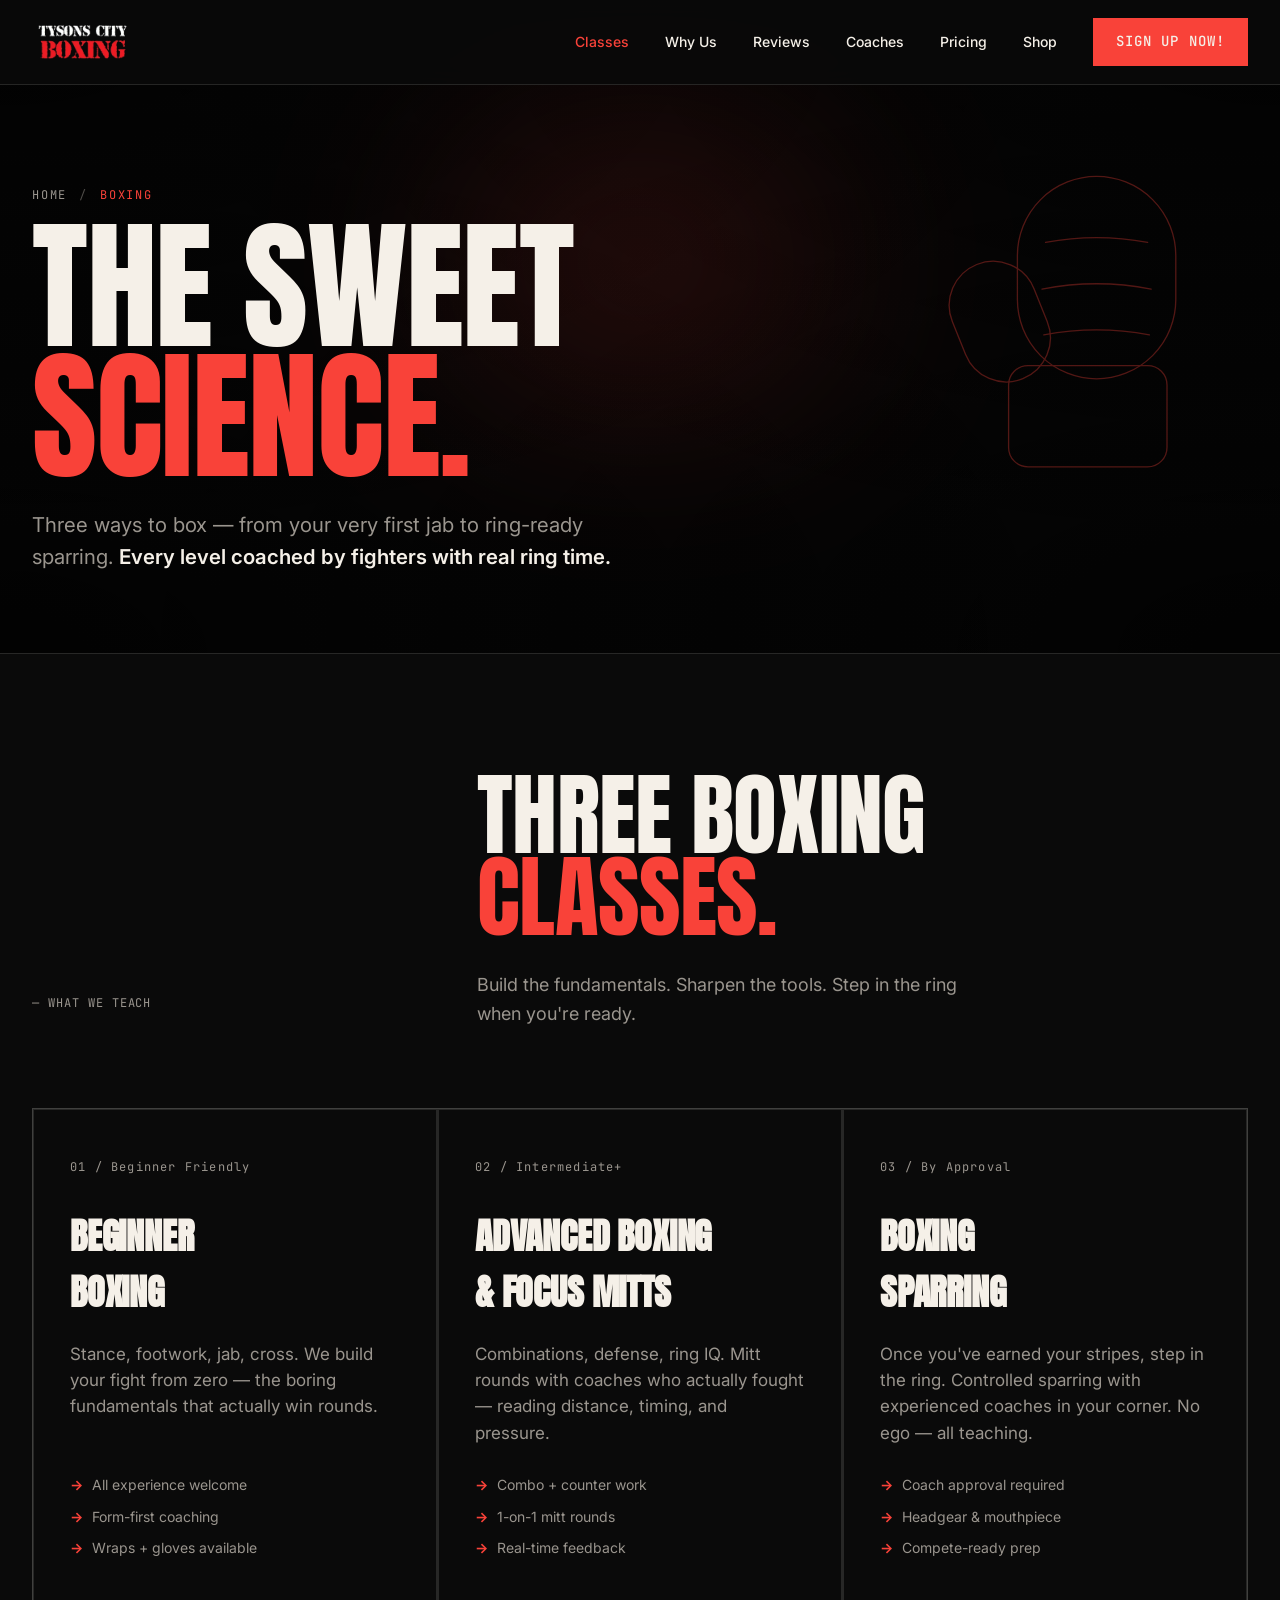
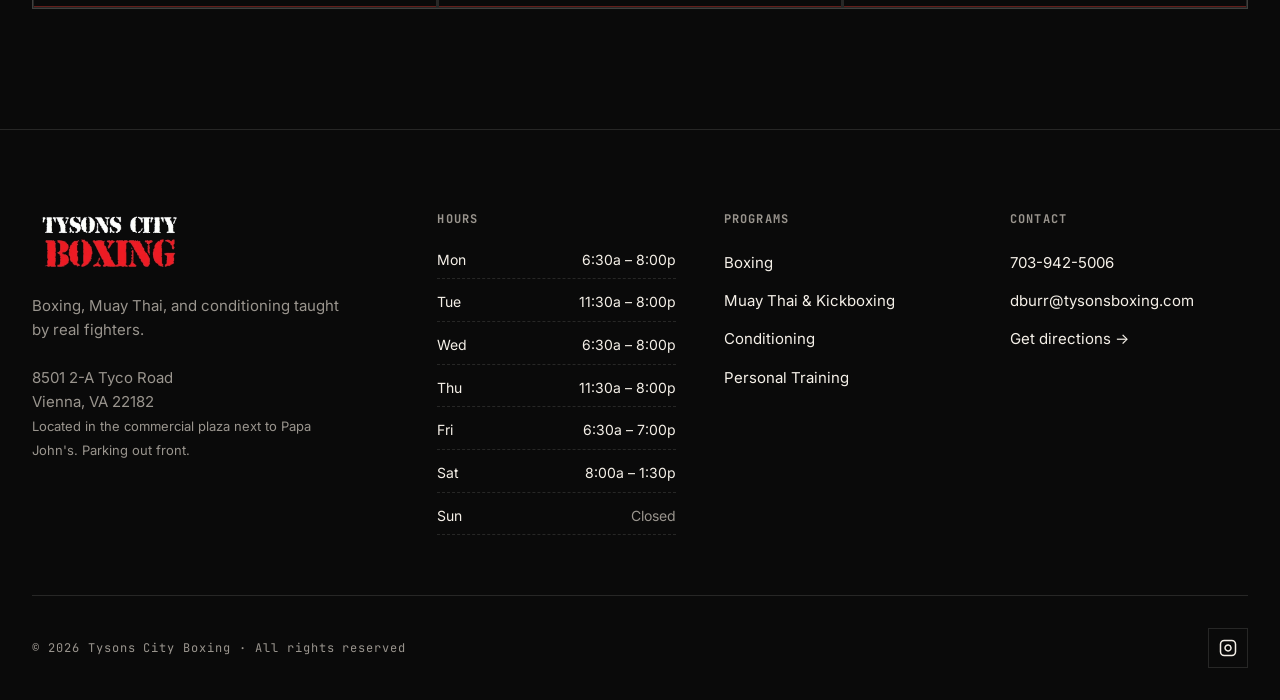
<file: boxing.html>
<!DOCTYPE html>
<html lang="en">
<head>
<meta charset="UTF-8" />
<meta name="viewport" content="width=device-width, initial-scale=1.0" />
<title>Boxing — Tysons City Boxing</title>
<meta name="description" content="Beginner boxing, advanced boxing & focus mitts, and sparring — taught by real fighters in Tysons / Vienna, VA." />
<link rel="preconnect" href="https://fonts.googleapis.com">
<link rel="preconnect" href="https://fonts.gstatic.com" crossorigin>
<link href="https://fonts.googleapis.com/css2?family=Anton&family=Inter:wght@400;500;600;700&family=JetBrains+Mono:wght@400;500&display=swap" rel="stylesheet">
<link rel="stylesheet" href="styles.css">
</head>
<body>

<!-- ========== NAV ========== -->
<nav class="top">
  <div class="nav-inner">
    <a class="logo" href="index.html" aria-label="Tysons City Boxing">
      <span class="logo-mark"></span>
      <span class="logo-word">Tysons City Boxing</span>
    </a>
    <div class="nav-links" id="navLinks">
      <a href="classes.html" class="active">Classes</a>
      <a href="why-us.html">Why Us</a>
      <a href="reviews.html">Reviews</a>
      <a href="coaches.html">Coaches</a>
      <a href="pricing.html">Pricing</a>
      <a href="shop.html">Shop</a>
      <a class="nav-cta" href="https://tysonsboxing.zenplanner.com/zenplanner/portal/sign-up-now.cfm" target="_blank" rel="noopener">SIGN UP NOW!</a>
    </div>
    <button class="menu-btn" id="menuBtn" aria-label="Menu">
      <svg width="24" height="24" viewBox="0 0 24 24" fill="none" stroke="currentColor" stroke-width="2"><path d="M3 6h18M3 12h18M3 18h18"/></svg>
    </button>
  </div>
</nav>


<!-- ========== PAGE HERO ========== -->
<section class="page-hero" id="top">
  <div class="hero-bg"></div>
  <div class="hero-glow"></div>
  <svg class="page-hero-icon" viewBox="0 0 320 380" xmlns="http://www.w3.org/2000/svg" aria-hidden="true">
    <rect x="80" y="20" width="180" height="230" rx="90"/>
    <rect x="10" y="115" width="100" height="140" rx="50" transform="rotate(-22 60 185)"/>
    <rect x="70" y="235" width="180" height="115" rx="22"/>
    <path d="M112 95 Q170 84 228 95"/>
    <path d="M108 148 Q170 136 232 148"/>
    <path d="M110 200 Q170 189 230 200"/>
  </svg>
  <div class="container page-hero-inner">
    <div class="crumb">
      <a href="index.html">Home</a>
      <span class="sep">/</span>
      <span class="here">Boxing</span>
    </div>
    <h1 class="display">The sweet<br><span class="accent">science.</span></h1>
    <p class="lead">Three ways to box — from your very first jab to ring-ready sparring. <strong>Every level coached by fighters with real ring time.</strong></p>
  </div>
</section>

<!-- ========== CLASSES ========== -->
<section class="section">
  <div class="container">
    <div class="section-head">
      <div>
        <div class="label mono">— What We Teach</div>
      </div>
      <div>
        <h2 class="display">Three boxing<br><span class="accent">classes.</span></h2>
        <p class="lead" style="margin-top: 32px;">Build the fundamentals. Sharpen the tools. Step in the ring when you're ready.</p>
      </div>
    </div>
    <div class="services-grid">
      <article class="service">
        <div class="service-num">01 / Beginner Friendly</div>
        <h3>Beginner<br>Boxing</h3>
        <p>Stance, footwork, jab, cross. We build your fight from zero — the boring fundamentals that actually win rounds.</p>
        <ul class="service-bullets">
          <li>All experience welcome</li>
          <li>Form-first coaching</li>
          <li>Wraps + gloves available</li>
        </ul>
      </article>

      <article class="service">
        <div class="service-num">02 / Intermediate+</div>
        <h3>Advanced Boxing<br>&amp; Focus Mitts</h3>
        <p>Combinations, defense, ring IQ. Mitt rounds with coaches who actually fought — reading distance, timing, and pressure.</p>
        <ul class="service-bullets">
          <li>Combo + counter work</li>
          <li>1-on-1 mitt rounds</li>
          <li>Real-time feedback</li>
        </ul>
      </article>

      <article class="service">
        <div class="service-num">03 / By Approval</div>
        <h3>Boxing<br>Sparring</h3>
        <p>Once you've earned your stripes, step in the ring. Controlled sparring with experienced coaches in your corner. No ego — all teaching.</p>
        <ul class="service-bullets">
          <li>Coach approval required</li>
          <li>Headgear &amp; mouthpiece</li>
          <li>Compete-ready prep</li>
        </ul>
      </article>
    </div>
  </div>
</section>

<!-- ========== FOOTER ========== -->
<footer>
  <div class="container">
    <div class="footer-grid">
      <div class="footer-brand">
        <a class="logo" href="index.html">
          <span class="logo-mark"></span>
          </a>
        <p>Boxing, Muay Thai, and conditioning taught by real fighters.<br><br>8501 2-A Tyco Road<br>Vienna, VA 22182<br><span style="color: var(--fg-dim); font-size: 13px;">Located in the commercial plaza next to Papa John's. Parking out front.</span></p>
      </div>
      <div class="footer-col">
        <h5>Hours</h5>
        <ul class="hours-list">
          <li><span>Mon</span><span>6:30a – 8:00p</span></li>
          <li><span>Tue</span><span>11:30a – 8:00p</span></li>
          <li><span>Wed</span><span>6:30a – 8:00p</span></li>
          <li><span>Thu</span><span>11:30a – 8:00p</span></li>
          <li><span>Fri</span><span>6:30a – 7:00p</span></li>
          <li><span>Sat</span><span>8:00a – 1:30p</span></li>
          <li class="closed"><span>Sun</span><span>Closed</span></li>
        </ul>
      </div>
      <div class="footer-col">
        <h5>Programs</h5>
        <ul>
          <li><a href="boxing.html">Boxing</a></li>
          <li><a href="muay-thai.html">Muay Thai &amp; Kickboxing</a></li>
          <li><a href="conditioning.html">Conditioning</a></li>
          <li><a href="personal-training.html">Personal Training</a></li>
        </ul>
      </div>
      <div class="footer-col">
        <h5>Contact</h5>
        <ul>
          <li><a href="tel:7039425006">703-942-5006</a></li>
          <li><a href="mailto:dburr@tysonsboxing.com">dburr@tysonsboxing.com</a></li>
          <li><a href="https://maps.google.com/?q=8501+Tyco+Road+Vienna+VA" target="_blank" rel="noopener">Get directions →</a></li>
        </ul>
      </div>
    </div>
    <div class="footer-bottom">
      <div>© 2026 Tysons City Boxing · All rights reserved</div>
      <div class="social">
        <a href="#" aria-label="Instagram">
          <svg width="18" height="18" viewBox="0 0 24 24" fill="none" stroke="currentColor" stroke-width="2"><rect x="2" y="2" width="20" height="20" rx="5"/><path d="M16 11.37A4 4 0 1 1 12.63 8 4 4 0 0 1 16 11.37z"/><line x1="17.5" y1="6.5" x2="17.51" y2="6.5"/></svg>
        </a>
      </div>
    </div>
  </div>
</footer>

<script src="shared.js"></script>
</body>
</html>
</file>
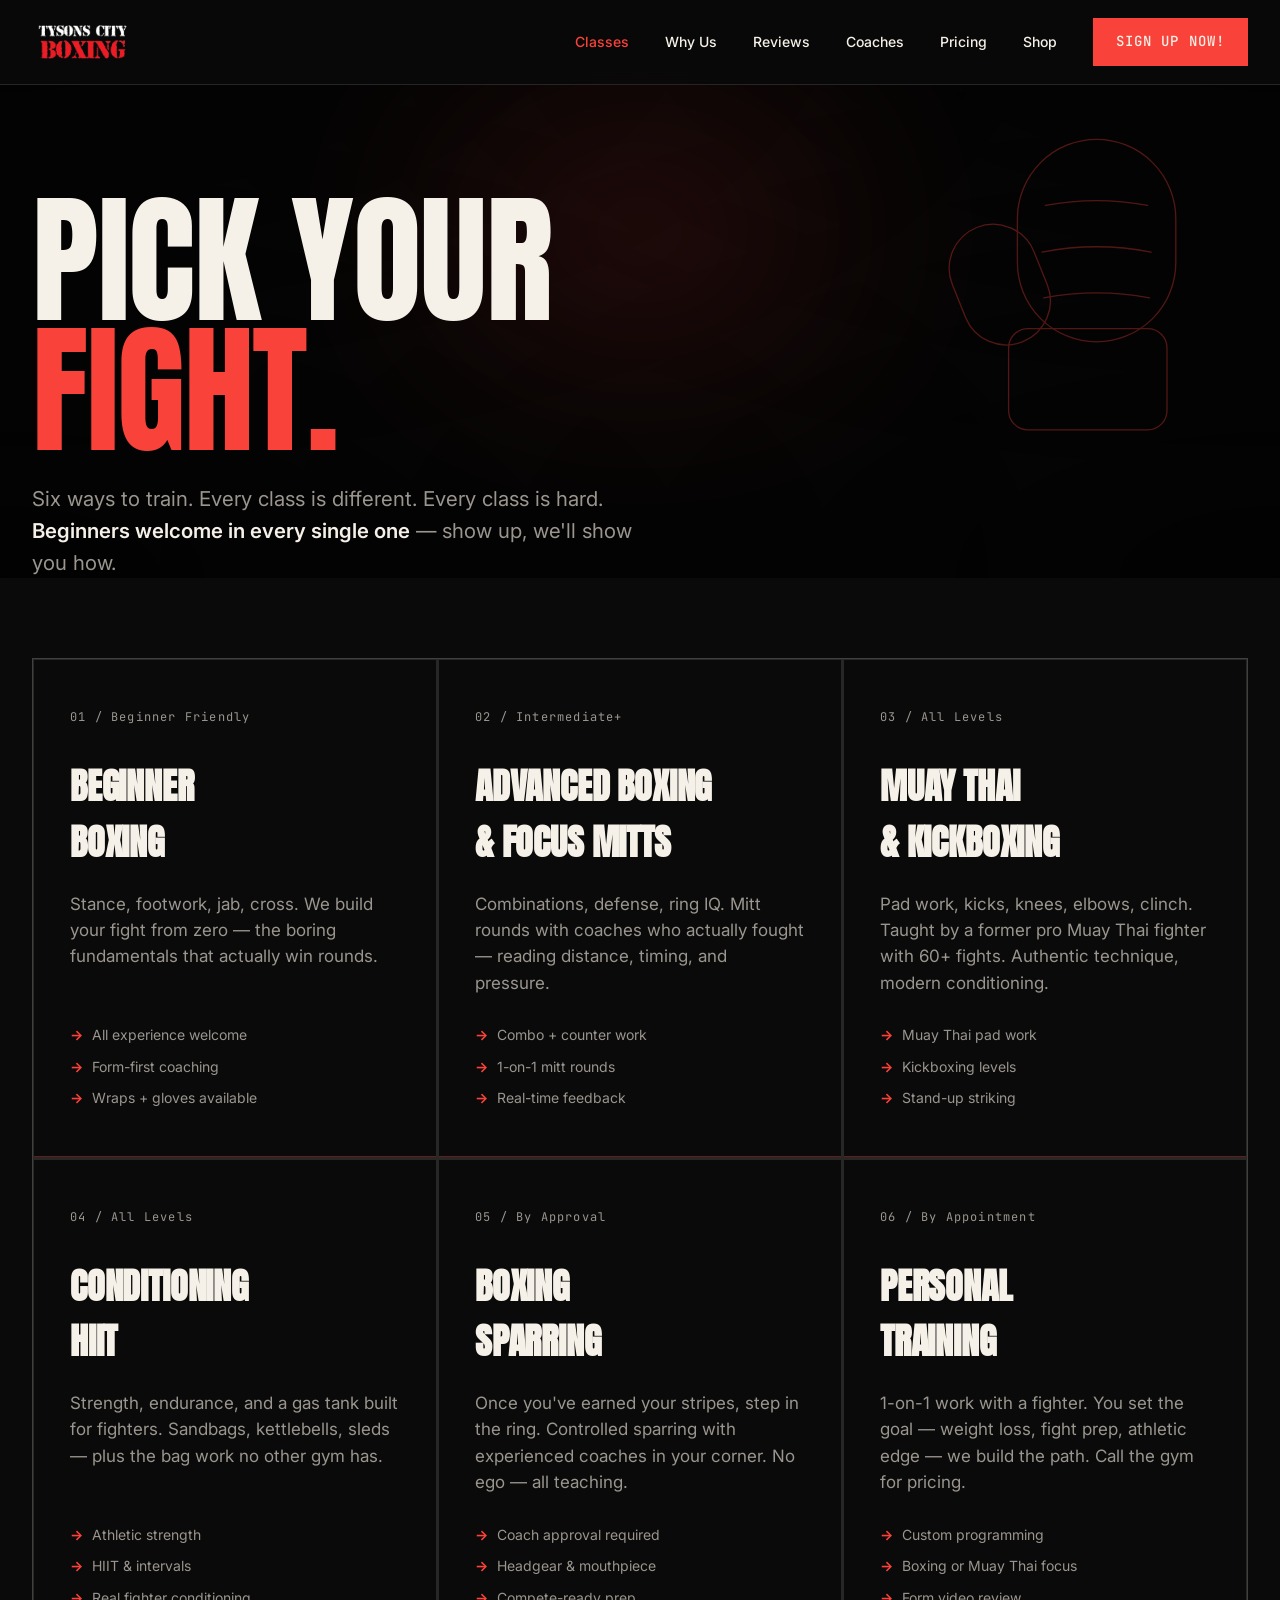
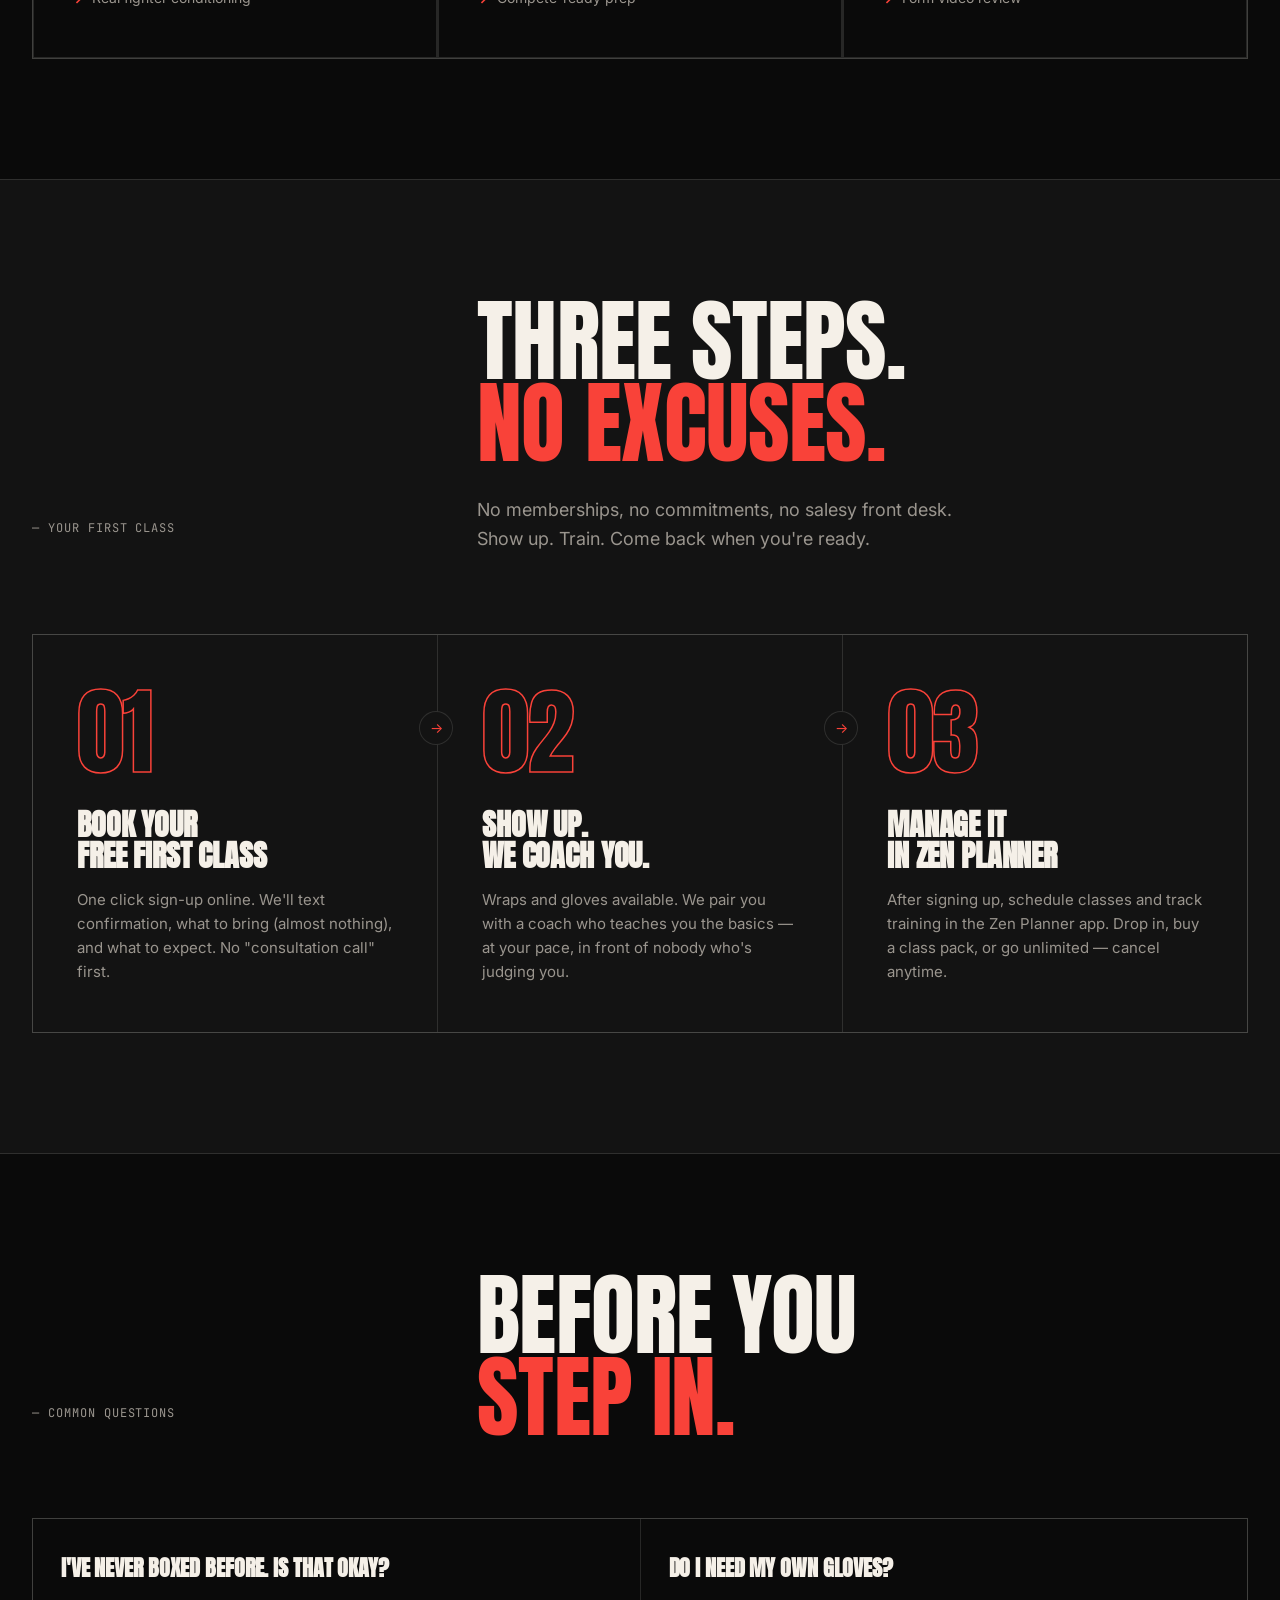
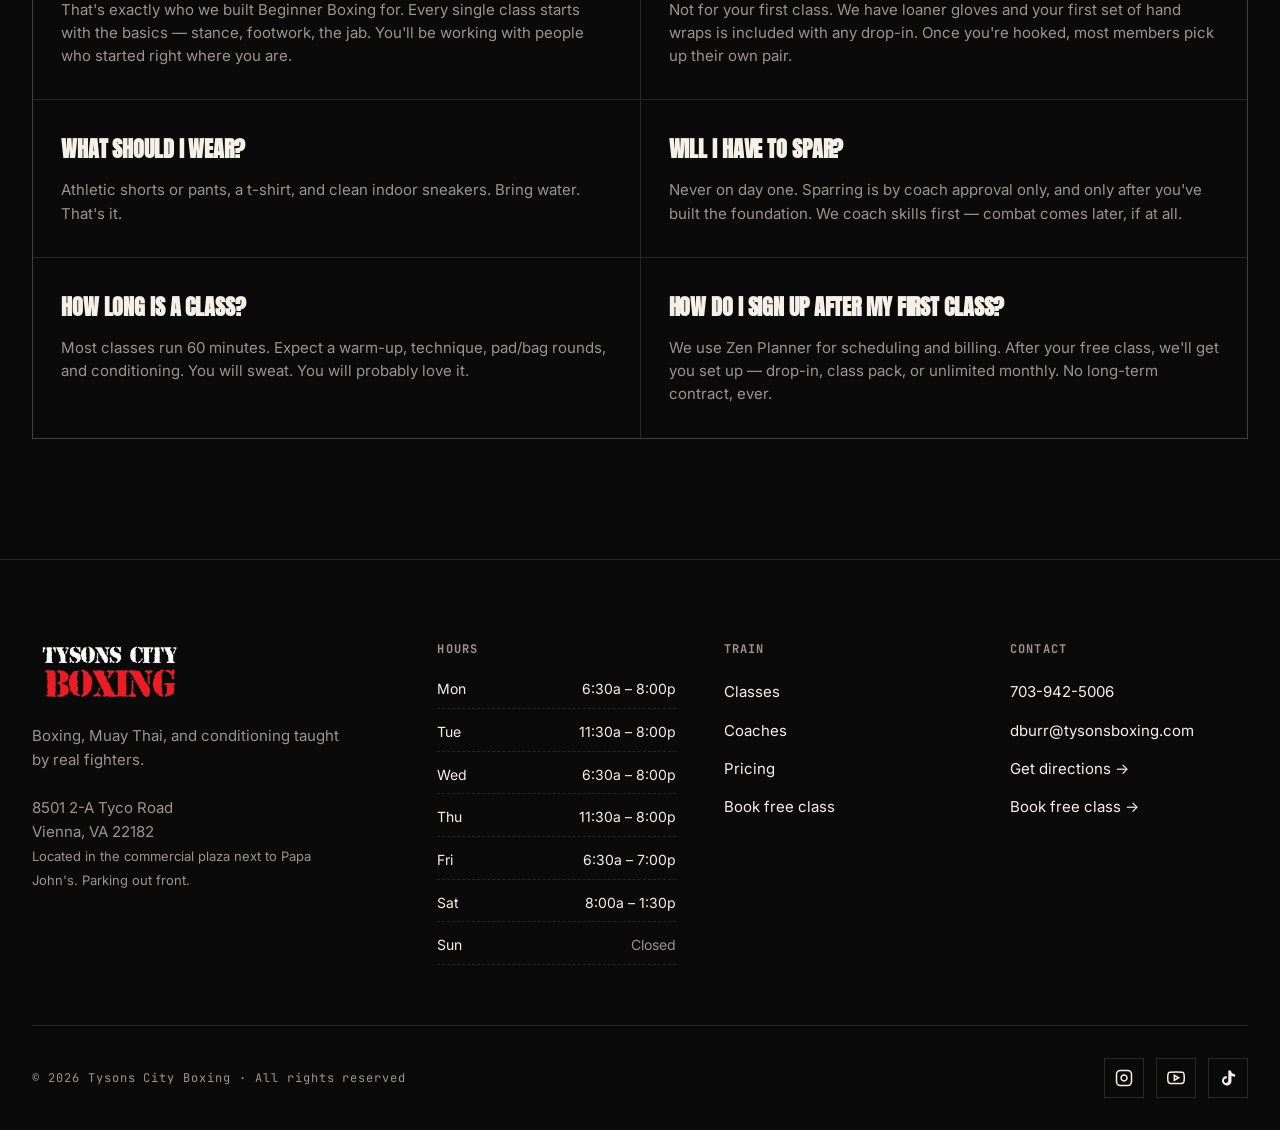
<file: classes.html>
<!DOCTYPE html>
<html lang="en">
<head>
<meta charset="UTF-8" />
<meta name="viewport" content="width=device-width, initial-scale=1.0" />
<title>Classes — Tysons City Boxing</title>
<meta name="description" content="Boxing, Muay Thai, conditioning, sparring and personal training in Tysons / Vienna, VA. Pick your fight." />
<link rel="preconnect" href="https://fonts.googleapis.com">
<link rel="preconnect" href="https://fonts.gstatic.com" crossorigin>
<link href="https://fonts.googleapis.com/css2?family=Anton&family=Inter:wght@400;500;600;700&family=JetBrains+Mono:wght@400;500&display=swap" rel="stylesheet">
<link rel="stylesheet" href="styles.css">
</head>
<body>

<!-- ========== NAV ========== -->
<nav class="top">
  <div class="nav-inner">
    <a class="logo" href="index.html" aria-label="Tysons City Boxing">
      <span class="logo-mark"></span>
      <span class="logo-word">Tysons City Boxing</span>
    </a>
    <div class="nav-links" id="navLinks">
      <a href="classes.html" class="active">Classes</a>
      <a href="why-us.html">Why Us</a>
      <a href="reviews.html">Reviews</a>
      <a href="coaches.html">Coaches</a>
      <a href="pricing.html">Pricing</a>
      <a href="shop.html">Shop</a>
      <a class="nav-cta" href="https://tysonsboxing.zenplanner.com/zenplanner/portal/sign-up-now.cfm" target="_blank" rel="noopener">SIGN UP NOW!</a>
    </div>
    <button class="menu-btn" id="menuBtn" aria-label="Menu">
      <svg width="24" height="24" viewBox="0 0 24 24" fill="none" stroke="currentColor" stroke-width="2"><path d="M3 6h18M3 12h18M3 18h18"/></svg>
    </button>
  </div>
</nav>

<!-- ========== PAGE HERO + CLASSES GRID ========== -->
<section class="page-hero" id="top" style="padding-bottom: 0; border-bottom: none;">
  <div class="hero-bg"></div>
  <div class="hero-glow"></div>
  <svg class="page-hero-icon" viewBox="0 0 320 380" xmlns="http://www.w3.org/2000/svg" aria-hidden="true">
    <rect x="80" y="20" width="180" height="230" rx="90"/>
    <rect x="10" y="115" width="100" height="140" rx="50" transform="rotate(-22 60 185)"/>
    <rect x="70" y="235" width="180" height="115" rx="22"/>
    <path d="M112 95 Q170 84 228 95"/>
    <path d="M108 148 Q170 136 232 148"/>
    <path d="M110 200 Q170 189 230 200"/>
  </svg>
  <div class="container page-hero-inner">
    <h1 class="display">Pick your<br><span class="accent">fight.</span></h1>
    <p class="lead">Six ways to train. Every class is different. Every class is hard. <strong>Beginners welcome in every single one</strong> — show up, we'll show you how.</p>
  </div>
</section>

<section class="section" id="classes" style="padding-top: 80px;">
  <div class="container">
    <div class="services-grid">
      <article class="service">
        <div class="service-num">01 / Beginner Friendly</div>
        <h3>Beginner<br>Boxing</h3>
        <p>Stance, footwork, jab, cross. We build your fight from zero — the boring fundamentals that actually win rounds.</p>
        <ul class="service-bullets">
          <li>All experience welcome</li>
          <li>Form-first coaching</li>
          <li>Wraps + gloves available</li>
        </ul>
      </article>

      <article class="service">
        <div class="service-num">02 / Intermediate+</div>
        <h3>Advanced Boxing<br>&amp; Focus Mitts</h3>
        <p>Combinations, defense, ring IQ. Mitt rounds with coaches who actually fought — reading distance, timing, and pressure.</p>
        <ul class="service-bullets">
          <li>Combo + counter work</li>
          <li>1-on-1 mitt rounds</li>
          <li>Real-time feedback</li>
        </ul>
      </article>

      <article class="service">
        <div class="service-num">03 / All Levels</div>
        <h3>Muay Thai<br>&amp; Kickboxing</h3>
        <p>Pad work, kicks, knees, elbows, clinch. Taught by a former pro Muay Thai fighter with 60+ fights. Authentic technique, modern conditioning.</p>
        <ul class="service-bullets">
          <li>Muay Thai pad work</li>
          <li>Kickboxing levels</li>
          <li>Stand-up striking</li>
        </ul>
      </article>

      <article class="service">
        <div class="service-num">04 / All Levels</div>
        <h3>Conditioning<br>HIIT</h3>
        <p>Strength, endurance, and a gas tank built for fighters. Sandbags, kettlebells, sleds — plus the bag work no other gym has.</p>
        <ul class="service-bullets">
          <li>Athletic strength</li>
          <li>HIIT &amp; intervals</li>
          <li>Real fighter conditioning</li>
        </ul>
      </article>

      <article class="service">
        <div class="service-num">05 / By Approval</div>
        <h3>Boxing<br>Sparring</h3>
        <p>Once you've earned your stripes, step in the ring. Controlled sparring with experienced coaches in your corner. No ego — all teaching.</p>
        <ul class="service-bullets">
          <li>Coach approval required</li>
          <li>Headgear &amp; mouthpiece</li>
          <li>Compete-ready prep</li>
        </ul>
      </article>

      <article class="service">
        <div class="service-num">06 / By Appointment</div>
        <h3>Personal<br>Training</h3>
        <p>1-on-1 work with a fighter. You set the goal — weight loss, fight prep, athletic edge — we build the path. Call the gym for pricing.</p>
        <ul class="service-bullets">
          <li>Custom programming</li>
          <li>Boxing or Muay Thai focus</li>
          <li>Form video review</li>
        </ul>
      </article>
    </div>
  </div>
</section>

<!-- ========== WHAT TO BRING ========== -->
<section class="how" id="bring">
  <div class="container">
    <div class="section-head">
      <div>
        <div class="label mono">— Your First Class</div>
      </div>
      <div>
        <h2 class="display">Three steps.<br><span class="accent">No excuses.</span></h2>
        <p class="lead" style="margin-top: 32px;">No memberships, no commitments, no salesy front desk. Show up. Train. Come back when you're ready.</p>
      </div>
    </div>
    <div class="steps">
      <div class="step">
        <h3>Book your<br>free first class</h3>
        <p>One click sign-up online. We'll text confirmation, what to bring (almost nothing), and what to expect. No "consultation call" first.</p>
      </div>
      <div class="step">
        <h3>Show up.<br>We coach you.</h3>
        <p>Wraps and gloves available. We pair you with a coach who teaches you the basics — at your pace, in front of nobody who's judging you.</p>
      </div>
      <div class="step">
        <h3>Manage it<br>in Zen Planner</h3>
        <p>After signing up, schedule classes and track training in the Zen Planner app. Drop in, buy a class pack, or go unlimited — cancel anytime.</p>
      </div>
    </div>
  </div>
</section>

<!-- ========== FAQ ========== -->
<section class="section" id="faq">
  <div class="container">
    <div class="section-head">
      <div>
        <div class="label mono">— Common Questions</div>
      </div>
      <div>
        <h2 class="display">Before you<br><span class="accent">step in.</span></h2>
      </div>
    </div>

    <div class="faq-grid">
      <div class="faq-item">
        <h4>I've never boxed before. Is that okay?</h4>
        <p>That's exactly who we built Beginner Boxing for. Every single class starts with the basics — stance, footwork, the jab. You'll be working with people who started right where you are.</p>
      </div>
      <div class="faq-item">
        <h4>Do I need my own gloves?</h4>
        <p>Not for your first class. We have loaner gloves and your first set of hand wraps is included with any drop-in. Once you're hooked, most members pick up their own pair.</p>
      </div>
      <div class="faq-item">
        <h4>What should I wear?</h4>
        <p>Athletic shorts or pants, a t-shirt, and clean indoor sneakers. Bring water. That's it.</p>
      </div>
      <div class="faq-item">
        <h4>Will I have to spar?</h4>
        <p>Never on day one. Sparring is by coach approval only, and only after you've built the foundation. We coach skills first — combat comes later, if at all.</p>
      </div>
      <div class="faq-item">
        <h4>How long is a class?</h4>
        <p>Most classes run 60 minutes. Expect a warm-up, technique, pad/bag rounds, and conditioning. You will sweat. You will probably love it.</p>
      </div>
      <div class="faq-item">
        <h4>How do I sign up after my first class?</h4>
        <p>We use Zen Planner for scheduling and billing. After your free class, we'll get you set up — drop-in, class pack, or unlimited monthly. No long-term contract, ever.</p>
      </div>
    </div>
  </div>
</section>

<!-- ========== FOOTER ========== -->
<footer>
  <div class="container">
    <div class="footer-grid">
      <div class="footer-brand">
        <a class="logo" href="index.html">
          <span class="logo-mark"></span>
          </a>
        <p>Boxing, Muay Thai, and conditioning taught by real fighters.<br><br>8501 2-A Tyco Road<br>Vienna, VA 22182<br><span style="color: var(--fg-dim); font-size: 13px;">Located in the commercial plaza next to Papa John's. Parking out front.</span></p>
      </div>
      <div class="footer-col">
        <h5>Hours</h5>
        <ul class="hours-list">
          <li><span>Mon</span><span>6:30a – 8:00p</span></li>
          <li><span>Tue</span><span>11:30a – 8:00p</span></li>
          <li><span>Wed</span><span>6:30a – 8:00p</span></li>
          <li><span>Thu</span><span>11:30a – 8:00p</span></li>
          <li><span>Fri</span><span>6:30a – 7:00p</span></li>
          <li><span>Sat</span><span>8:00a – 1:30p</span></li>
          <li class="closed"><span>Sun</span><span>Closed</span></li>
        </ul>
      </div>
      <div class="footer-col">
        <h5>Train</h5>
        <ul>
          <li><a href="classes.html">Classes</a></li>
          <li><a href="coaches.html">Coaches</a></li>
          <li><a href="pricing.html">Pricing</a></li>
          <li><a href="index.html#book">Book free class</a></li>
        </ul>
      </div>
      <div class="footer-col">
        <h5>Contact</h5>
        <ul>
          <li><a href="tel:7039425006">703-942-5006</a></li>
          <li><a href="mailto:dburr@tysonsboxing.com">dburr@tysonsboxing.com</a></li>
          <li><a href="https://maps.google.com/?q=8501+Tyco+Road+Vienna+VA" target="_blank" rel="noopener">Get directions →</a></li>
          <li><a href="index.html#book">Book free class →</a></li>
        </ul>
      </div>
    </div>
    <div class="footer-bottom">
      <div>© 2026 Tysons City Boxing · All rights reserved</div>
      <div class="social">
        <a href="#" aria-label="Instagram">
          <svg width="18" height="18" viewBox="0 0 24 24" fill="none" stroke="currentColor" stroke-width="2"><rect x="2" y="2" width="20" height="20" rx="5"/><path d="M16 11.37A4 4 0 1 1 12.63 8 4 4 0 0 1 16 11.37z"/><line x1="17.5" y1="6.5" x2="17.51" y2="6.5"/></svg>
        </a>
        <a href="#" aria-label="YouTube">
          <svg width="18" height="18" viewBox="0 0 24 24" fill="none" stroke="currentColor" stroke-width="2"><path d="M22.54 6.42a2.78 2.78 0 0 0-1.94-2C18.88 4 12 4 12 4s-6.88 0-8.6.46a2.78 2.78 0 0 0-1.94 2A29 29 0 0 0 1 11.75a29 29 0 0 0 .46 5.33A2.78 2.78 0 0 0 3.4 19c1.72.46 8.6.46 8.6.46s6.88 0 8.6-.46a2.78 2.78 0 0 0 1.94-2 29 29 0 0 0 .46-5.25 29 29 0 0 0-.46-5.33z"/><polygon points="9.75 15.02 15.5 11.75 9.75 8.48 9.75 15.02"/></svg>
        </a>
        <a href="#" aria-label="TikTok">
          <svg width="18" height="18" viewBox="0 0 24 24" fill="currentColor"><path d="M19.59 6.69a4.83 4.83 0 0 1-3.77-4.25V2h-3.45v13.67a2.89 2.89 0 0 1-5.2 1.74 2.89 2.89 0 0 1 2.31-4.64 2.93 2.93 0 0 1 .88.13V9.4a6.84 6.84 0 0 0-1-.05A6.33 6.33 0 0 0 5.8 20.1a6.34 6.34 0 0 0 10.86-4.43V8.84a8.16 8.16 0 0 0 4.77 1.52V6.93a4.85 4.85 0 0 1-1.84-.24z"/></svg>
        </a>
      </div>
    </div>
  </div>
</footer>

<script src="shared.js"></script>
</body>
</html>
</file>
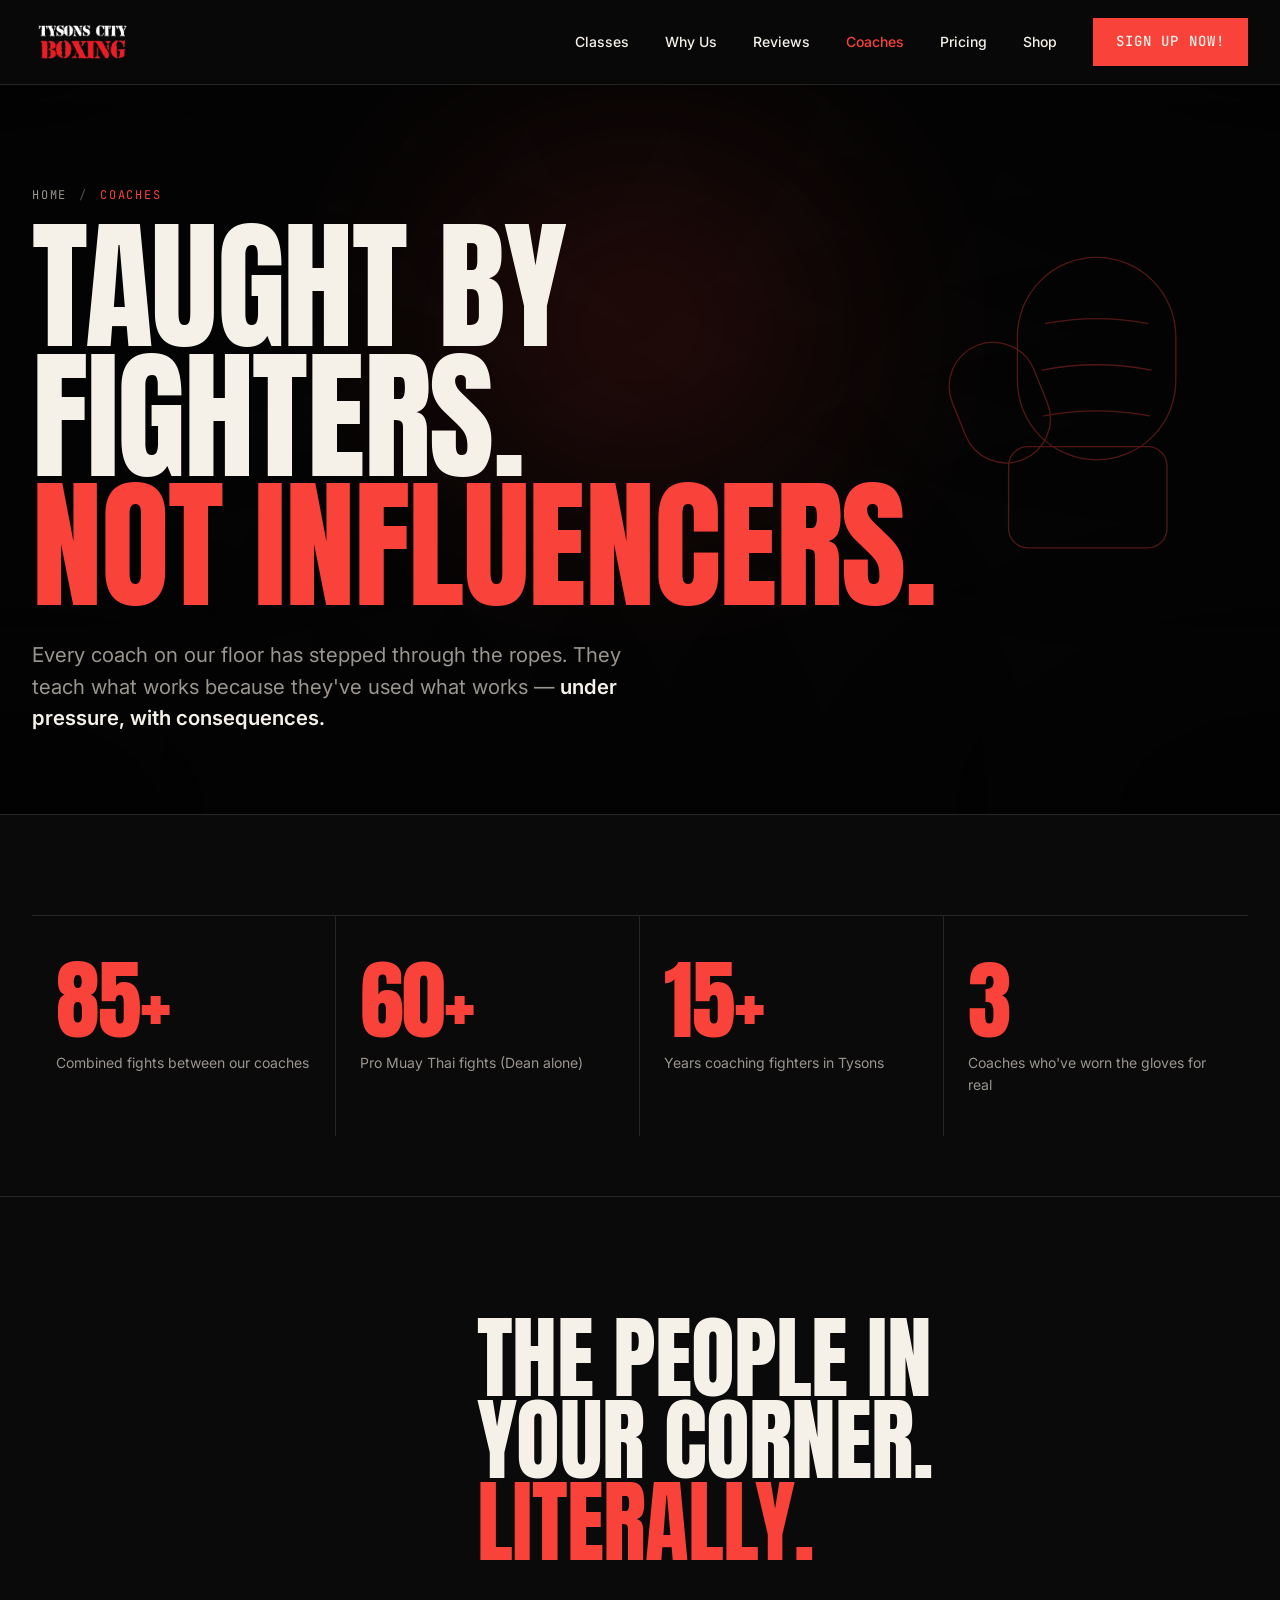
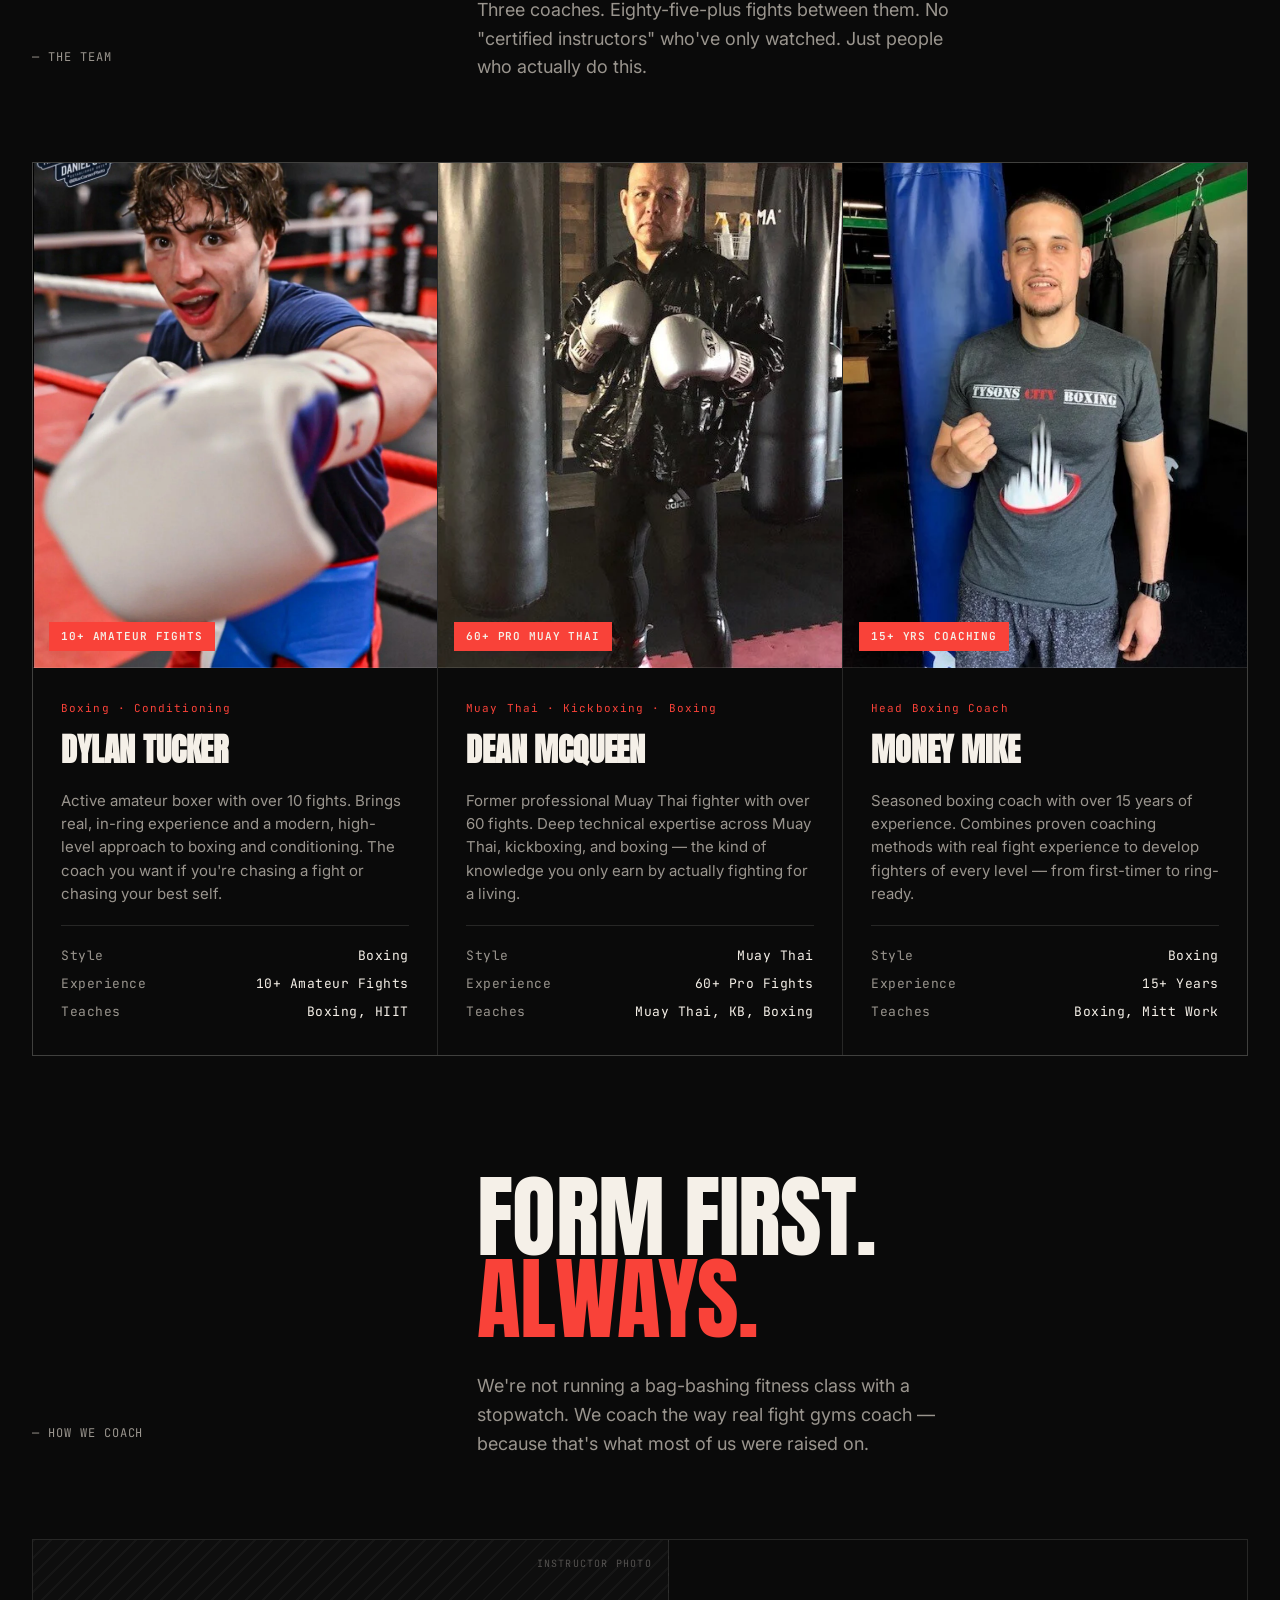
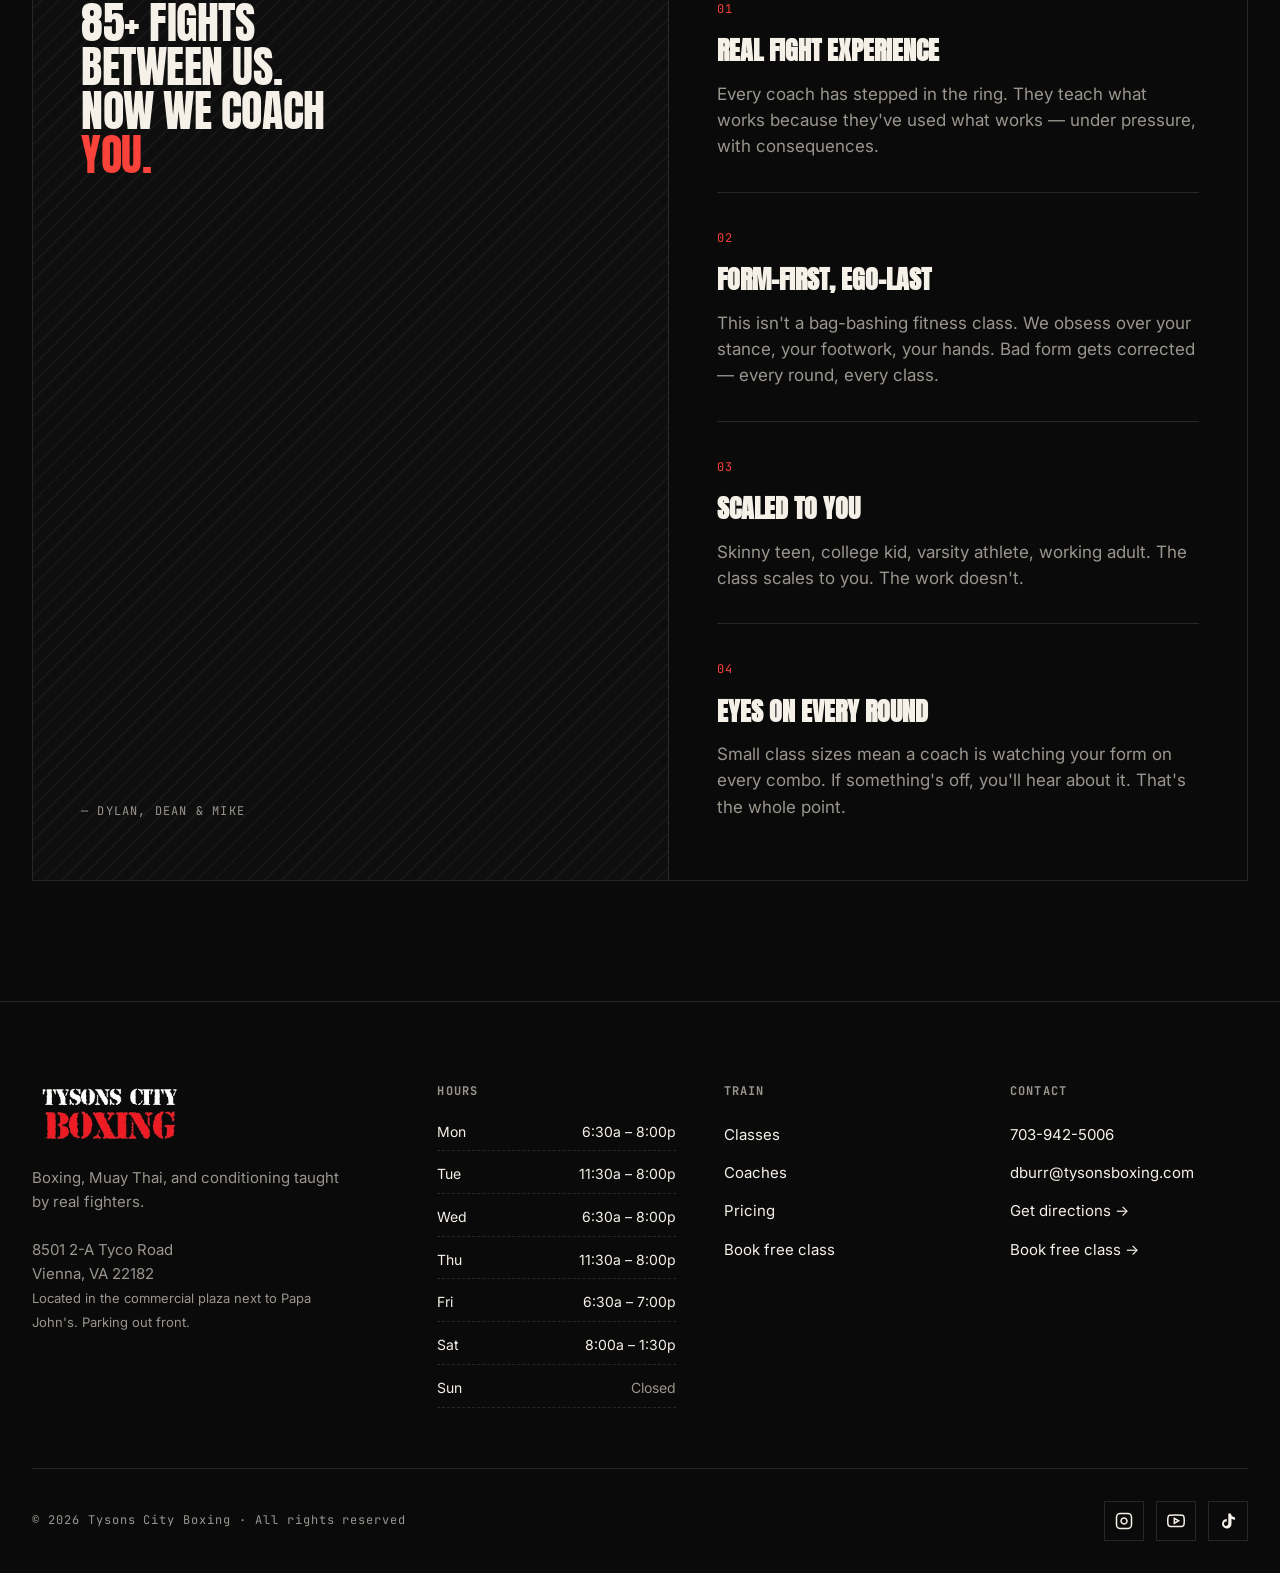
<file: coaches.html>
<!DOCTYPE html>
<html lang="en">
<head>
<meta charset="UTF-8" />
<meta name="viewport" content="width=device-width, initial-scale=1.0" />
<title>Coaches — Tysons City Boxing</title>
<meta name="description" content="Meet the coaches at Tysons City Boxing — fighters with 85+ combined pro and amateur fights." />
<link rel="preconnect" href="https://fonts.googleapis.com">
<link rel="preconnect" href="https://fonts.gstatic.com" crossorigin>
<link href="https://fonts.googleapis.com/css2?family=Anton&family=Inter:wght@400;500;600;700&family=JetBrains+Mono:wght@400;500&display=swap" rel="stylesheet">
<link rel="stylesheet" href="styles.css">
</head>
<body>

<!-- ========== NAV ========== -->
<nav class="top">
  <div class="nav-inner">
    <a class="logo" href="index.html" aria-label="Tysons City Boxing">
      <span class="logo-mark"></span>
      <span class="logo-word">Tysons City Boxing</span>
    </a>
    <div class="nav-links" id="navLinks">
      <a href="classes.html">Classes</a>
      <a href="why-us.html">Why Us</a>
      <a href="reviews.html">Reviews</a>
      <a href="coaches.html" class="active">Coaches</a>
      <a href="pricing.html">Pricing</a>
      <a href="shop.html">Shop</a>
      <a class="nav-cta" href="https://tysonsboxing.zenplanner.com/zenplanner/portal/sign-up-now.cfm" target="_blank" rel="noopener">SIGN UP NOW!</a>
    </div>
    <button class="menu-btn" id="menuBtn" aria-label="Menu">
      <svg width="24" height="24" viewBox="0 0 24 24" fill="none" stroke="currentColor" stroke-width="2"><path d="M3 6h18M3 12h18M3 18h18"/></svg>
    </button>
  </div>
</nav>

<!-- ========== PAGE HERO ========== -->
<section class="page-hero" id="top">
  <div class="hero-bg"></div>
  <div class="hero-glow"></div>
  <svg class="page-hero-icon" viewBox="0 0 320 380" xmlns="http://www.w3.org/2000/svg" aria-hidden="true">
    <rect x="80" y="20" width="180" height="230" rx="90"/>
    <rect x="10" y="115" width="100" height="140" rx="50" transform="rotate(-22 60 185)"/>
    <rect x="70" y="235" width="180" height="115" rx="22"/>
    <path d="M112 95 Q170 84 228 95"/>
    <path d="M108 148 Q170 136 232 148"/>
    <path d="M110 200 Q170 189 230 200"/>
  </svg>
  <div class="container page-hero-inner">
    <div class="crumb">
      <a href="index.html">Home</a>
      <span class="sep">/</span>
      <span class="here">Coaches</span>
    </div>
    <h1 class="display">Taught by<br>fighters.<br><span class="accent">Not influencers.</span></h1>
    <p class="lead">Every coach on our floor has stepped through the ropes. They teach what works because they've used what works — <strong>under pressure, with consequences.</strong></p>
  </div>
</section>

<!-- ========== STATS ========== -->
<section class="stats">
  <div class="container">
    <div class="stats-grid">
      <div class="stat">
        <div class="num display"><span class="accent">85+</span></div>
        <div class="label">Combined fights between our coaches</div>
      </div>
      <div class="stat">
        <div class="num display"><span class="accent">60+</span></div>
        <div class="label">Pro Muay Thai fights (Dean alone)</div>
      </div>
      <div class="stat">
        <div class="num display"><span class="accent">15+</span></div>
        <div class="label">Years coaching fighters in Tysons</div>
      </div>
      <div class="stat">
        <div class="num display"><span class="accent">3</span></div>
        <div class="label">Coaches who've worn the gloves for real</div>
      </div>
    </div>
  </div>
</section>

<!-- ========== COACHES ========== -->
<section class="section" id="coaches">
  <div class="container">
    <div class="section-head">
      <div>
        <div class="label mono">— The Team</div>
      </div>
      <div>
        <h2 class="display">The people in<br>your corner.<br><span class="accent">Literally.</span></h2>
        <p class="lead" style="margin-top: 32px;">Three coaches. Eighty-five-plus fights between them. No "certified instructors" who've only watched. Just people who actually do this.</p>
      </div>
    </div>

    <div class="coaches-grid">
      <article class="coach">
        <div class="coach-photo" data-img style="--img: url('images/coach-dylan.webp')">
          <div class="badge">10+ Amateur Fights</div>
        </div>
        <div class="coach-info">
          <div class="role">Boxing · Conditioning</div>
          <h3>Dylan Tucker</h3>
          <p>Active amateur boxer with over 10 fights. Brings real, in-ring experience and a modern, high-level approach to boxing and conditioning. The coach you want if you're chasing a fight or chasing your best self.</p>
          <ul class="coach-meta">
            <li><span>Style</span><span>Boxing</span></li>
            <li><span>Experience</span><span>10+ Amateur Fights</span></li>
            <li><span>Teaches</span><span>Boxing, HIIT</span></li>
          </ul>
        </div>
      </article>
      <article class="coach">
        <div class="coach-photo" data-img style="--img: url('images/coach-dean.webp')">
          <div class="badge">60+ Pro Muay Thai</div>
        </div>
        <div class="coach-info">
          <div class="role">Muay Thai · Kickboxing · Boxing</div>
          <h3>Dean McQueen</h3>
          <p>Former professional Muay Thai fighter with over 60 fights. Deep technical expertise across Muay Thai, kickboxing, and boxing — the kind of knowledge you only earn by actually fighting for a living.</p>
          <ul class="coach-meta">
            <li><span>Style</span><span>Muay Thai</span></li>
            <li><span>Experience</span><span>60+ Pro Fights</span></li>
            <li><span>Teaches</span><span>Muay Thai, KB, Boxing</span></li>
          </ul>
        </div>
      </article>
      <article class="coach">
        <div class="coach-photo" data-img style="--img: url('images/coach-mike.webp')">
          <div class="badge">15+ Yrs Coaching</div>
        </div>
        <div class="coach-info">
          <div class="role">Head Boxing Coach</div>
          <h3>Money Mike</h3>
          <p>Seasoned boxing coach with over 15 years of experience. Combines proven coaching methods with real fight experience to develop fighters of every level — from first-timer to ring-ready.</p>
          <ul class="coach-meta">
            <li><span>Style</span><span>Boxing</span></li>
            <li><span>Experience</span><span>15+ Years</span></li>
            <li><span>Teaches</span><span>Boxing, Mitt Work</span></li>
          </ul>
        </div>
      </article>
    </div>
  </div>
</section>

<!-- ========== COACHING PHILOSOPHY ========== -->
<section class="section" style="padding-top: 0;" id="philosophy">
  <div class="container">
    <div class="section-head">
      <div>
        <div class="label mono">— How We Coach</div>
      </div>
      <div>
        <h2 class="display">Form first.<br><span class="accent">Always.</span></h2>
        <p class="lead" style="margin-top: 32px;">We're not running a bag-bashing fitness class with a stopwatch. We coach the way real fight gyms coach — because that's what most of us were raised on.</p>
      </div>
    </div>

    <div class="why">
      <div class="why-left">
        <div class="quote display">
          85+ fights<br>between us.<br>Now we coach<br><span class="accent">you.</span>
        </div>
        <div class="attribution">— Dylan, Dean &amp; Mike</div>
      </div>
      <div class="why-right">
        <div class="why-item">
          <div class="num mono">01</div>
          <h4>Real fight experience</h4>
          <p>Every coach has stepped in the ring. They teach what works because they've used what works — under pressure, with consequences.</p>
        </div>
        <div class="why-item">
          <div class="num mono">02</div>
          <h4>Form-first, ego-last</h4>
          <p>This isn't a bag-bashing fitness class. We obsess over your stance, your footwork, your hands. Bad form gets corrected — every round, every class.</p>
        </div>
        <div class="why-item">
          <div class="num mono">03</div>
          <h4>Scaled to you</h4>
          <p>Skinny teen, college kid, varsity athlete, working adult. The class scales to you. The work doesn't.</p>
        </div>
        <div class="why-item">
          <div class="num mono">04</div>
          <h4>Eyes on every round</h4>
          <p>Small class sizes mean a coach is watching your form on every combo. If something's off, you'll hear about it. That's the whole point.</p>
        </div>
      </div>
    </div>
  </div>
</section>

<!-- ========== FOOTER ========== -->
<footer>
  <div class="container">
    <div class="footer-grid">
      <div class="footer-brand">
        <a class="logo" href="index.html">
          <span class="logo-mark"></span>
          </a>
        <p>Boxing, Muay Thai, and conditioning taught by real fighters.<br><br>8501 2-A Tyco Road<br>Vienna, VA 22182<br><span style="color: var(--fg-dim); font-size: 13px;">Located in the commercial plaza next to Papa John's. Parking out front.</span></p>
      </div>
      <div class="footer-col">
        <h5>Hours</h5>
        <ul class="hours-list">
          <li><span>Mon</span><span>6:30a – 8:00p</span></li>
          <li><span>Tue</span><span>11:30a – 8:00p</span></li>
          <li><span>Wed</span><span>6:30a – 8:00p</span></li>
          <li><span>Thu</span><span>11:30a – 8:00p</span></li>
          <li><span>Fri</span><span>6:30a – 7:00p</span></li>
          <li><span>Sat</span><span>8:00a – 1:30p</span></li>
          <li class="closed"><span>Sun</span><span>Closed</span></li>
        </ul>
      </div>
      <div class="footer-col">
        <h5>Train</h5>
        <ul>
          <li><a href="classes.html">Classes</a></li>
          <li><a href="coaches.html">Coaches</a></li>
          <li><a href="pricing.html">Pricing</a></li>
          <li><a href="index.html#book">Book free class</a></li>
        </ul>
      </div>
      <div class="footer-col">
        <h5>Contact</h5>
        <ul>
          <li><a href="tel:7039425006">703-942-5006</a></li>
          <li><a href="mailto:dburr@tysonsboxing.com">dburr@tysonsboxing.com</a></li>
          <li><a href="https://maps.google.com/?q=8501+Tyco+Road+Vienna+VA" target="_blank" rel="noopener">Get directions →</a></li>
          <li><a href="index.html#book">Book free class →</a></li>
        </ul>
      </div>
    </div>
    <div class="footer-bottom">
      <div>© 2026 Tysons City Boxing · All rights reserved</div>
      <div class="social">
        <a href="#" aria-label="Instagram">
          <svg width="18" height="18" viewBox="0 0 24 24" fill="none" stroke="currentColor" stroke-width="2"><rect x="2" y="2" width="20" height="20" rx="5"/><path d="M16 11.37A4 4 0 1 1 12.63 8 4 4 0 0 1 16 11.37z"/><line x1="17.5" y1="6.5" x2="17.51" y2="6.5"/></svg>
        </a>
        <a href="#" aria-label="YouTube">
          <svg width="18" height="18" viewBox="0 0 24 24" fill="none" stroke="currentColor" stroke-width="2"><path d="M22.54 6.42a2.78 2.78 0 0 0-1.94-2C18.88 4 12 4 12 4s-6.88 0-8.6.46a2.78 2.78 0 0 0-1.94 2A29 29 0 0 0 1 11.75a29 29 0 0 0 .46 5.33A2.78 2.78 0 0 0 3.4 19c1.72.46 8.6.46 8.6.46s6.88 0 8.6-.46a2.78 2.78 0 0 0 1.94-2 29 29 0 0 0 .46-5.25 29 29 0 0 0-.46-5.33z"/><polygon points="9.75 15.02 15.5 11.75 9.75 8.48 9.75 15.02"/></svg>
        </a>
        <a href="#" aria-label="TikTok">
          <svg width="18" height="18" viewBox="0 0 24 24" fill="currentColor"><path d="M19.59 6.69a4.83 4.83 0 0 1-3.77-4.25V2h-3.45v13.67a2.89 2.89 0 0 1-5.2 1.74 2.89 2.89 0 0 1 2.31-4.64 2.93 2.93 0 0 1 .88.13V9.4a6.84 6.84 0 0 0-1-.05A6.33 6.33 0 0 0 5.8 20.1a6.34 6.34 0 0 0 10.86-4.43V8.84a8.16 8.16 0 0 0 4.77 1.52V6.93a4.85 4.85 0 0 1-1.84-.24z"/></svg>
        </a>
      </div>
    </div>
  </div>
</footer>

<script src="shared.js"></script>
</body>
</html>
</file>
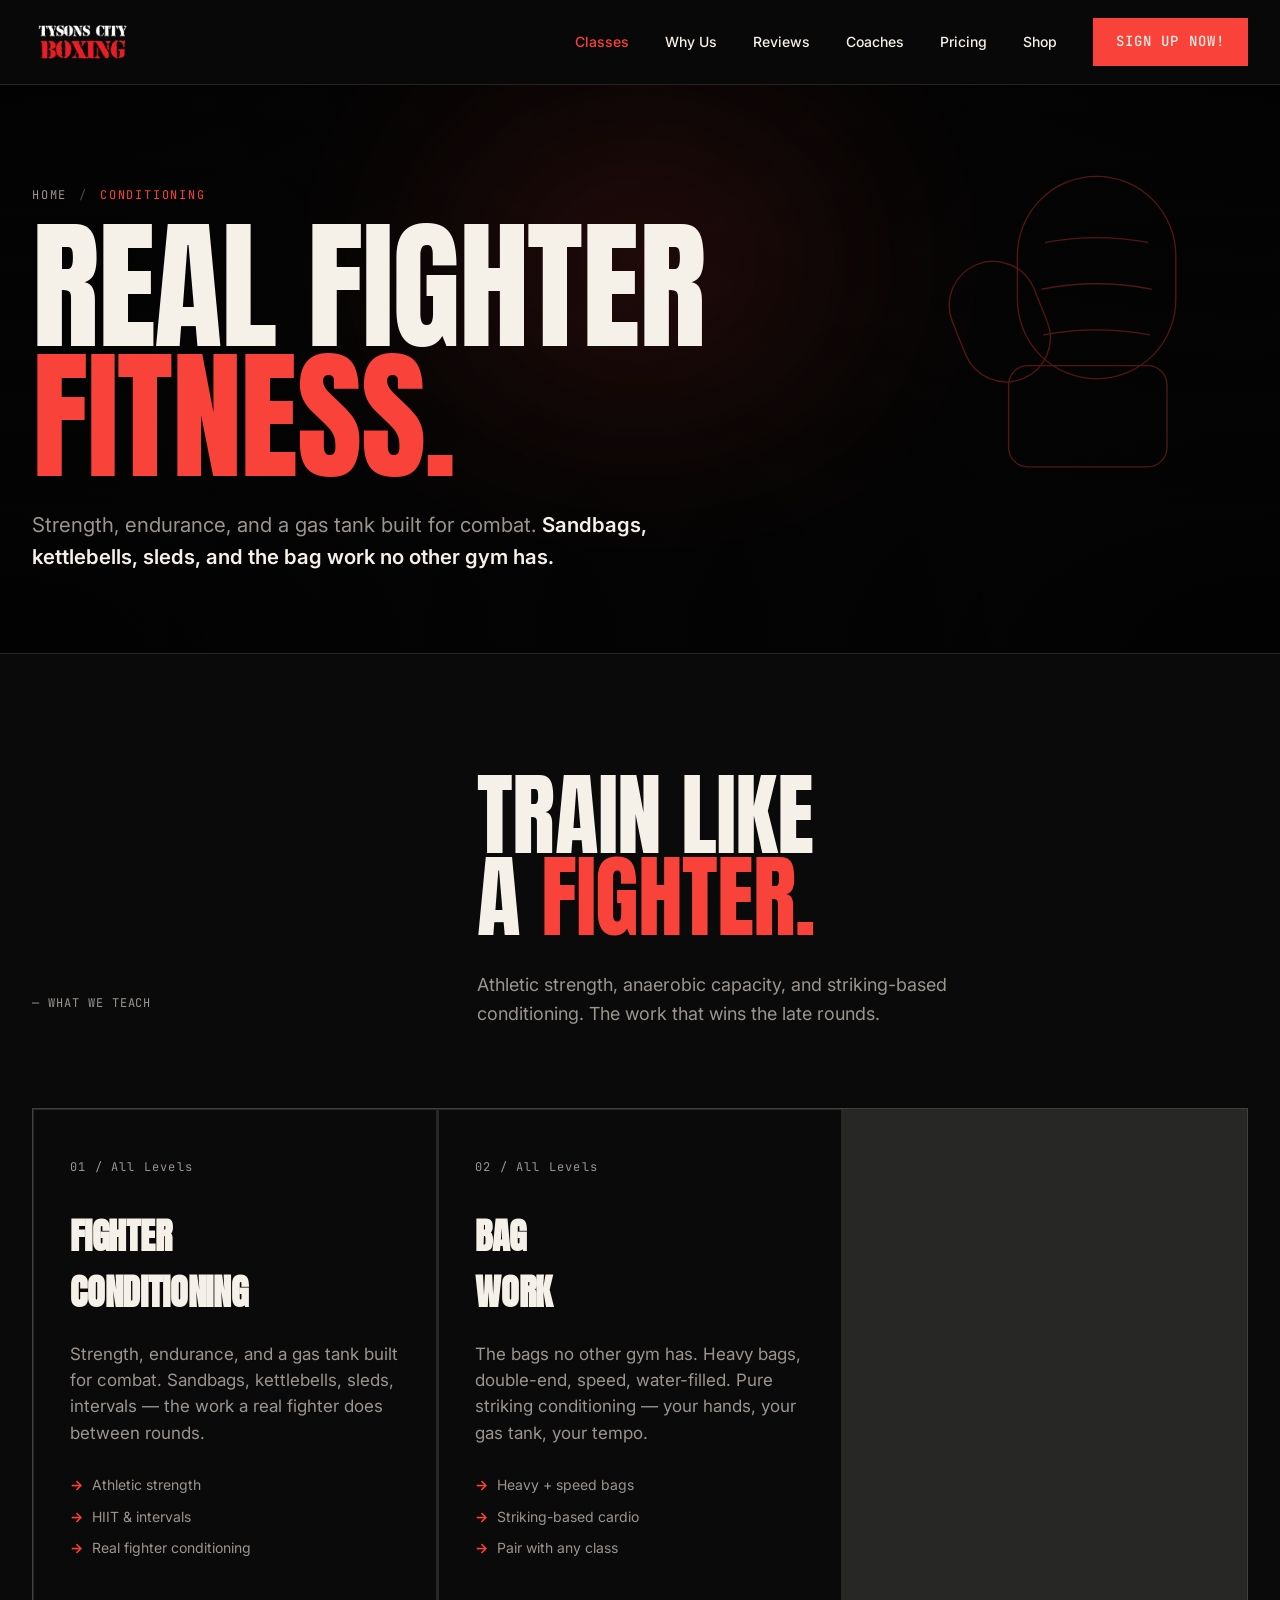
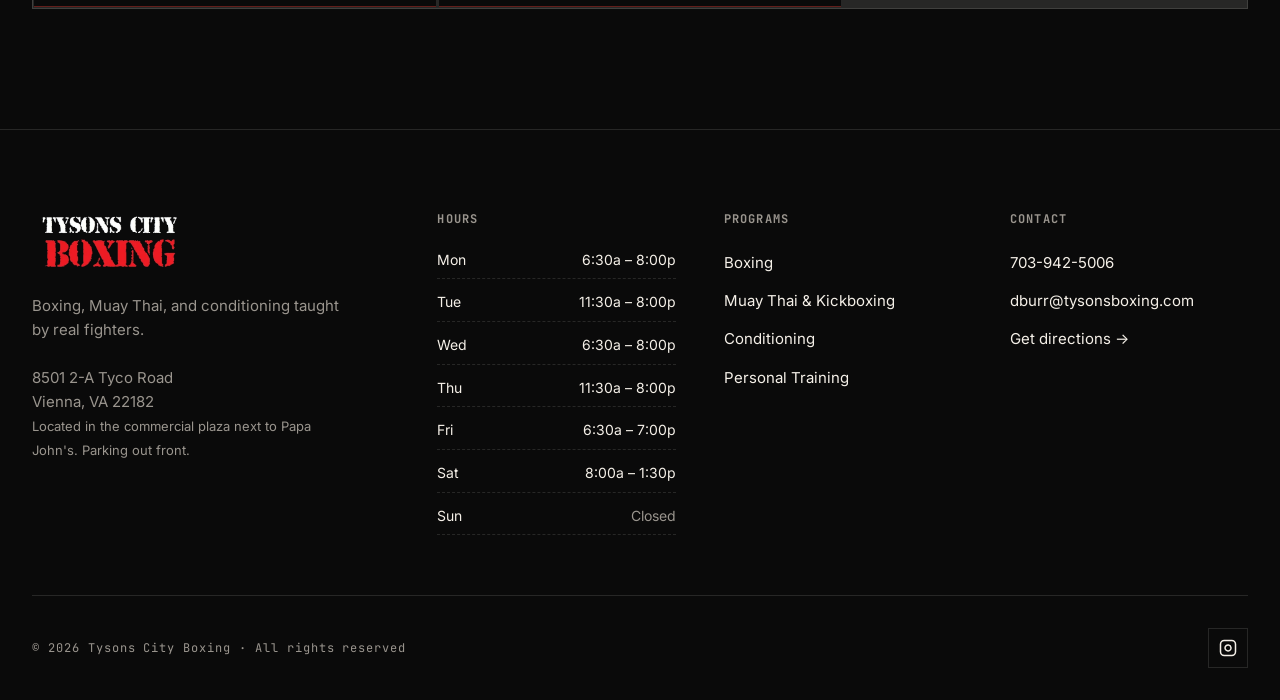
<file: conditioning.html>
<!DOCTYPE html>
<html lang="en">
<head>
<meta charset="UTF-8" />
<meta name="viewport" content="width=device-width, initial-scale=1.0" />
<title>Conditioning — Tysons City Boxing</title>
<meta name="description" content="Fighter conditioning, HIIT, strength and bag work in Tysons / Vienna, VA." />
<link rel="preconnect" href="https://fonts.googleapis.com">
<link rel="preconnect" href="https://fonts.gstatic.com" crossorigin>
<link href="https://fonts.googleapis.com/css2?family=Anton&family=Inter:wght@400;500;600;700&family=JetBrains+Mono:wght@400;500&display=swap" rel="stylesheet">
<link rel="stylesheet" href="styles.css">
</head>
<body>

<!-- ========== NAV ========== -->
<nav class="top">
  <div class="nav-inner">
    <a class="logo" href="index.html" aria-label="Tysons City Boxing">
      <span class="logo-mark"></span>
      <span class="logo-word">Tysons City Boxing</span>
    </a>
    <div class="nav-links" id="navLinks">
      <a href="classes.html" class="active">Classes</a>
      <a href="why-us.html">Why Us</a>
      <a href="reviews.html">Reviews</a>
      <a href="coaches.html">Coaches</a>
      <a href="pricing.html">Pricing</a>
      <a href="shop.html">Shop</a>
      <a class="nav-cta" href="https://tysonsboxing.zenplanner.com/zenplanner/portal/sign-up-now.cfm" target="_blank" rel="noopener">SIGN UP NOW!</a>
    </div>
    <button class="menu-btn" id="menuBtn" aria-label="Menu">
      <svg width="24" height="24" viewBox="0 0 24 24" fill="none" stroke="currentColor" stroke-width="2"><path d="M3 6h18M3 12h18M3 18h18"/></svg>
    </button>
  </div>
</nav>


<!-- ========== PAGE HERO ========== -->
<section class="page-hero" id="top">
  <div class="hero-bg"></div>
  <div class="hero-glow"></div>
  <svg class="page-hero-icon" viewBox="0 0 320 380" xmlns="http://www.w3.org/2000/svg" aria-hidden="true">
    <rect x="80" y="20" width="180" height="230" rx="90"/>
    <rect x="10" y="115" width="100" height="140" rx="50" transform="rotate(-22 60 185)"/>
    <rect x="70" y="235" width="180" height="115" rx="22"/>
    <path d="M112 95 Q170 84 228 95"/>
    <path d="M108 148 Q170 136 232 148"/>
    <path d="M110 200 Q170 189 230 200"/>
  </svg>
  <div class="container page-hero-inner">
    <div class="crumb">
      <a href="index.html">Home</a>
      <span class="sep">/</span>
      <span class="here">Conditioning</span>
    </div>
    <h1 class="display">Real fighter<br><span class="accent">fitness.</span></h1>
    <p class="lead">Strength, endurance, and a gas tank built for combat. <strong>Sandbags, kettlebells, sleds, and the bag work no other gym has.</strong></p>
  </div>
</section>

<!-- ========== CLASSES ========== -->
<section class="section">
  <div class="container">
    <div class="section-head">
      <div>
        <div class="label mono">— What We Teach</div>
      </div>
      <div>
        <h2 class="display">Train like<br>a <span class="accent">fighter.</span></h2>
        <p class="lead" style="margin-top: 32px;">Athletic strength, anaerobic capacity, and striking-based conditioning. The work that wins the late rounds.</p>
      </div>
    </div>
    <div class="services-grid">
      <article class="service">
        <div class="service-num">01 / All Levels</div>
        <h3>Fighter<br>Conditioning</h3>
        <p>Strength, endurance, and a gas tank built for combat. Sandbags, kettlebells, sleds, intervals — the work a real fighter does between rounds.</p>
        <ul class="service-bullets">
          <li>Athletic strength</li>
          <li>HIIT &amp; intervals</li>
          <li>Real fighter conditioning</li>
        </ul>
      </article>

      <article class="service">
        <div class="service-num">02 / All Levels</div>
        <h3>Bag<br>Work</h3>
        <p>The bags no other gym has. Heavy bags, double-end, speed, water-filled. Pure striking conditioning — your hands, your gas tank, your tempo.</p>
        <ul class="service-bullets">
          <li>Heavy + speed bags</li>
          <li>Striking-based cardio</li>
          <li>Pair with any class</li>
        </ul>
      </article>
    </div>
  </div>
</section>

<!-- ========== FOOTER ========== -->
<footer>
  <div class="container">
    <div class="footer-grid">
      <div class="footer-brand">
        <a class="logo" href="index.html">
          <span class="logo-mark"></span>
          </a>
        <p>Boxing, Muay Thai, and conditioning taught by real fighters.<br><br>8501 2-A Tyco Road<br>Vienna, VA 22182<br><span style="color: var(--fg-dim); font-size: 13px;">Located in the commercial plaza next to Papa John's. Parking out front.</span></p>
      </div>
      <div class="footer-col">
        <h5>Hours</h5>
        <ul class="hours-list">
          <li><span>Mon</span><span>6:30a – 8:00p</span></li>
          <li><span>Tue</span><span>11:30a – 8:00p</span></li>
          <li><span>Wed</span><span>6:30a – 8:00p</span></li>
          <li><span>Thu</span><span>11:30a – 8:00p</span></li>
          <li><span>Fri</span><span>6:30a – 7:00p</span></li>
          <li><span>Sat</span><span>8:00a – 1:30p</span></li>
          <li class="closed"><span>Sun</span><span>Closed</span></li>
        </ul>
      </div>
      <div class="footer-col">
        <h5>Programs</h5>
        <ul>
          <li><a href="boxing.html">Boxing</a></li>
          <li><a href="muay-thai.html">Muay Thai &amp; Kickboxing</a></li>
          <li><a href="conditioning.html">Conditioning</a></li>
          <li><a href="personal-training.html">Personal Training</a></li>
        </ul>
      </div>
      <div class="footer-col">
        <h5>Contact</h5>
        <ul>
          <li><a href="tel:7039425006">703-942-5006</a></li>
          <li><a href="mailto:dburr@tysonsboxing.com">dburr@tysonsboxing.com</a></li>
          <li><a href="https://maps.google.com/?q=8501+Tyco+Road+Vienna+VA" target="_blank" rel="noopener">Get directions →</a></li>
        </ul>
      </div>
    </div>
    <div class="footer-bottom">
      <div>© 2026 Tysons City Boxing · All rights reserved</div>
      <div class="social">
        <a href="#" aria-label="Instagram">
          <svg width="18" height="18" viewBox="0 0 24 24" fill="none" stroke="currentColor" stroke-width="2"><rect x="2" y="2" width="20" height="20" rx="5"/><path d="M16 11.37A4 4 0 1 1 12.63 8 4 4 0 0 1 16 11.37z"/><line x1="17.5" y1="6.5" x2="17.51" y2="6.5"/></svg>
        </a>
      </div>
    </div>
  </div>
</footer>

<script src="shared.js"></script>
</body>
</html>
</file>
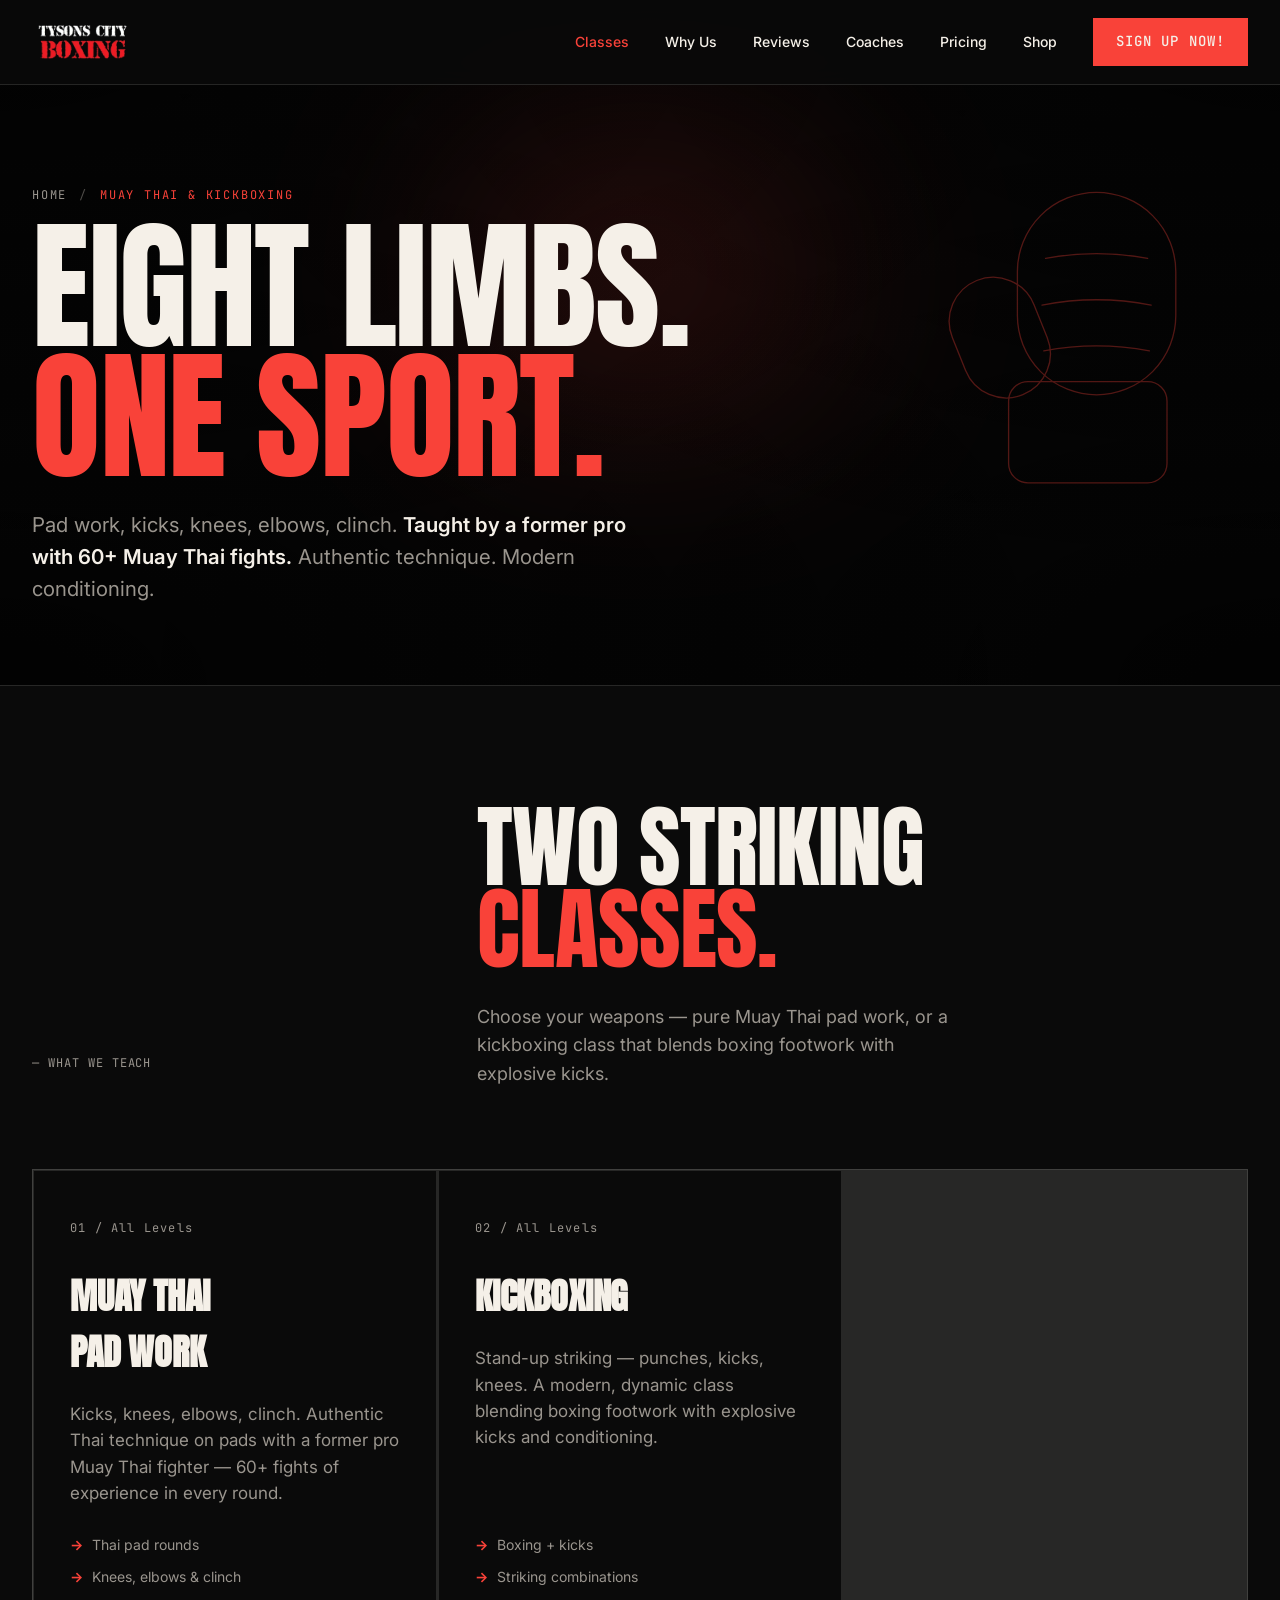
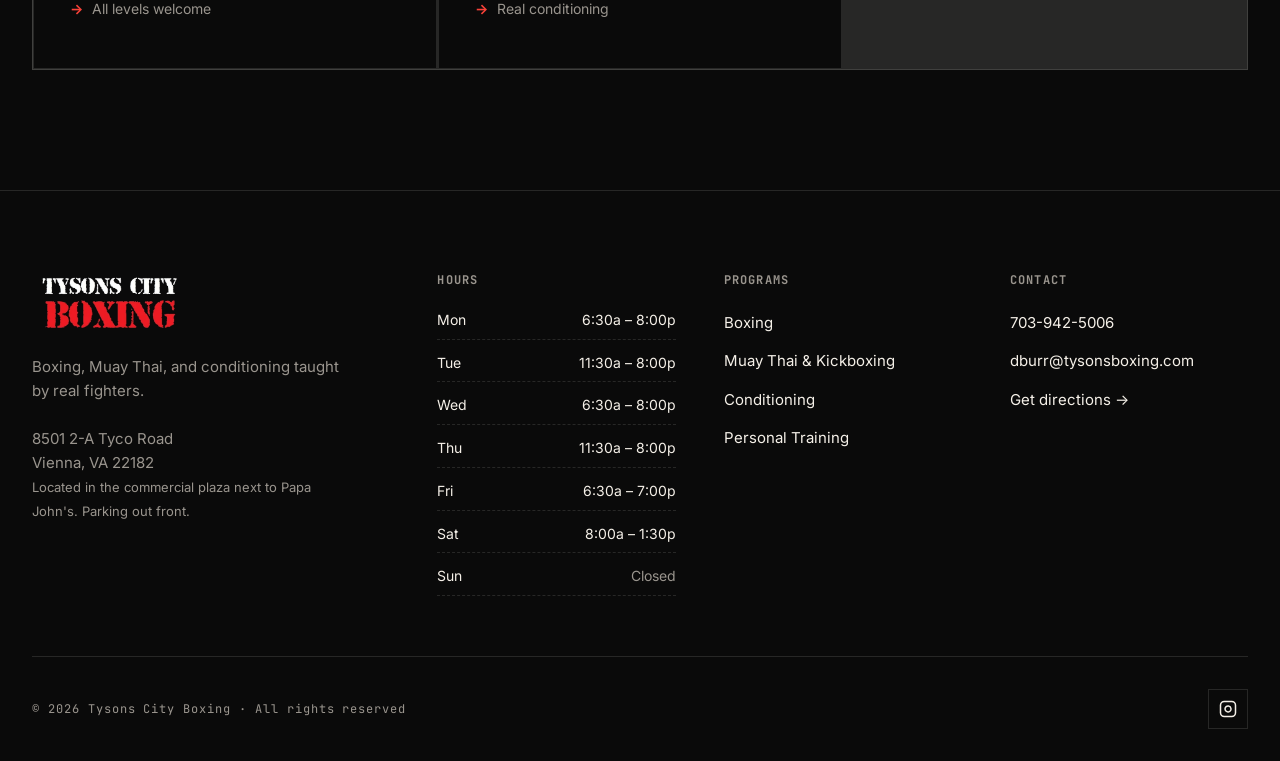
<file: muay-thai.html>
<!DOCTYPE html>
<html lang="en">
<head>
<meta charset="UTF-8" />
<meta name="viewport" content="width=device-width, initial-scale=1.0" />
<title>Muay Thai & Kickboxing — Tysons City Boxing</title>
<meta name="description" content="Muay Thai pad work and kickboxing in Tysons / Vienna, VA — taught by a former pro Muay Thai fighter." />
<link rel="preconnect" href="https://fonts.googleapis.com">
<link rel="preconnect" href="https://fonts.gstatic.com" crossorigin>
<link href="https://fonts.googleapis.com/css2?family=Anton&family=Inter:wght@400;500;600;700&family=JetBrains+Mono:wght@400;500&display=swap" rel="stylesheet">
<link rel="stylesheet" href="styles.css">
</head>
<body>

<!-- ========== NAV ========== -->
<nav class="top">
  <div class="nav-inner">
    <a class="logo" href="index.html" aria-label="Tysons City Boxing">
      <span class="logo-mark"></span>
      <span class="logo-word">Tysons City Boxing</span>
    </a>
    <div class="nav-links" id="navLinks">
      <a href="classes.html" class="active">Classes</a>
      <a href="why-us.html">Why Us</a>
      <a href="reviews.html">Reviews</a>
      <a href="coaches.html">Coaches</a>
      <a href="pricing.html">Pricing</a>
      <a href="shop.html">Shop</a>
      <a class="nav-cta" href="https://tysonsboxing.zenplanner.com/zenplanner/portal/sign-up-now.cfm" target="_blank" rel="noopener">SIGN UP NOW!</a>
    </div>
    <button class="menu-btn" id="menuBtn" aria-label="Menu">
      <svg width="24" height="24" viewBox="0 0 24 24" fill="none" stroke="currentColor" stroke-width="2"><path d="M3 6h18M3 12h18M3 18h18"/></svg>
    </button>
  </div>
</nav>


<!-- ========== PAGE HERO ========== -->
<section class="page-hero" id="top">
  <div class="hero-bg"></div>
  <div class="hero-glow"></div>
  <svg class="page-hero-icon" viewBox="0 0 320 380" xmlns="http://www.w3.org/2000/svg" aria-hidden="true">
    <rect x="80" y="20" width="180" height="230" rx="90"/>
    <rect x="10" y="115" width="100" height="140" rx="50" transform="rotate(-22 60 185)"/>
    <rect x="70" y="235" width="180" height="115" rx="22"/>
    <path d="M112 95 Q170 84 228 95"/>
    <path d="M108 148 Q170 136 232 148"/>
    <path d="M110 200 Q170 189 230 200"/>
  </svg>
  <div class="container page-hero-inner">
    <div class="crumb">
      <a href="index.html">Home</a>
      <span class="sep">/</span>
      <span class="here">Muay Thai & Kickboxing</span>
    </div>
    <h1 class="display">Eight limbs.<br><span class="accent">One sport.</span></h1>
    <p class="lead">Pad work, kicks, knees, elbows, clinch. <strong>Taught by a former pro with 60+ Muay Thai fights.</strong> Authentic technique. Modern conditioning.</p>
  </div>
</section>

<!-- ========== CLASSES ========== -->
<section class="section">
  <div class="container">
    <div class="section-head">
      <div>
        <div class="label mono">— What We Teach</div>
      </div>
      <div>
        <h2 class="display">Two striking<br><span class="accent">classes.</span></h2>
        <p class="lead" style="margin-top: 32px;">Choose your weapons — pure Muay Thai pad work, or a kickboxing class that blends boxing footwork with explosive kicks.</p>
      </div>
    </div>
    <div class="services-grid">
      <article class="service">
        <div class="service-num">01 / All Levels</div>
        <h3>Muay Thai<br>Pad Work</h3>
        <p>Kicks, knees, elbows, clinch. Authentic Thai technique on pads with a former pro Muay Thai fighter — 60+ fights of experience in every round.</p>
        <ul class="service-bullets">
          <li>Thai pad rounds</li>
          <li>Knees, elbows &amp; clinch</li>
          <li>All levels welcome</li>
        </ul>
      </article>

      <article class="service">
        <div class="service-num">02 / All Levels</div>
        <h3>Kickboxing</h3>
        <p>Stand-up striking — punches, kicks, knees. A modern, dynamic class blending boxing footwork with explosive kicks and conditioning.</p>
        <ul class="service-bullets">
          <li>Boxing + kicks</li>
          <li>Striking combinations</li>
          <li>Real conditioning</li>
        </ul>
      </article>
    </div>
  </div>
</section>

<!-- ========== FOOTER ========== -->
<footer>
  <div class="container">
    <div class="footer-grid">
      <div class="footer-brand">
        <a class="logo" href="index.html">
          <span class="logo-mark"></span>
          </a>
        <p>Boxing, Muay Thai, and conditioning taught by real fighters.<br><br>8501 2-A Tyco Road<br>Vienna, VA 22182<br><span style="color: var(--fg-dim); font-size: 13px;">Located in the commercial plaza next to Papa John's. Parking out front.</span></p>
      </div>
      <div class="footer-col">
        <h5>Hours</h5>
        <ul class="hours-list">
          <li><span>Mon</span><span>6:30a – 8:00p</span></li>
          <li><span>Tue</span><span>11:30a – 8:00p</span></li>
          <li><span>Wed</span><span>6:30a – 8:00p</span></li>
          <li><span>Thu</span><span>11:30a – 8:00p</span></li>
          <li><span>Fri</span><span>6:30a – 7:00p</span></li>
          <li><span>Sat</span><span>8:00a – 1:30p</span></li>
          <li class="closed"><span>Sun</span><span>Closed</span></li>
        </ul>
      </div>
      <div class="footer-col">
        <h5>Programs</h5>
        <ul>
          <li><a href="boxing.html">Boxing</a></li>
          <li><a href="muay-thai.html">Muay Thai &amp; Kickboxing</a></li>
          <li><a href="conditioning.html">Conditioning</a></li>
          <li><a href="personal-training.html">Personal Training</a></li>
        </ul>
      </div>
      <div class="footer-col">
        <h5>Contact</h5>
        <ul>
          <li><a href="tel:7039425006">703-942-5006</a></li>
          <li><a href="mailto:dburr@tysonsboxing.com">dburr@tysonsboxing.com</a></li>
          <li><a href="https://maps.google.com/?q=8501+Tyco+Road+Vienna+VA" target="_blank" rel="noopener">Get directions →</a></li>
        </ul>
      </div>
    </div>
    <div class="footer-bottom">
      <div>© 2026 Tysons City Boxing · All rights reserved</div>
      <div class="social">
        <a href="#" aria-label="Instagram">
          <svg width="18" height="18" viewBox="0 0 24 24" fill="none" stroke="currentColor" stroke-width="2"><rect x="2" y="2" width="20" height="20" rx="5"/><path d="M16 11.37A4 4 0 1 1 12.63 8 4 4 0 0 1 16 11.37z"/><line x1="17.5" y1="6.5" x2="17.51" y2="6.5"/></svg>
        </a>
      </div>
    </div>
  </div>
</footer>

<script src="shared.js"></script>
</body>
</html>
</file>
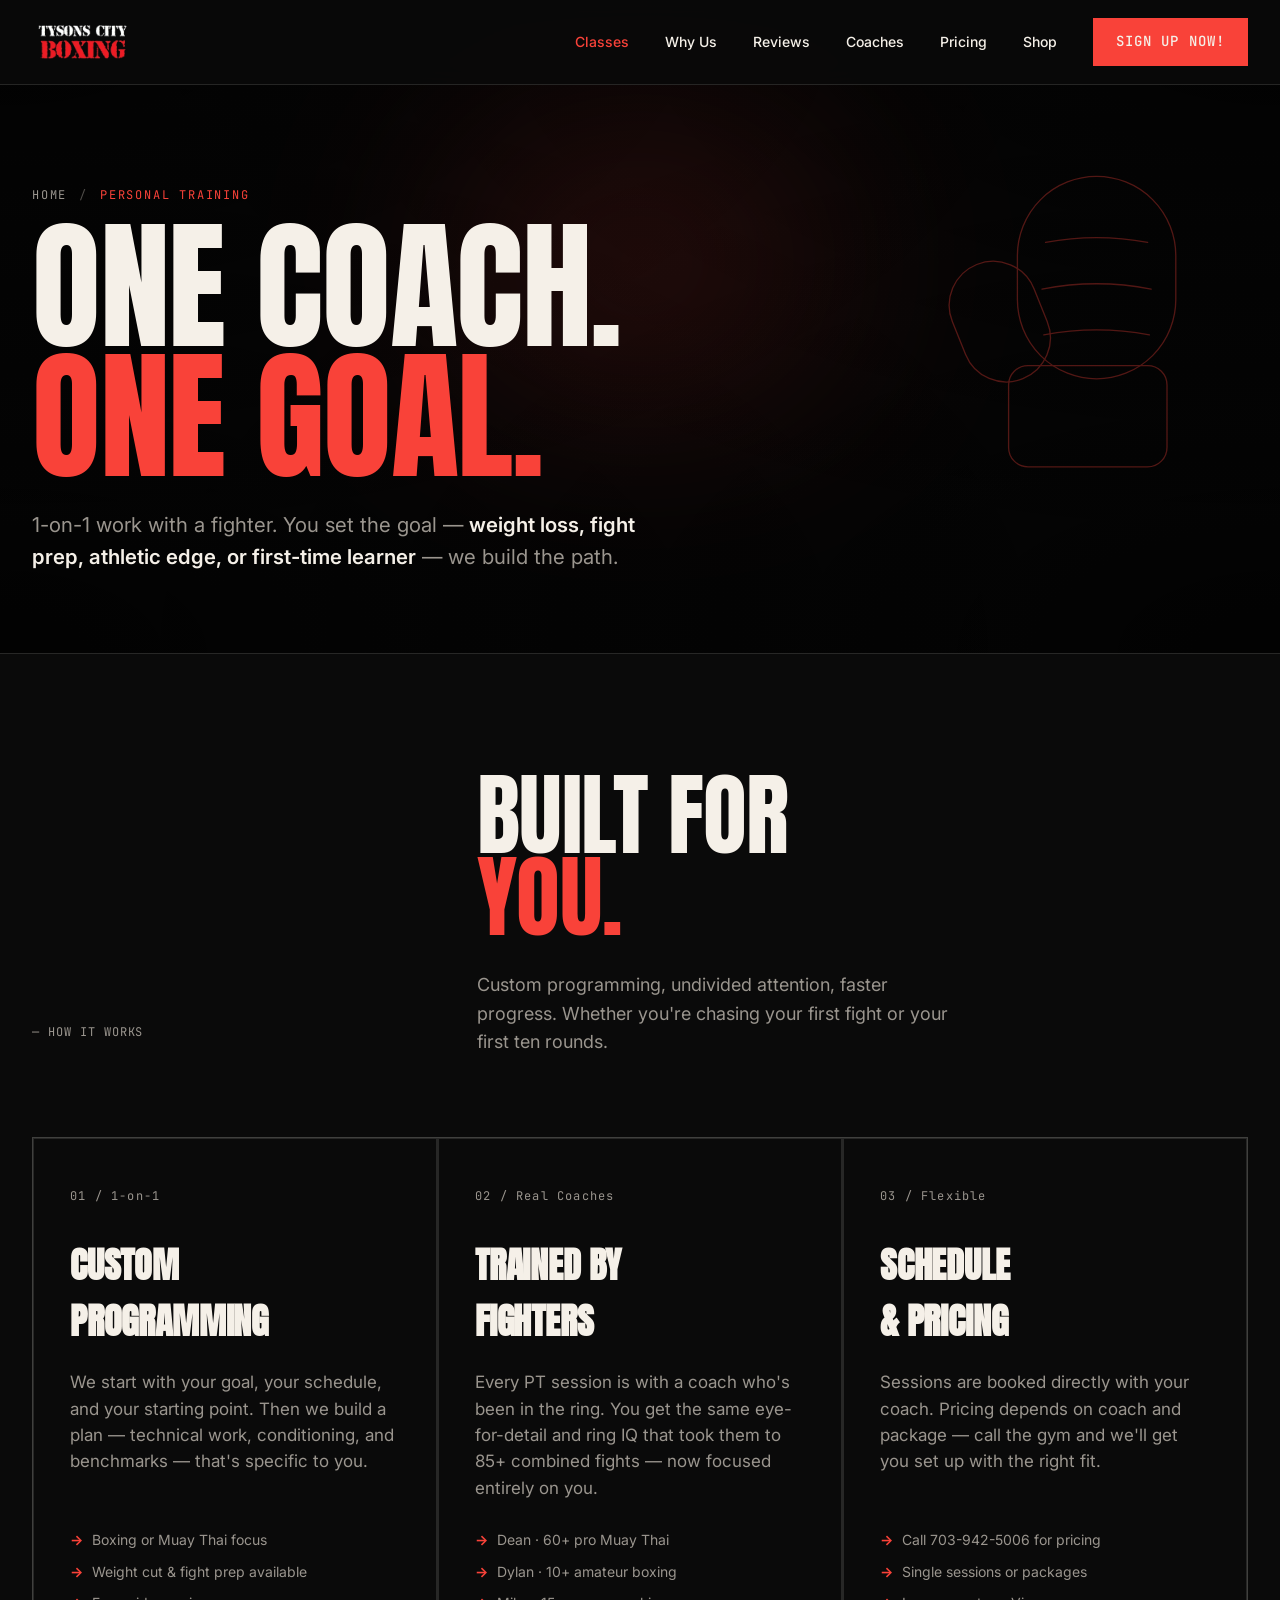
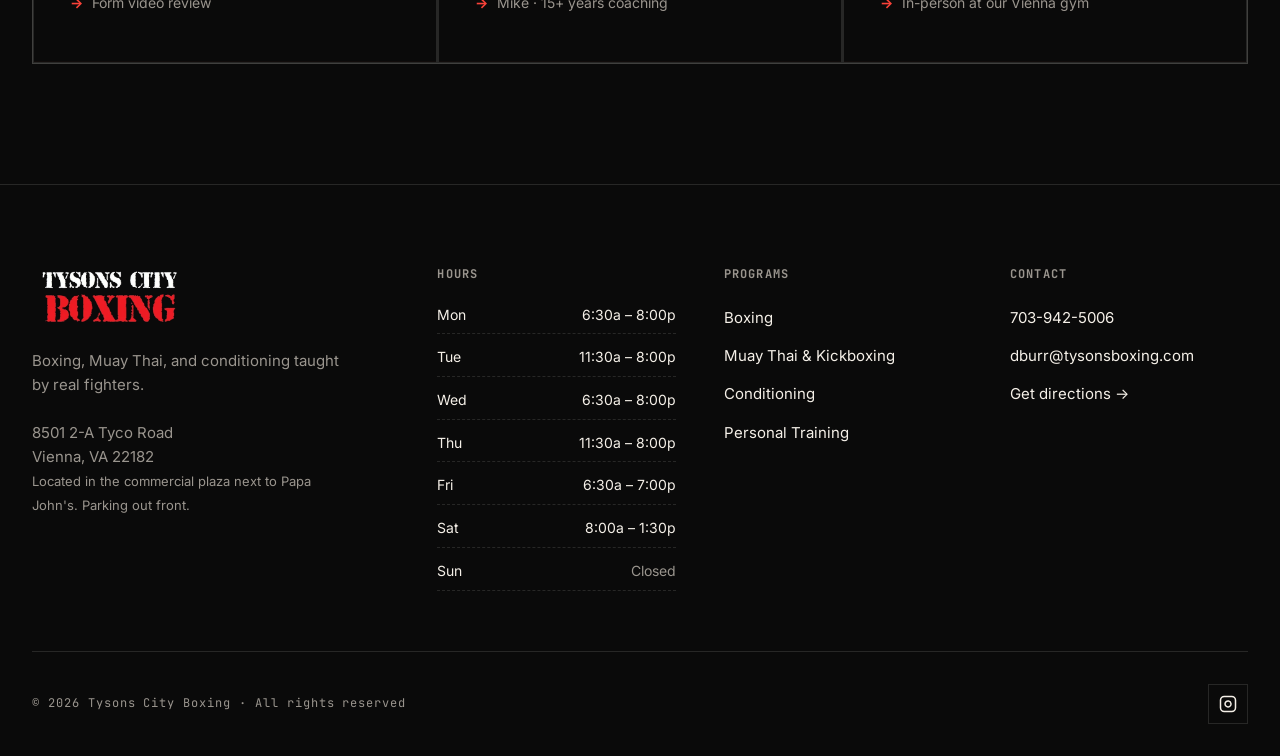
<file: personal-training.html>
<!DOCTYPE html>
<html lang="en">
<head>
<meta charset="UTF-8" />
<meta name="viewport" content="width=device-width, initial-scale=1.0" />
<title>Personal Training — Tysons City Boxing</title>
<meta name="description" content="1-on-1 boxing and Muay Thai personal training in Tysons / Vienna, VA. Custom programming with real fighters." />
<link rel="preconnect" href="https://fonts.googleapis.com">
<link rel="preconnect" href="https://fonts.gstatic.com" crossorigin>
<link href="https://fonts.googleapis.com/css2?family=Anton&family=Inter:wght@400;500;600;700&family=JetBrains+Mono:wght@400;500&display=swap" rel="stylesheet">
<link rel="stylesheet" href="styles.css">
</head>
<body>

<!-- ========== NAV ========== -->
<nav class="top">
  <div class="nav-inner">
    <a class="logo" href="index.html" aria-label="Tysons City Boxing">
      <span class="logo-mark"></span>
      <span class="logo-word">Tysons City Boxing</span>
    </a>
    <div class="nav-links" id="navLinks">
      <a href="classes.html" class="active">Classes</a>
      <a href="why-us.html">Why Us</a>
      <a href="reviews.html">Reviews</a>
      <a href="coaches.html">Coaches</a>
      <a href="pricing.html">Pricing</a>
      <a href="shop.html">Shop</a>
      <a class="nav-cta" href="https://tysonsboxing.zenplanner.com/zenplanner/portal/sign-up-now.cfm" target="_blank" rel="noopener">SIGN UP NOW!</a>
    </div>
    <button class="menu-btn" id="menuBtn" aria-label="Menu">
      <svg width="24" height="24" viewBox="0 0 24 24" fill="none" stroke="currentColor" stroke-width="2"><path d="M3 6h18M3 12h18M3 18h18"/></svg>
    </button>
  </div>
</nav>


<!-- ========== PAGE HERO ========== -->
<section class="page-hero" id="top">
  <div class="hero-bg"></div>
  <div class="hero-glow"></div>
  <svg class="page-hero-icon" viewBox="0 0 320 380" xmlns="http://www.w3.org/2000/svg" aria-hidden="true">
    <rect x="80" y="20" width="180" height="230" rx="90"/>
    <rect x="10" y="115" width="100" height="140" rx="50" transform="rotate(-22 60 185)"/>
    <rect x="70" y="235" width="180" height="115" rx="22"/>
    <path d="M112 95 Q170 84 228 95"/>
    <path d="M108 148 Q170 136 232 148"/>
    <path d="M110 200 Q170 189 230 200"/>
  </svg>
  <div class="container page-hero-inner">
    <div class="crumb">
      <a href="index.html">Home</a>
      <span class="sep">/</span>
      <span class="here">Personal Training</span>
    </div>
    <h1 class="display">One coach.<br><span class="accent">One goal.</span></h1>
    <p class="lead">1-on-1 work with a fighter. You set the goal — <strong>weight loss, fight prep, athletic edge, or first-time learner</strong> — we build the path.</p>
  </div>
</section>

<!-- ========== CLASSES ========== -->
<section class="section">
  <div class="container">
    <div class="section-head">
      <div>
        <div class="label mono">— How It Works</div>
      </div>
      <div>
        <h2 class="display">Built for<br><span class="accent">you.</span></h2>
        <p class="lead" style="margin-top: 32px;">Custom programming, undivided attention, faster progress. Whether you're chasing your first fight or your first ten rounds.</p>
      </div>
    </div>

    <div class="services-grid">
      <article class="service">
        <div class="service-num">01 / 1-on-1</div>
        <h3>Custom<br>Programming</h3>
        <p>We start with your goal, your schedule, and your starting point. Then we build a plan — technical work, conditioning, and benchmarks — that's specific to you.</p>
        <ul class="service-bullets">
          <li>Boxing or Muay Thai focus</li>
          <li>Weight cut &amp; fight prep available</li>
          <li>Form video review</li>
        </ul>
      </article>

      <article class="service">
        <div class="service-num">02 / Real Coaches</div>
        <h3>Trained by<br>Fighters</h3>
        <p>Every PT session is with a coach who's been in the ring. You get the same eye-for-detail and ring IQ that took them to 85+ combined fights — now focused entirely on you.</p>
        <ul class="service-bullets">
          <li>Dean · 60+ pro Muay Thai</li>
          <li>Dylan · 10+ amateur boxing</li>
          <li>Mike · 15+ years coaching</li>
        </ul>
      </article>

      <article class="service">
        <div class="service-num">03 / Flexible</div>
        <h3>Schedule<br>&amp; Pricing</h3>
        <p>Sessions are booked directly with your coach. Pricing depends on coach and package — call the gym and we'll get you set up with the right fit.</p>
        <ul class="service-bullets">
          <li>Call 703-942-5006 for pricing</li>
          <li>Single sessions or packages</li>
          <li>In-person at our Vienna gym</li>
        </ul>
      </article>
    </div>
  </div>
</section>

<!-- ========== FOOTER ========== -->
<footer>
  <div class="container">
    <div class="footer-grid">
      <div class="footer-brand">
        <a class="logo" href="index.html">
          <span class="logo-mark"></span>
          </a>
        <p>Boxing, Muay Thai, and conditioning taught by real fighters.<br><br>8501 2-A Tyco Road<br>Vienna, VA 22182<br><span style="color: var(--fg-dim); font-size: 13px;">Located in the commercial plaza next to Papa John's. Parking out front.</span></p>
      </div>
      <div class="footer-col">
        <h5>Hours</h5>
        <ul class="hours-list">
          <li><span>Mon</span><span>6:30a – 8:00p</span></li>
          <li><span>Tue</span><span>11:30a – 8:00p</span></li>
          <li><span>Wed</span><span>6:30a – 8:00p</span></li>
          <li><span>Thu</span><span>11:30a – 8:00p</span></li>
          <li><span>Fri</span><span>6:30a – 7:00p</span></li>
          <li><span>Sat</span><span>8:00a – 1:30p</span></li>
          <li class="closed"><span>Sun</span><span>Closed</span></li>
        </ul>
      </div>
      <div class="footer-col">
        <h5>Programs</h5>
        <ul>
          <li><a href="boxing.html">Boxing</a></li>
          <li><a href="muay-thai.html">Muay Thai &amp; Kickboxing</a></li>
          <li><a href="conditioning.html">Conditioning</a></li>
          <li><a href="personal-training.html">Personal Training</a></li>
        </ul>
      </div>
      <div class="footer-col">
        <h5>Contact</h5>
        <ul>
          <li><a href="tel:7039425006">703-942-5006</a></li>
          <li><a href="mailto:dburr@tysonsboxing.com">dburr@tysonsboxing.com</a></li>
          <li><a href="https://maps.google.com/?q=8501+Tyco+Road+Vienna+VA" target="_blank" rel="noopener">Get directions →</a></li>
        </ul>
      </div>
    </div>
    <div class="footer-bottom">
      <div>© 2026 Tysons City Boxing · All rights reserved</div>
      <div class="social">
        <a href="#" aria-label="Instagram">
          <svg width="18" height="18" viewBox="0 0 24 24" fill="none" stroke="currentColor" stroke-width="2"><rect x="2" y="2" width="20" height="20" rx="5"/><path d="M16 11.37A4 4 0 1 1 12.63 8 4 4 0 0 1 16 11.37z"/><line x1="17.5" y1="6.5" x2="17.51" y2="6.5"/></svg>
        </a>
      </div>
    </div>
  </div>
</footer>

<script src="shared.js"></script>
</body>
</html>
</file>
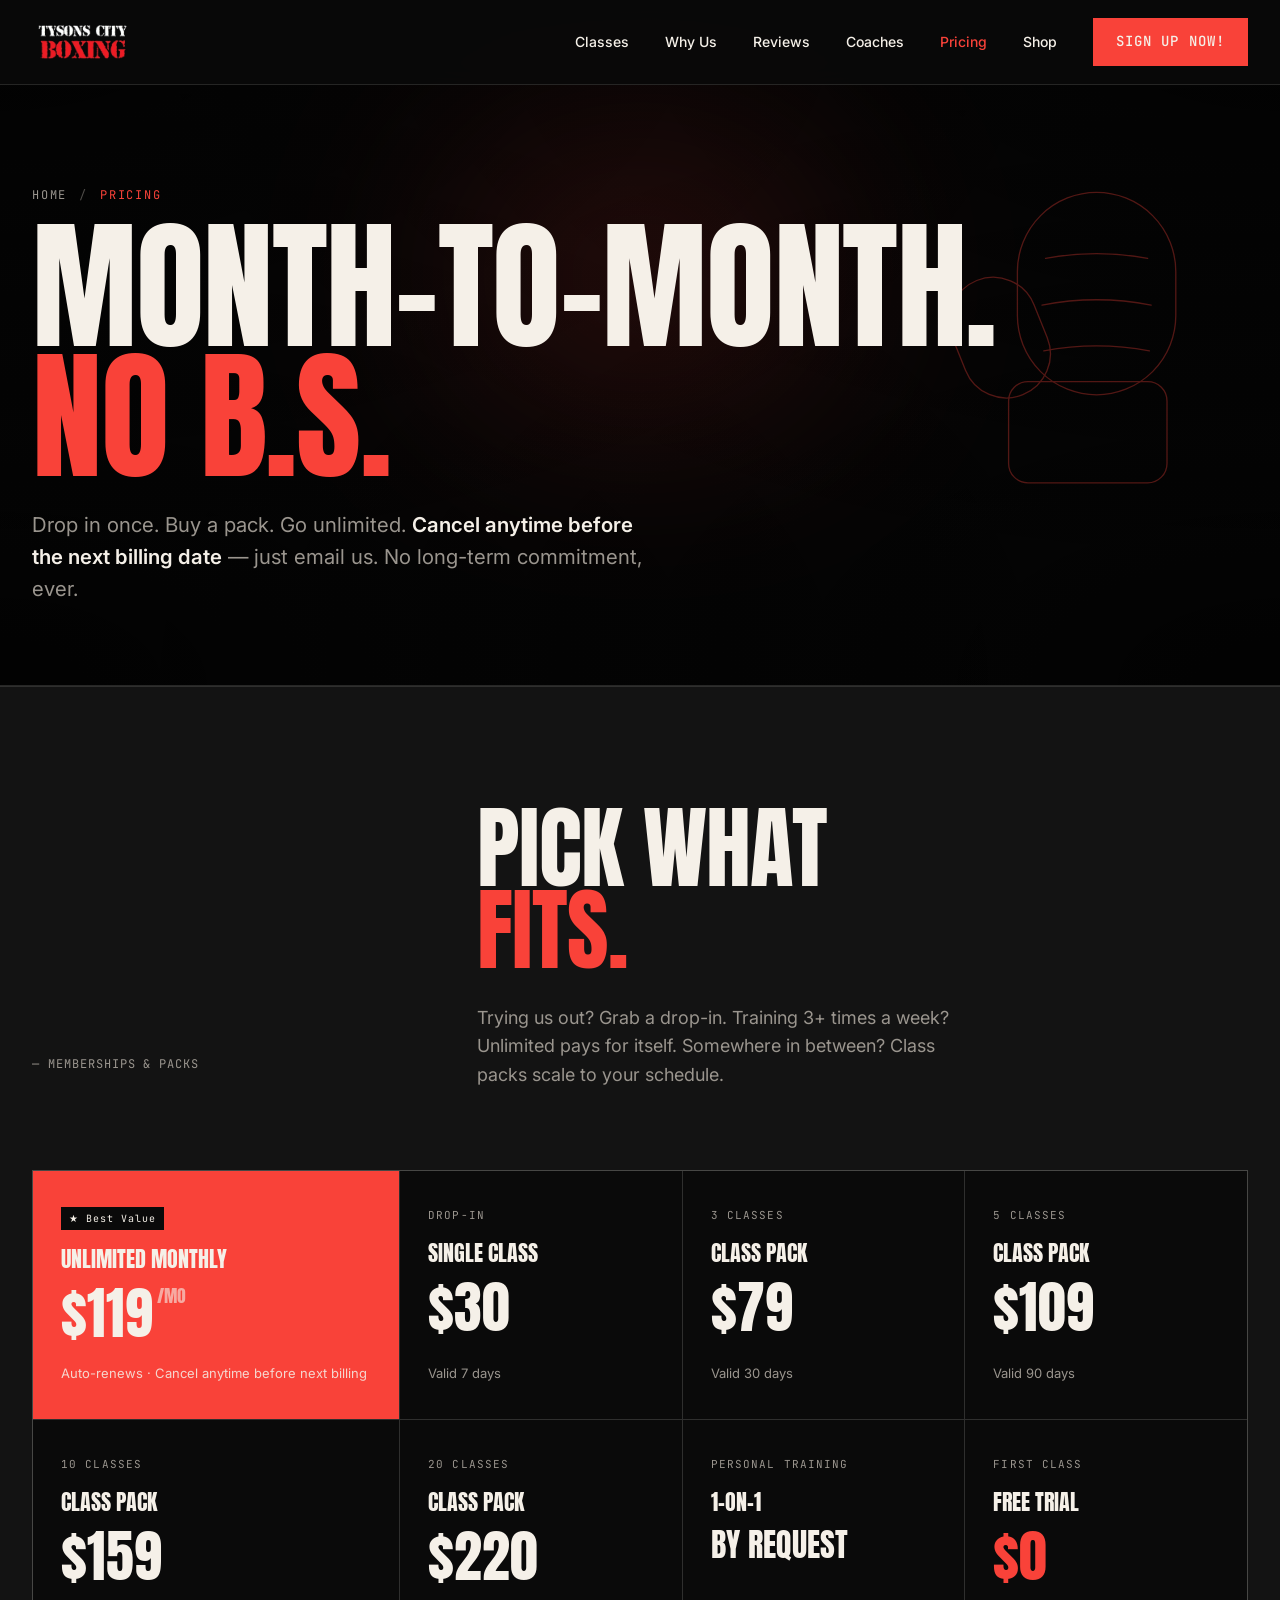
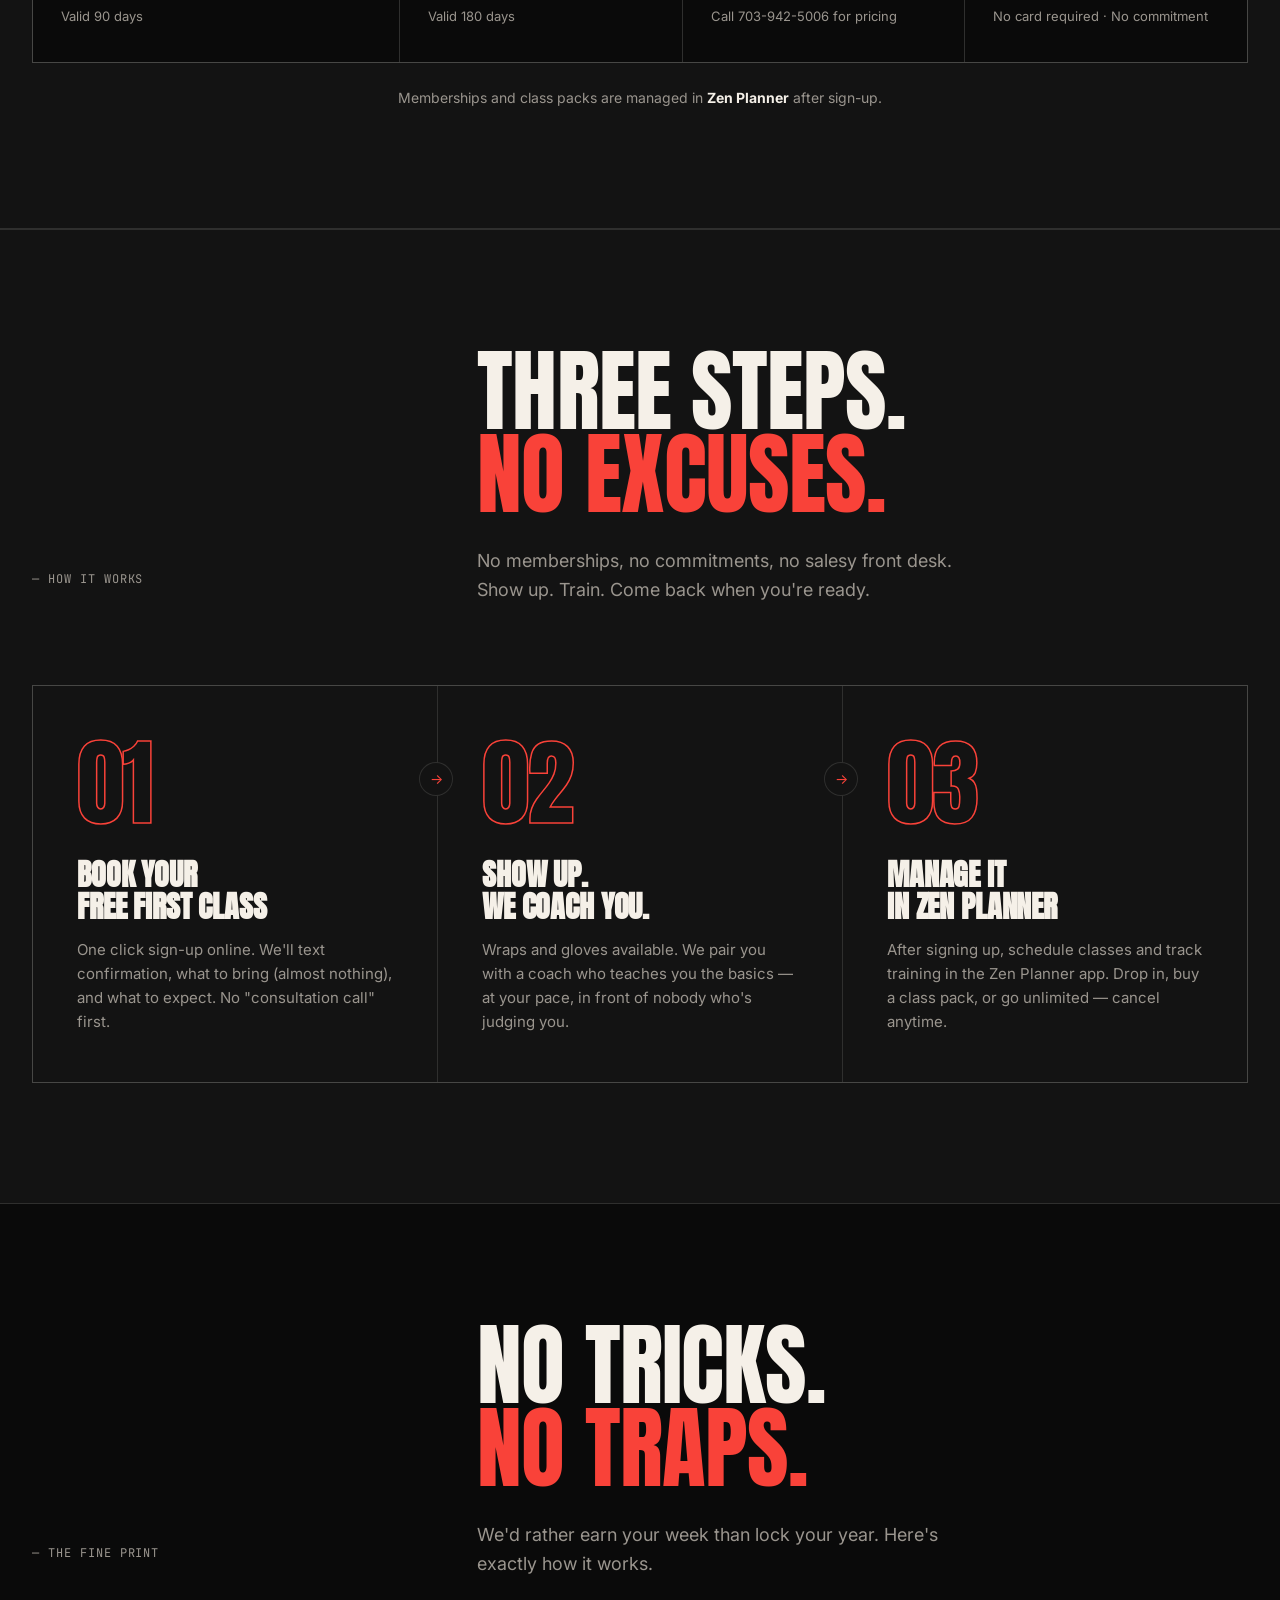
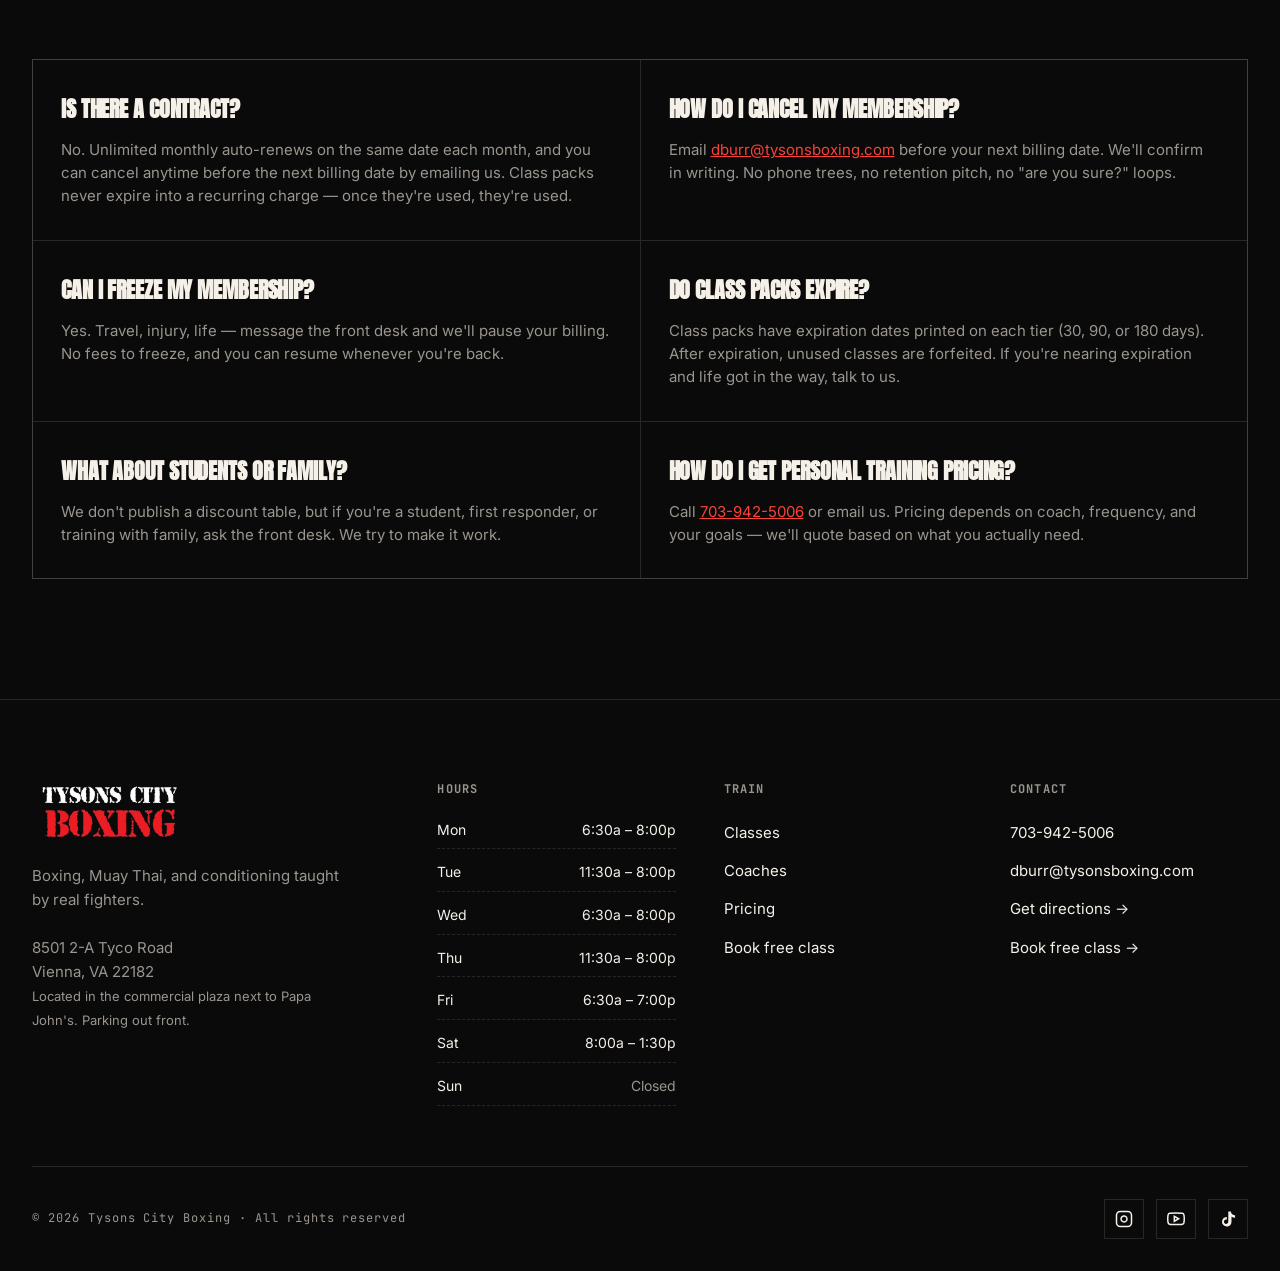
<file: pricing.html>
<!DOCTYPE html>
<html lang="en">
<head>
<meta charset="UTF-8" />
<meta name="viewport" content="width=device-width, initial-scale=1.0" />
<title>Pricing — Tysons City Boxing</title>
<meta name="description" content="Month-to-month membership, class packs, and drop-ins at Tysons City Boxing. No long-term contracts. First class always free." />
<link rel="preconnect" href="https://fonts.googleapis.com">
<link rel="preconnect" href="https://fonts.gstatic.com" crossorigin>
<link href="https://fonts.googleapis.com/css2?family=Anton&family=Inter:wght@400;500;600;700&family=JetBrains+Mono:wght@400;500&display=swap" rel="stylesheet">
<link rel="stylesheet" href="styles.css">
</head>
<body>

<!-- ========== NAV ========== -->
<nav class="top">
  <div class="nav-inner">
    <a class="logo" href="index.html" aria-label="Tysons City Boxing">
      <span class="logo-mark"></span>
      <span class="logo-word">Tysons City Boxing</span>
    </a>
    <div class="nav-links" id="navLinks">
      <a href="classes.html">Classes</a>
      <a href="why-us.html">Why Us</a>
      <a href="reviews.html">Reviews</a>
      <a href="coaches.html">Coaches</a>
      <a href="pricing.html" class="active">Pricing</a>
      <a href="shop.html">Shop</a>
      <a class="nav-cta" href="https://tysonsboxing.zenplanner.com/zenplanner/portal/sign-up-now.cfm" target="_blank" rel="noopener">SIGN UP NOW!</a>
    </div>
    <button class="menu-btn" id="menuBtn" aria-label="Menu">
      <svg width="24" height="24" viewBox="0 0 24 24" fill="none" stroke="currentColor" stroke-width="2"><path d="M3 6h18M3 12h18M3 18h18"/></svg>
    </button>
  </div>
</nav>

<!-- ========== PAGE HERO ========== -->
<section class="page-hero" id="top">
  <div class="hero-bg"></div>
  <div class="hero-glow"></div>
  <svg class="page-hero-icon" viewBox="0 0 320 380" xmlns="http://www.w3.org/2000/svg" aria-hidden="true">
    <rect x="80" y="20" width="180" height="230" rx="90"/>
    <rect x="10" y="115" width="100" height="140" rx="50" transform="rotate(-22 60 185)"/>
    <rect x="70" y="235" width="180" height="115" rx="22"/>
    <path d="M112 95 Q170 84 228 95"/>
    <path d="M108 148 Q170 136 232 148"/>
    <path d="M110 200 Q170 189 230 200"/>
  </svg>
  <div class="container page-hero-inner">
    <div class="crumb">
      <a href="index.html">Home</a>
      <span class="sep">/</span>
      <span class="here">Pricing</span>
    </div>
    <h1 class="display">Month-to-month.<br><span class="accent">No B.S.</span></h1>
    <p class="lead">Drop in once. Buy a pack. Go unlimited. <strong>Cancel anytime before the next billing date</strong> — just email us. No long-term commitment, ever.</p>
  </div>
</section>

<!-- ========== PRICING ========== -->
<section class="pricing section" id="pricing">
  <div class="container">
    <div class="section-head">
      <div>
        <div class="label mono">— Memberships &amp; Packs</div>
      </div>
      <div>
        <h2 class="display">Pick what<br><span class="accent">fits.</span></h2>
        <p class="lead" style="margin-top: 32px;">Trying us out? Grab a drop-in. Training 3+ times a week? Unlimited pays for itself. Somewhere in between? Class packs scale to your schedule.</p>
      </div>
    </div>

    <div class="pricing-grid">
      <div class="price featured">
        <span class="price-tag">★ Best Value</span>
        <div class="price-name">Unlimited Monthly</div>
        <div class="price-amount">$119<span class="small">/mo</span></div>
        <div class="price-meta">Auto-renews · Cancel anytime before next billing</div>
      </div>
      <div class="price">
        <span class="price-label">Drop-In</span>
        <div class="price-name">Single Class</div>
        <div class="price-amount">$30</div>
        <div class="price-meta">Valid 7 days</div>
      </div>
      <div class="price">
        <span class="price-label">3 Classes</span>
        <div class="price-name">Class Pack</div>
        <div class="price-amount">$79</div>
        <div class="price-meta">Valid 30 days</div>
      </div>
      <div class="price">
        <span class="price-label">5 Classes</span>
        <div class="price-name">Class Pack</div>
        <div class="price-amount">$109</div>
        <div class="price-meta">Valid 90 days</div>
      </div>
      <div class="price">
        <span class="price-label">10 Classes</span>
        <div class="price-name">Class Pack</div>
        <div class="price-amount">$159</div>
        <div class="price-meta">Valid 90 days</div>
      </div>
      <div class="price">
        <span class="price-label">20 Classes</span>
        <div class="price-name">Class Pack</div>
        <div class="price-amount">$220</div>
        <div class="price-meta">Valid 180 days</div>
      </div>
      <div class="price">
        <span class="price-label">Personal Training</span>
        <div class="price-name">1-on-1</div>
        <div class="price-amount" style="font-size: 32px;">By Request</div>
        <div class="price-meta">Call 703-942-5006 for pricing</div>
      </div>
      <div class="price">
        <span class="price-label">First Class</span>
        <div class="price-name">Free Trial</div>
        <div class="price-amount" style="color: var(--accent);">$0</div>
        <div class="price-meta">No card required · No commitment</div>
      </div>
    </div>
    <p class="pricing-note">Memberships and class packs are managed in <strong>Zen Planner</strong> after sign-up.</p>
  </div>
</section>

<!-- ========== HOW IT WORKS ========== -->
<section class="how" id="how">
  <div class="container">
    <div class="section-head">
      <div>
        <div class="label mono">— How It Works</div>
      </div>
      <div>
        <h2 class="display">Three steps.<br><span class="accent">No excuses.</span></h2>
        <p class="lead" style="margin-top: 32px;">No memberships, no commitments, no salesy front desk. Show up. Train. Come back when you're ready.</p>
      </div>
    </div>
    <div class="steps">
      <div class="step">
        <h3>Book your<br>free first class</h3>
        <p>One click sign-up online. We'll text confirmation, what to bring (almost nothing), and what to expect. No "consultation call" first.</p>
      </div>
      <div class="step">
        <h3>Show up.<br>We coach you.</h3>
        <p>Wraps and gloves available. We pair you with a coach who teaches you the basics — at your pace, in front of nobody who's judging you.</p>
      </div>
      <div class="step">
        <h3>Manage it<br>in Zen Planner</h3>
        <p>After signing up, schedule classes and track training in the Zen Planner app. Drop in, buy a class pack, or go unlimited — cancel anytime.</p>
      </div>
    </div>
  </div>
</section>

<!-- ========== HOW BILLING WORKS ========== -->
<section class="section" id="billing">
  <div class="container">
    <div class="section-head">
      <div>
        <div class="label mono">— The Fine Print</div>
      </div>
      <div>
        <h2 class="display">No tricks.<br><span class="accent">No traps.</span></h2>
        <p class="lead" style="margin-top: 32px;">We'd rather earn your week than lock your year. Here's exactly how it works.</p>
      </div>
    </div>

    <div class="faq-grid">
      <div class="faq-item">
        <h4>Is there a contract?</h4>
        <p>No. Unlimited monthly auto-renews on the same date each month, and you can cancel anytime before the next billing date by emailing us. Class packs never expire into a recurring charge — once they're used, they're used.</p>
      </div>
      <div class="faq-item">
        <h4>How do I cancel my membership?</h4>
        <p>Email <a href="mailto:dburr@tysonsboxing.com" style="color: var(--accent);">dburr@tysonsboxing.com</a> before your next billing date. We'll confirm in writing. No phone trees, no retention pitch, no "are you sure?" loops.</p>
      </div>
      <div class="faq-item">
        <h4>Can I freeze my membership?</h4>
        <p>Yes. Travel, injury, life — message the front desk and we'll pause your billing. No fees to freeze, and you can resume whenever you're back.</p>
      </div>
      <div class="faq-item">
        <h4>Do class packs expire?</h4>
        <p>Class packs have expiration dates printed on each tier (30, 90, or 180 days). After expiration, unused classes are forfeited. If you're nearing expiration and life got in the way, talk to us.</p>
      </div>
      <div class="faq-item">
        <h4>What about students or family?</h4>
        <p>We don't publish a discount table, but if you're a student, first responder, or training with family, ask the front desk. We try to make it work.</p>
      </div>
      <div class="faq-item">
        <h4>How do I get personal training pricing?</h4>
        <p>Call <a href="tel:7039425006" style="color: var(--accent);">703-942-5006</a> or email us. Pricing depends on coach, frequency, and your goals — we'll quote based on what you actually need.</p>
      </div>
    </div>
  </div>
</section>

<!-- ========== FOOTER ========== -->
<footer>
  <div class="container">
    <div class="footer-grid">
      <div class="footer-brand">
        <a class="logo" href="index.html">
          <span class="logo-mark"></span>
          </a>
        <p>Boxing, Muay Thai, and conditioning taught by real fighters.<br><br>8501 2-A Tyco Road<br>Vienna, VA 22182<br><span style="color: var(--fg-dim); font-size: 13px;">Located in the commercial plaza next to Papa John's. Parking out front.</span></p>
      </div>
      <div class="footer-col">
        <h5>Hours</h5>
        <ul class="hours-list">
          <li><span>Mon</span><span>6:30a – 8:00p</span></li>
          <li><span>Tue</span><span>11:30a – 8:00p</span></li>
          <li><span>Wed</span><span>6:30a – 8:00p</span></li>
          <li><span>Thu</span><span>11:30a – 8:00p</span></li>
          <li><span>Fri</span><span>6:30a – 7:00p</span></li>
          <li><span>Sat</span><span>8:00a – 1:30p</span></li>
          <li class="closed"><span>Sun</span><span>Closed</span></li>
        </ul>
      </div>
      <div class="footer-col">
        <h5>Train</h5>
        <ul>
          <li><a href="classes.html">Classes</a></li>
          <li><a href="coaches.html">Coaches</a></li>
          <li><a href="pricing.html">Pricing</a></li>
          <li><a href="index.html#book">Book free class</a></li>
        </ul>
      </div>
      <div class="footer-col">
        <h5>Contact</h5>
        <ul>
          <li><a href="tel:7039425006">703-942-5006</a></li>
          <li><a href="mailto:dburr@tysonsboxing.com">dburr@tysonsboxing.com</a></li>
          <li><a href="https://maps.google.com/?q=8501+Tyco+Road+Vienna+VA" target="_blank" rel="noopener">Get directions →</a></li>
          <li><a href="index.html#book">Book free class →</a></li>
        </ul>
      </div>
    </div>
    <div class="footer-bottom">
      <div>© 2026 Tysons City Boxing · All rights reserved</div>
      <div class="social">
        <a href="#" aria-label="Instagram">
          <svg width="18" height="18" viewBox="0 0 24 24" fill="none" stroke="currentColor" stroke-width="2"><rect x="2" y="2" width="20" height="20" rx="5"/><path d="M16 11.37A4 4 0 1 1 12.63 8 4 4 0 0 1 16 11.37z"/><line x1="17.5" y1="6.5" x2="17.51" y2="6.5"/></svg>
        </a>
        <a href="#" aria-label="YouTube">
          <svg width="18" height="18" viewBox="0 0 24 24" fill="none" stroke="currentColor" stroke-width="2"><path d="M22.54 6.42a2.78 2.78 0 0 0-1.94-2C18.88 4 12 4 12 4s-6.88 0-8.6.46a2.78 2.78 0 0 0-1.94 2A29 29 0 0 0 1 11.75a29 29 0 0 0 .46 5.33A2.78 2.78 0 0 0 3.4 19c1.72.46 8.6.46 8.6.46s6.88 0 8.6-.46a2.78 2.78 0 0 0 1.94-2 29 29 0 0 0 .46-5.25 29 29 0 0 0-.46-5.33z"/><polygon points="9.75 15.02 15.5 11.75 9.75 8.48 9.75 15.02"/></svg>
        </a>
        <a href="#" aria-label="TikTok">
          <svg width="18" height="18" viewBox="0 0 24 24" fill="currentColor"><path d="M19.59 6.69a4.83 4.83 0 0 1-3.77-4.25V2h-3.45v13.67a2.89 2.89 0 0 1-5.2 1.74 2.89 2.89 0 0 1 2.31-4.64 2.93 2.93 0 0 1 .88.13V9.4a6.84 6.84 0 0 0-1-.05A6.33 6.33 0 0 0 5.8 20.1a6.34 6.34 0 0 0 10.86-4.43V8.84a8.16 8.16 0 0 0 4.77 1.52V6.93a4.85 4.85 0 0 1-1.84-.24z"/></svg>
        </a>
      </div>
    </div>
  </div>
</footer>

<script src="shared.js"></script>
</body>
</html>
</file>
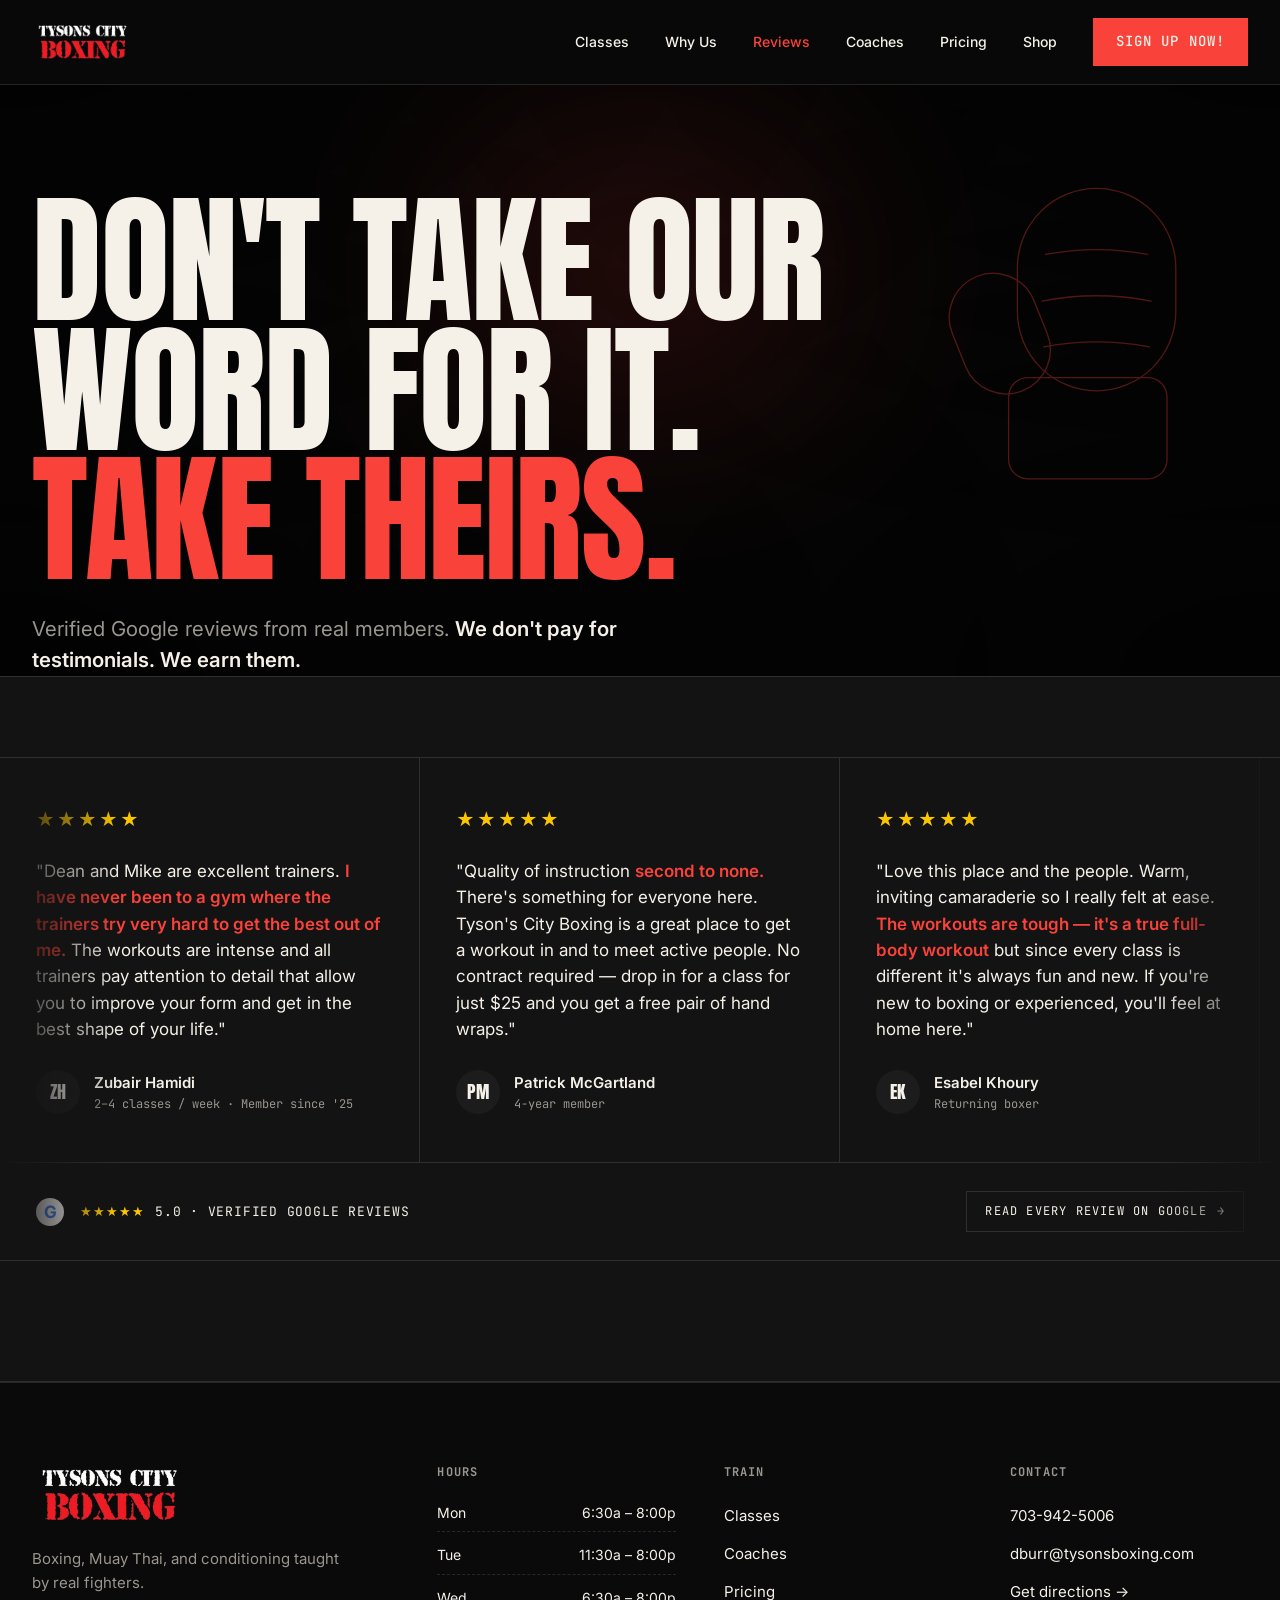
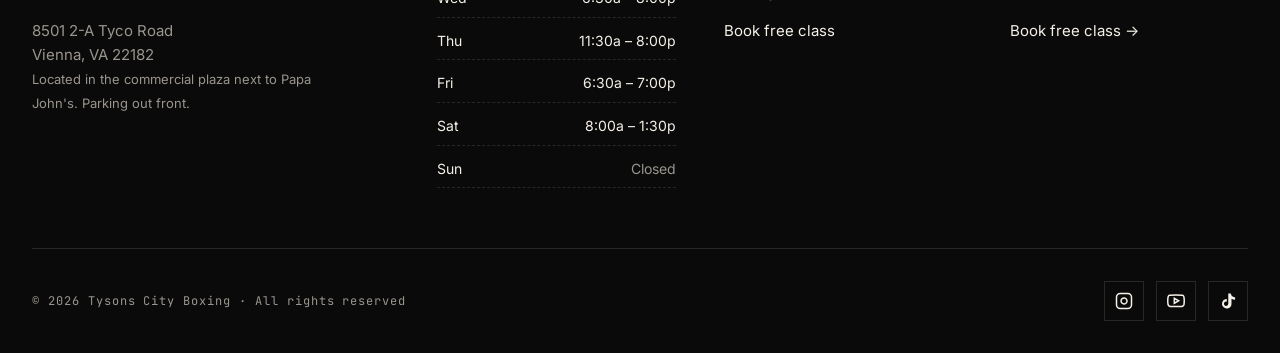
<file: reviews.html>
<!DOCTYPE html>
<html lang="en">
<head>
<meta charset="UTF-8" />
<meta name="viewport" content="width=device-width, initial-scale=1.0" />
<title>Reviews — Tysons City Boxing</title>
<meta name="description" content="Verified Google reviews from real members of Tysons City Boxing in Vienna, VA." />
<link rel="preconnect" href="https://fonts.googleapis.com">
<link rel="preconnect" href="https://fonts.gstatic.com" crossorigin>
<link href="https://fonts.googleapis.com/css2?family=Anton&family=Inter:wght@400;500;600;700&family=JetBrains+Mono:wght@400;500&display=swap" rel="stylesheet">
<link rel="stylesheet" href="styles.css">
</head>
<body>

<!-- ========== NAV ========== -->
<nav class="top">
  <div class="nav-inner">
    <a class="logo" href="index.html" aria-label="Tysons City Boxing">
      <span class="logo-mark"></span>
      <span class="logo-word">Tysons City Boxing</span>
    </a>
    <div class="nav-links" id="navLinks">
      <a href="classes.html">Classes</a>
      <a href="why-us.html">Why Us</a>
      <a href="reviews.html" class="active">Reviews</a>
      <a href="coaches.html">Coaches</a>
      <a href="pricing.html">Pricing</a>
      <a href="shop.html">Shop</a>
      <a class="nav-cta" href="https://tysonsboxing.zenplanner.com/zenplanner/portal/sign-up-now.cfm" target="_blank" rel="noopener">SIGN UP NOW!</a>
    </div>
    <button class="menu-btn" id="menuBtn" aria-label="Menu">
      <svg width="24" height="24" viewBox="0 0 24 24" fill="none" stroke="currentColor" stroke-width="2"><path d="M3 6h18M3 12h18M3 18h18"/></svg>
    </button>
  </div>
</nav>

<!-- ========== PAGE HERO ========== -->
<section class="page-hero" id="top" style="padding-bottom: 0; border-bottom: none;">
  <div class="hero-bg"></div>
  <div class="hero-glow"></div>
  <svg class="page-hero-icon" viewBox="0 0 320 380" xmlns="http://www.w3.org/2000/svg" aria-hidden="true">
    <rect x="80" y="20" width="180" height="230" rx="90"/>
    <rect x="10" y="115" width="100" height="140" rx="50" transform="rotate(-22 60 185)"/>
    <rect x="70" y="235" width="180" height="115" rx="22"/>
    <path d="M112 95 Q170 84 228 95"/>
    <path d="M108 148 Q170 136 232 148"/>
    <path d="M110 200 Q170 189 230 200"/>
  </svg>
  <div class="container page-hero-inner">
    <h1 class="display">Don't take our<br>word for it.<br><span class="accent">Take theirs.</span></h1>
    <p class="lead">Verified Google reviews from real members. <strong>We don't pay for testimonials. We earn them.</strong></p>
  </div>
</section>

<!-- ========== REVIEWS ========== -->
<section class="testimonials" id="testimonials" style="padding-top: 80px;">
  <div class="testimonial-marquee" id="testimonialMarquee">
    <div class="testimonial-track" id="testimonialTrack">
      <article class="testimonial">
        <div class="stars">★★★★★</div>
        <blockquote>
          "Dean and Mike are excellent trainers. <em>I have never been to a gym where the trainers try very hard to get the best out of me.</em> The workouts are intense and all trainers pay attention to detail that allow you to improve your form and get in the best shape of your life."
        </blockquote>
        <div class="testimonial-author">
          <div class="avatar">ZH</div>
          <div>
            <div class="name">Zubair Hamidi</div>
            <div class="meta">2–4 classes / week · Member since '25</div>
          </div>
        </div>
      </article>
      <article class="testimonial">
        <div class="stars">★★★★★</div>
        <blockquote>
          "Quality of instruction <em>second to none.</em> There's something for everyone here. Tyson's City Boxing is a great place to get a workout in and to meet active people. No contract required — drop in for a class for just $25 and you get a free pair of hand wraps."
        </blockquote>
        <div class="testimonial-author">
          <div class="avatar">PM</div>
          <div>
            <div class="name">Patrick McGartland</div>
            <div class="meta">4-year member</div>
          </div>
        </div>
      </article>
      <article class="testimonial">
        <div class="stars">★★★★★</div>
        <blockquote>
          "Love this place and the people. Warm, inviting camaraderie so I really felt at ease. <em>The workouts are tough — it's a true full-body workout</em> but since every class is different it's always fun and new. If you're new to boxing or experienced, you'll feel at home here."
        </blockquote>
        <div class="testimonial-author">
          <div class="avatar">EK</div>
          <div>
            <div class="name">Esabel Khoury</div>
            <div class="meta">Returning boxer</div>
          </div>
        </div>
      </article>
    </div>
    <div class="google-link-bar">
      <div class="left">
        <span class="g-logo">G</span>
        <div class="rating">
          <span class="stars-mini">★★★★★</span>
          <span>5.0 · Verified Google Reviews</span>
        </div>
      </div>
      <a class="read-all" href="https://www.google.com/search?q=Tysons+City+Boxing+Vienna+VA+reviews" target="_blank" rel="noopener">
        Read every review on Google
        <span class="arrow">→</span>
      </a>
    </div>
  </div>
</section>

<!-- ========== FOOTER ========== -->
<footer>
  <div class="container">
    <div class="footer-grid">
      <div class="footer-brand">
        <a class="logo" href="index.html">
          <span class="logo-mark"></span>
          </a>
        <p>Boxing, Muay Thai, and conditioning taught by real fighters.<br><br>8501 2-A Tyco Road<br>Vienna, VA 22182<br><span style="color: var(--fg-dim); font-size: 13px;">Located in the commercial plaza next to Papa John's. Parking out front.</span></p>
      </div>
      <div class="footer-col">
        <h5>Hours</h5>
        <ul class="hours-list">
          <li><span>Mon</span><span>6:30a – 8:00p</span></li>
          <li><span>Tue</span><span>11:30a – 8:00p</span></li>
          <li><span>Wed</span><span>6:30a – 8:00p</span></li>
          <li><span>Thu</span><span>11:30a – 8:00p</span></li>
          <li><span>Fri</span><span>6:30a – 7:00p</span></li>
          <li><span>Sat</span><span>8:00a – 1:30p</span></li>
          <li class="closed"><span>Sun</span><span>Closed</span></li>
        </ul>
      </div>
      <div class="footer-col">
        <h5>Train</h5>
        <ul>
          <li><a href="classes.html">Classes</a></li>
          <li><a href="coaches.html">Coaches</a></li>
          <li><a href="pricing.html">Pricing</a></li>
          <li><a href="index.html#book">Book free class</a></li>
        </ul>
      </div>
      <div class="footer-col">
        <h5>Contact</h5>
        <ul>
          <li><a href="tel:7039425006">703-942-5006</a></li>
          <li><a href="mailto:dburr@tysonsboxing.com">dburr@tysonsboxing.com</a></li>
          <li><a href="https://maps.google.com/?q=8501+Tyco+Road+Vienna+VA" target="_blank" rel="noopener">Get directions →</a></li>
          <li><a href="index.html#book">Book free class →</a></li>
        </ul>
      </div>
    </div>
    <div class="footer-bottom">
      <div>© 2026 Tysons City Boxing · All rights reserved</div>
      <div class="social">
        <a href="#" aria-label="Instagram">
          <svg width="18" height="18" viewBox="0 0 24 24" fill="none" stroke="currentColor" stroke-width="2"><rect x="2" y="2" width="20" height="20" rx="5"/><path d="M16 11.37A4 4 0 1 1 12.63 8 4 4 0 0 1 16 11.37z"/><line x1="17.5" y1="6.5" x2="17.51" y2="6.5"/></svg>
        </a>
        <a href="#" aria-label="YouTube">
          <svg width="18" height="18" viewBox="0 0 24 24" fill="none" stroke="currentColor" stroke-width="2"><path d="M22.54 6.42a2.78 2.78 0 0 0-1.94-2C18.88 4 12 4 12 4s-6.88 0-8.6.46a2.78 2.78 0 0 0-1.94 2A29 29 0 0 0 1 11.75a29 29 0 0 0 .46 5.33A2.78 2.78 0 0 0 3.4 19c1.72.46 8.6.46 8.6.46s6.88 0 8.6-.46a2.78 2.78 0 0 0 1.94-2 29 29 0 0 0 .46-5.25 29 29 0 0 0-.46-5.33z"/><polygon points="9.75 15.02 15.5 11.75 9.75 8.48 9.75 15.02"/></svg>
        </a>
        <a href="#" aria-label="TikTok">
          <svg width="18" height="18" viewBox="0 0 24 24" fill="currentColor"><path d="M19.59 6.69a4.83 4.83 0 0 1-3.77-4.25V2h-3.45v13.67a2.89 2.89 0 0 1-5.2 1.74 2.89 2.89 0 0 1 2.31-4.64 2.93 2.93 0 0 1 .88.13V9.4a6.84 6.84 0 0 0-1-.05A6.33 6.33 0 0 0 5.8 20.1a6.34 6.34 0 0 0 10.86-4.43V8.84a8.16 8.16 0 0 0 4.77 1.52V6.93a4.85 4.85 0 0 1-1.84-.24z"/></svg>
        </a>
      </div>
    </div>
  </div>
</footer>

<script src="shared.js"></script>
</body>
</html>
</file>
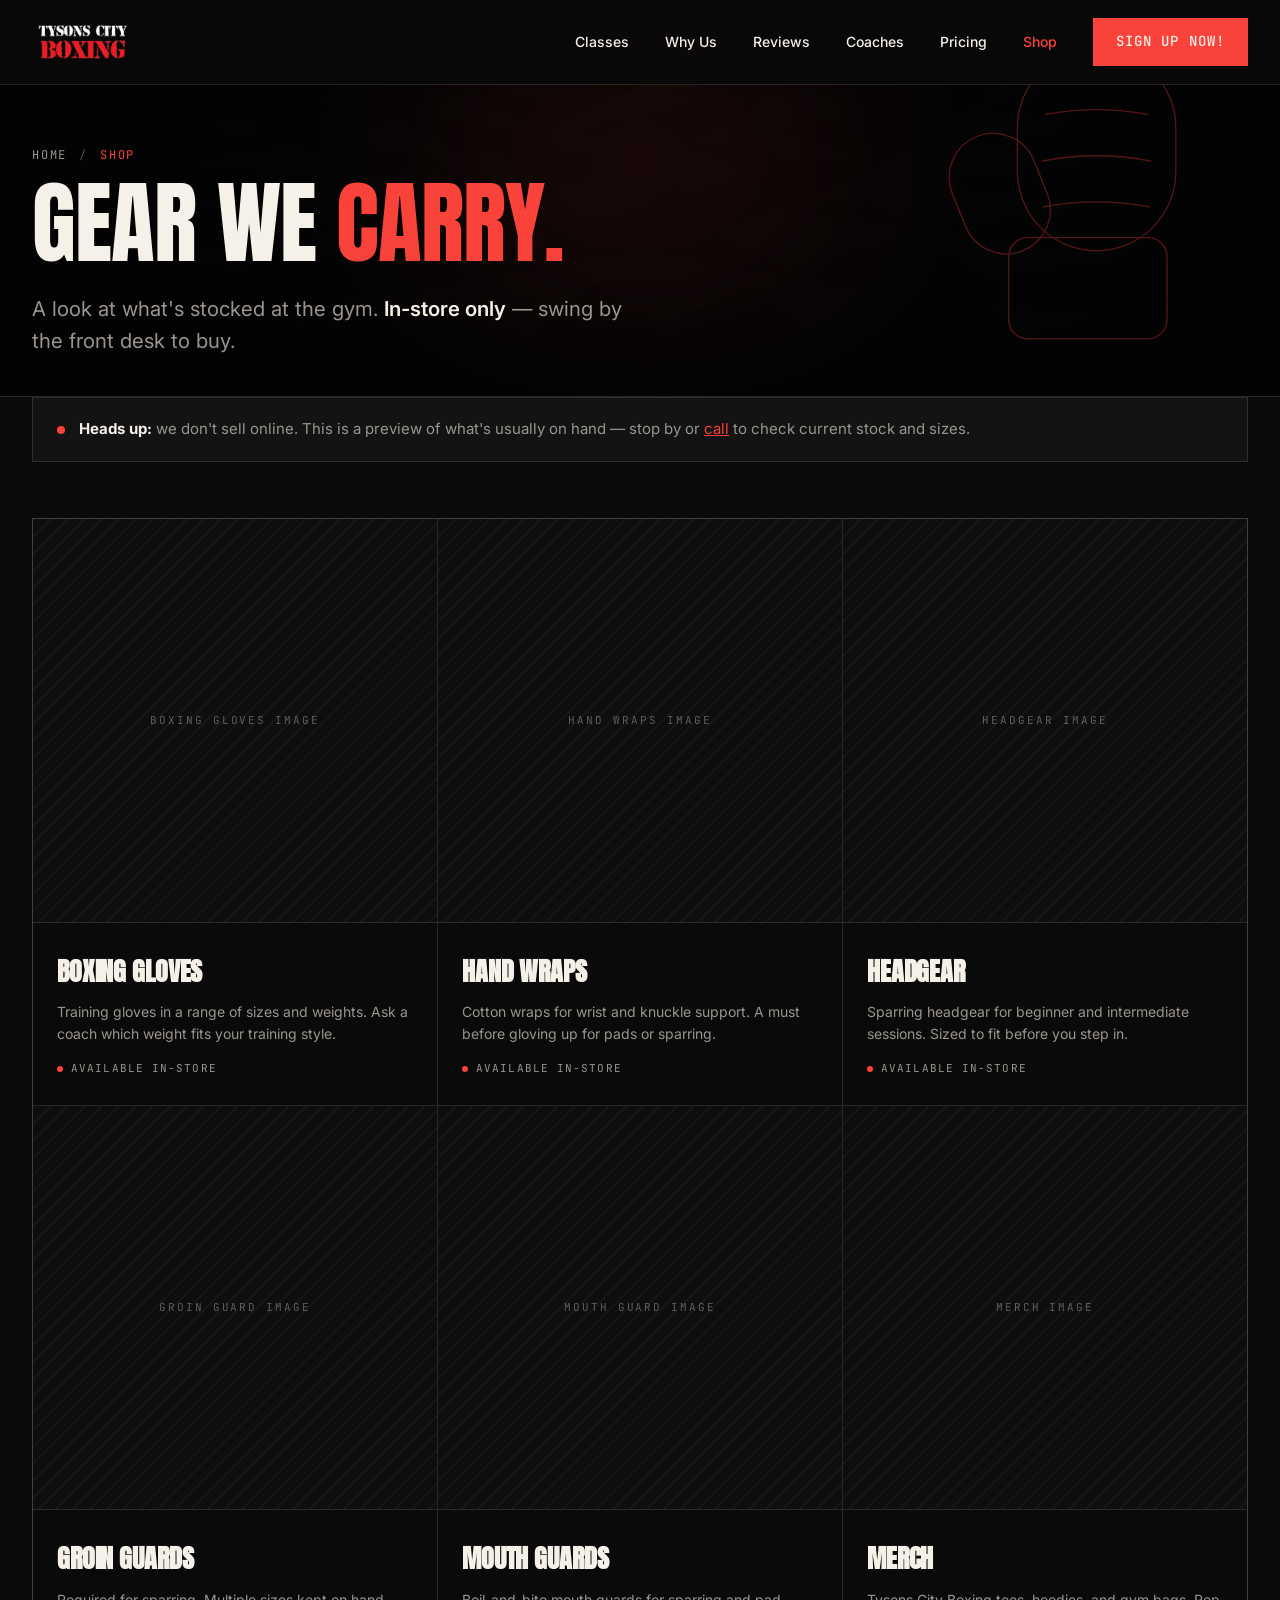
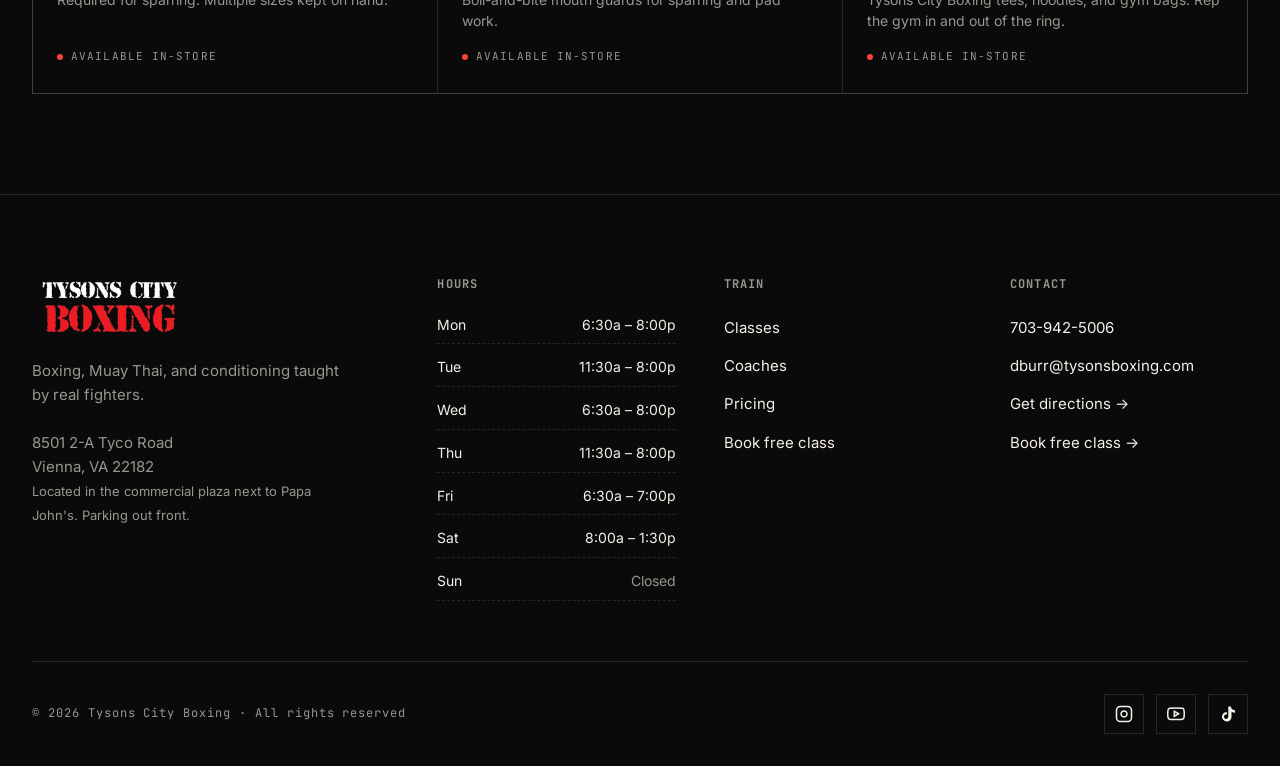
<file: shop.html>
<!DOCTYPE html>
<html lang="en">
<head>
<meta charset="UTF-8" />
<meta name="viewport" content="width=device-width, initial-scale=1.0" />
<title>Gym Shop — Tysons City Boxing</title>
<meta name="description" content="Gear we carry at Tysons City Boxing — gloves, wraps, headgear, and more. In-store only, not available for online purchase." />
<link rel="preconnect" href="https://fonts.googleapis.com">
<link rel="preconnect" href="https://fonts.gstatic.com" crossorigin>
<link href="https://fonts.googleapis.com/css2?family=Anton&family=Inter:wght@400;500;600;700&family=JetBrains+Mono:wght@400;500&display=swap" rel="stylesheet">
<link rel="stylesheet" href="styles.css">
</head>
<body>

<!-- ========== NAV ========== -->
<nav class="top">
  <div class="nav-inner">
    <a class="logo" href="index.html" aria-label="Tysons City Boxing">
      <span class="logo-mark"></span>
      <span class="logo-word">Tysons City Boxing</span>
    </a>
    <div class="nav-links" id="navLinks">
      <a href="classes.html">Classes</a>
      <a href="why-us.html">Why Us</a>
      <a href="reviews.html">Reviews</a>
      <a href="coaches.html">Coaches</a>
      <a href="pricing.html">Pricing</a>
      <a href="shop.html" class="active">Shop</a>
      <a class="nav-cta" href="https://tysonsboxing.zenplanner.com/zenplanner/portal/sign-up-now.cfm" target="_blank" rel="noopener">SIGN UP NOW!</a>
    </div>
    <button class="menu-btn" id="menuBtn" aria-label="Menu">
      <svg width="24" height="24" viewBox="0 0 24 24" fill="none" stroke="currentColor" stroke-width="2"><path d="M3 6h18M3 12h18M3 18h18"/></svg>
    </button>
  </div>
</nav>

<!-- ========== PAGE HERO ========== -->
<section class="page-hero" id="top" style="padding: 140px 0 40px;">
  <div class="hero-bg"></div>
  <div class="hero-glow"></div>
  <svg class="page-hero-icon" viewBox="0 0 320 380" xmlns="http://www.w3.org/2000/svg" aria-hidden="true">
    <rect x="80" y="20" width="180" height="230" rx="90"/>
    <rect x="10" y="115" width="100" height="140" rx="50" transform="rotate(-22 60 185)"/>
    <rect x="70" y="235" width="180" height="115" rx="22"/>
    <path d="M112 95 Q170 84 228 95"/>
    <path d="M108 148 Q170 136 232 148"/>
    <path d="M110 200 Q170 189 230 200"/>
  </svg>
  <div class="container page-hero-inner">
    <div class="crumb">
      <a href="index.html">Home</a>
      <span class="sep">/</span>
      <span class="here">Shop</span>
    </div>
    <h1 class="display" style="font-size: clamp(40px, 7vw, 96px);">Gear we <span class="accent">carry.</span></h1>
    <p class="lead">A look at what's stocked at the gym. <strong>In-store only</strong> — swing by the front desk to buy.</p>
  </div>
</section>

<!-- ========== SHOP ========== -->
<section class="section" id="shop" style="padding: 0 0 100px;">
  <div class="container">
    <div class="shop-note">
      <span class="dot"></span>
      <span><strong>Heads up:</strong> we don't sell online. This is a preview of what's usually on hand — stop by or <a href="tel:7039425006" style="color: var(--accent);">call</a> to check current stock and sizes.</span>
    </div>

    <div class="shop-grid">
      <div class="shop-item">
        <div class="shop-img">
          <span class="placeholder-label">BOXING GLOVES IMAGE</span>
        </div>
        <div class="shop-info">
          <h3>Boxing Gloves</h3>
          <p>Training gloves in a range of sizes and weights. Ask a coach which weight fits your training style.</p>
          <span class="shop-stock">Available in-store</span>
        </div>
      </div>
      <div class="shop-item">
        <div class="shop-img">
          <span class="placeholder-label">HAND WRAPS IMAGE</span>
        </div>
        <div class="shop-info">
          <h3>Hand Wraps</h3>
          <p>Cotton wraps for wrist and knuckle support. A must before gloving up for pads or sparring.</p>
          <span class="shop-stock">Available in-store</span>
        </div>
      </div>
      <div class="shop-item">
        <div class="shop-img">
          <span class="placeholder-label">HEADGEAR IMAGE</span>
        </div>
        <div class="shop-info">
          <h3>Headgear</h3>
          <p>Sparring headgear for beginner and intermediate sessions. Sized to fit before you step in.</p>
          <span class="shop-stock">Available in-store</span>
        </div>
      </div>
      <div class="shop-item">
        <div class="shop-img">
          <span class="placeholder-label">GROIN GUARD IMAGE</span>
        </div>
        <div class="shop-info">
          <h3>Groin Guards</h3>
          <p>Required for sparring. Multiple sizes kept on hand.</p>
          <span class="shop-stock">Available in-store</span>
        </div>
      </div>
      <div class="shop-item">
        <div class="shop-img">
          <span class="placeholder-label">MOUTH GUARD IMAGE</span>
        </div>
        <div class="shop-info">
          <h3>Mouth Guards</h3>
          <p>Boil-and-bite mouth guards for sparring and pad work.</p>
          <span class="shop-stock">Available in-store</span>
        </div>
      </div>
      <div class="shop-item">
        <div class="shop-img">
          <span class="placeholder-label">MERCH IMAGE</span>
        </div>
        <div class="shop-info">
          <h3>Merch</h3>
          <p>Tysons City Boxing tees, hoodies, and gym bags. Rep the gym in and out of the ring.</p>
          <span class="shop-stock">Available in-store</span>
        </div>
      </div>
    </div>
  </div>
</section>

<!-- ========== FOOTER ========== -->
<footer>
  <div class="container">
    <div class="footer-grid">
      <div class="footer-brand">
        <a class="logo" href="index.html">
          <span class="logo-mark"></span>
          </a>
        <p>Boxing, Muay Thai, and conditioning taught by real fighters.<br><br>8501 2-A Tyco Road<br>Vienna, VA 22182<br><span style="color: var(--fg-dim); font-size: 13px;">Located in the commercial plaza next to Papa John's. Parking out front.</span></p>
      </div>
      <div class="footer-col">
        <h5>Hours</h5>
        <ul class="hours-list">
          <li><span>Mon</span><span>6:30a – 8:00p</span></li>
          <li><span>Tue</span><span>11:30a – 8:00p</span></li>
          <li><span>Wed</span><span>6:30a – 8:00p</span></li>
          <li><span>Thu</span><span>11:30a – 8:00p</span></li>
          <li><span>Fri</span><span>6:30a – 7:00p</span></li>
          <li><span>Sat</span><span>8:00a – 1:30p</span></li>
          <li class="closed"><span>Sun</span><span>Closed</span></li>
        </ul>
      </div>
      <div class="footer-col">
        <h5>Train</h5>
        <ul>
          <li><a href="classes.html">Classes</a></li>
          <li><a href="coaches.html">Coaches</a></li>
          <li><a href="pricing.html">Pricing</a></li>
          <li><a href="index.html#book">Book free class</a></li>
        </ul>
      </div>
      <div class="footer-col">
        <h5>Contact</h5>
        <ul>
          <li><a href="tel:7039425006">703-942-5006</a></li>
          <li><a href="mailto:dburr@tysonsboxing.com">dburr@tysonsboxing.com</a></li>
          <li><a href="https://maps.google.com/?q=8501+Tyco+Road+Vienna+VA" target="_blank" rel="noopener">Get directions →</a></li>
          <li><a href="index.html#book">Book free class →</a></li>
        </ul>
      </div>
    </div>
    <div class="footer-bottom">
      <div>© 2026 Tysons City Boxing · All rights reserved</div>
      <div class="social">
        <a href="#" aria-label="Instagram">
          <svg width="18" height="18" viewBox="0 0 24 24" fill="none" stroke="currentColor" stroke-width="2"><rect x="2" y="2" width="20" height="20" rx="5"/><path d="M16 11.37A4 4 0 1 1 12.63 8 4 4 0 0 1 16 11.37z"/><line x1="17.5" y1="6.5" x2="17.51" y2="6.5"/></svg>
        </a>
        <a href="#" aria-label="YouTube">
          <svg width="18" height="18" viewBox="0 0 24 24" fill="none" stroke="currentColor" stroke-width="2"><path d="M22.54 6.42a2.78 2.78 0 0 0-1.94-2C18.88 4 12 4 12 4s-6.88 0-8.6.46a2.78 2.78 0 0 0-1.94 2A29 29 0 0 0 1 11.75a29 29 0 0 0 .46 5.33A2.78 2.78 0 0 0 3.4 19c1.72.46 8.6.46 8.6.46s6.88 0 8.6-.46a2.78 2.78 0 0 0 1.94-2 29 29 0 0 0 .46-5.25 29 29 0 0 0-.46-5.33z"/><polygon points="9.75 15.02 15.5 11.75 9.75 8.48 9.75 15.02"/></svg>
        </a>
        <a href="#" aria-label="TikTok">
          <svg width="18" height="18" viewBox="0 0 24 24" fill="currentColor"><path d="M19.59 6.69a4.83 4.83 0 0 1-3.77-4.25V2h-3.45v13.67a2.89 2.89 0 0 1-5.2 1.74 2.89 2.89 0 0 1 2.31-4.64 2.93 2.93 0 0 1 .88.13V9.4a6.84 6.84 0 0 0-1-.05A6.33 6.33 0 0 0 5.8 20.1a6.34 6.34 0 0 0 10.86-4.43V8.84a8.16 8.16 0 0 0 4.77 1.52V6.93a4.85 4.85 0 0 1-1.84-.24z"/></svg>
        </a>
      </div>
    </div>
  </div>
</footer>

<script src="shared.js"></script>
</body>
</html>
</file>
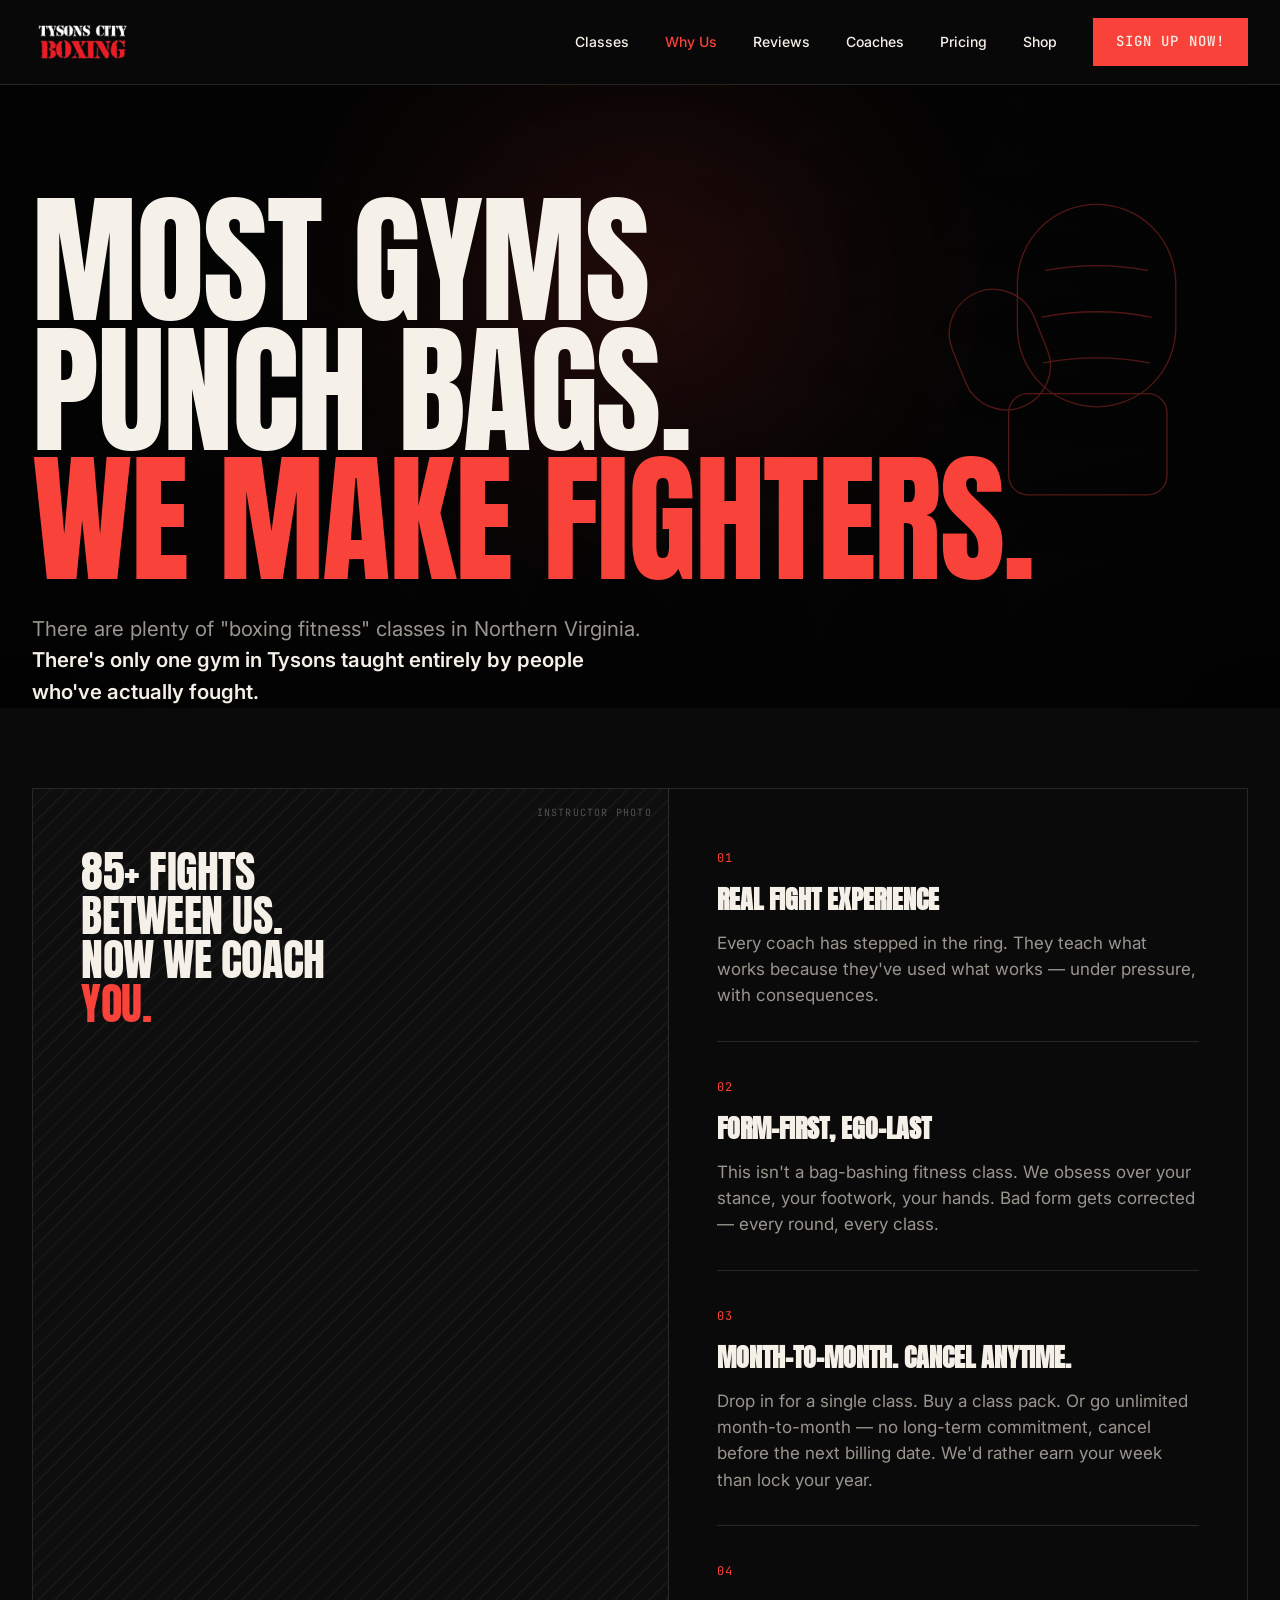
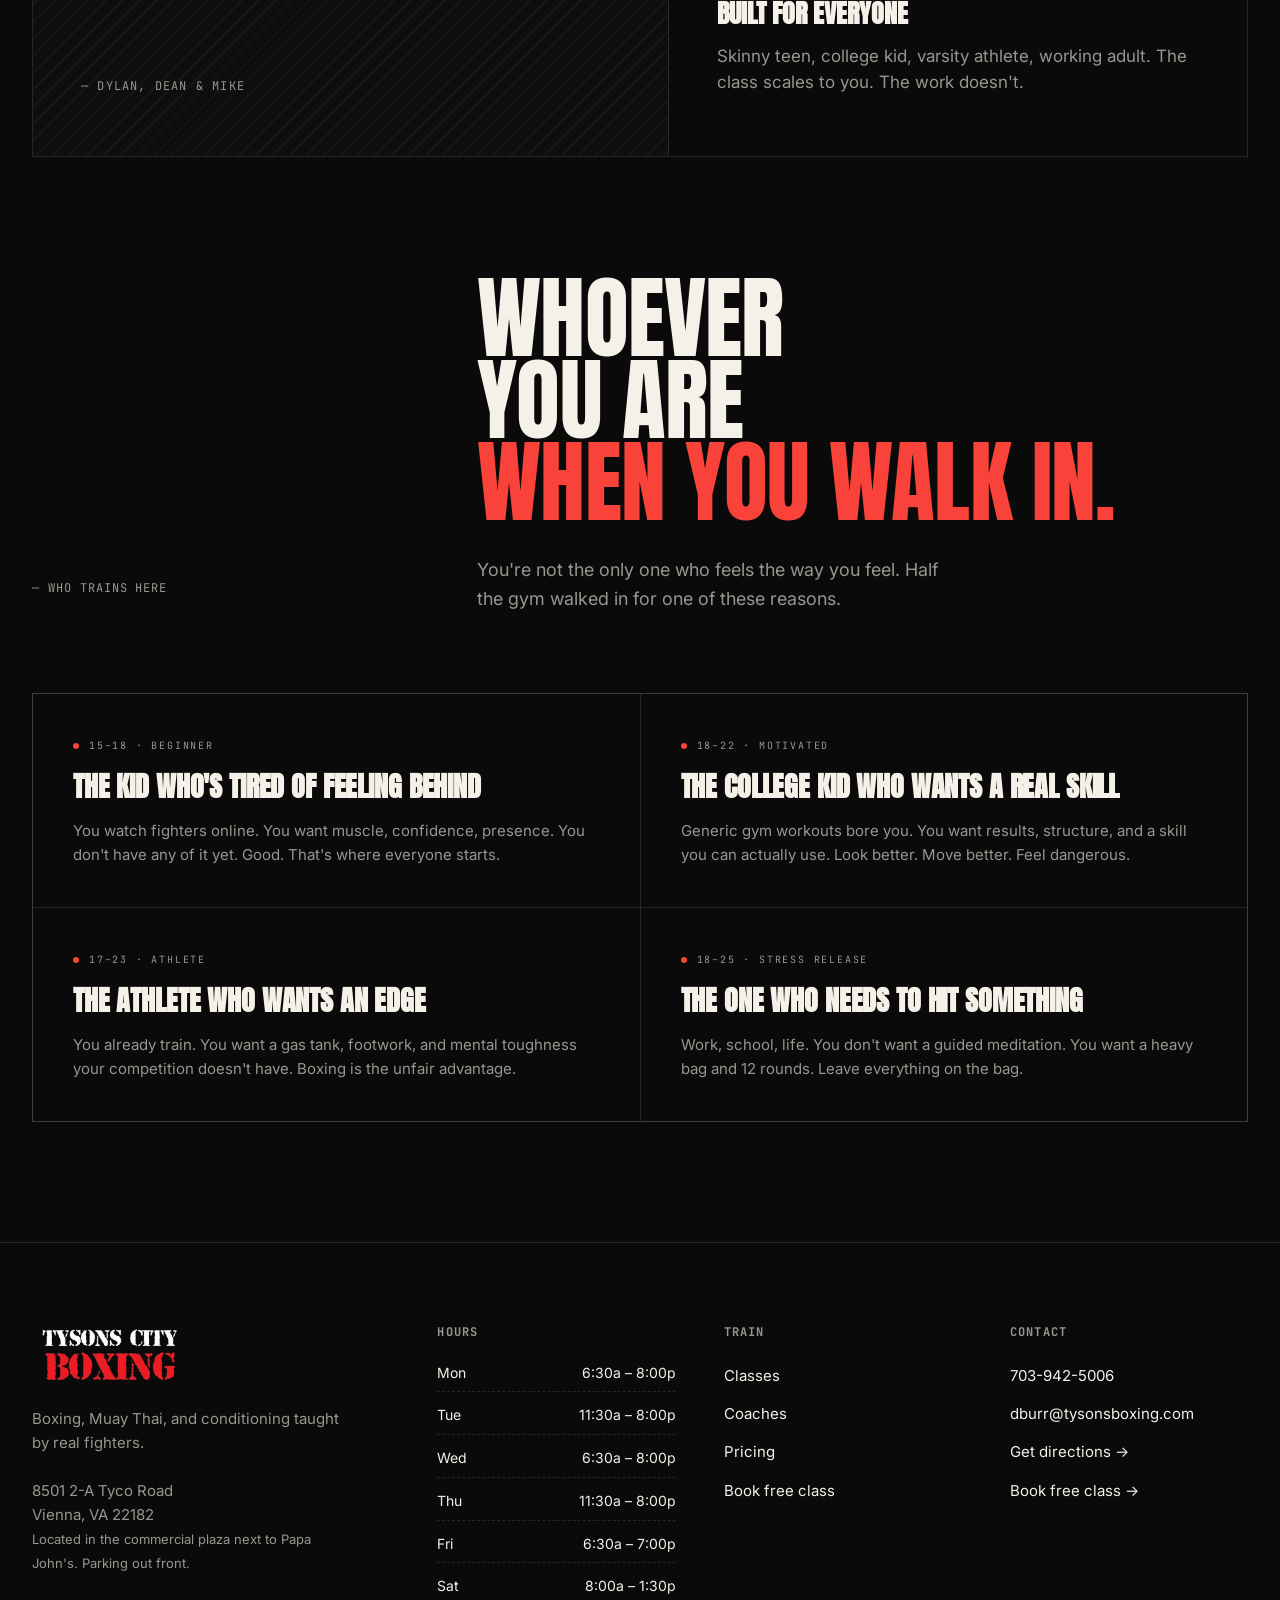
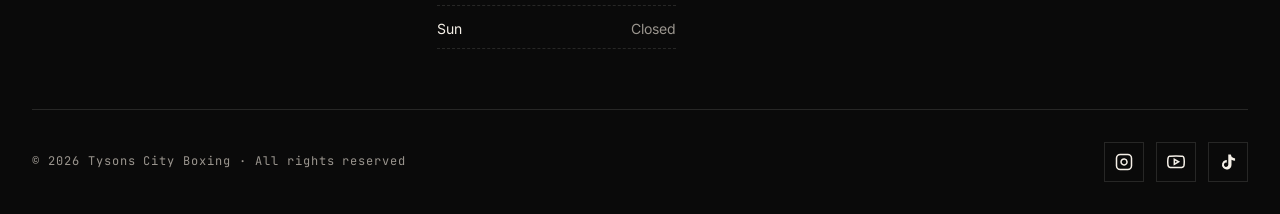
<file: why-us.html>
<!DOCTYPE html>
<html lang="en">
<head>
<meta charset="UTF-8" />
<meta name="viewport" content="width=device-width, initial-scale=1.0" />
<title>Why Us — Tysons City Boxing</title>
<meta name="description" content="Tysons City Boxing is taught by real fighters with 85+ combined fights. Real coaching, form-first, month-to-month. Vienna, VA." />
<link rel="preconnect" href="https://fonts.googleapis.com">
<link rel="preconnect" href="https://fonts.gstatic.com" crossorigin>
<link href="https://fonts.googleapis.com/css2?family=Anton&family=Inter:wght@400;500;600;700&family=JetBrains+Mono:wght@400;500&display=swap" rel="stylesheet">
<link rel="stylesheet" href="styles.css">
</head>
<body>

<!-- ========== NAV ========== -->
<nav class="top">
  <div class="nav-inner">
    <a class="logo" href="index.html" aria-label="Tysons City Boxing">
      <span class="logo-mark"></span>
      <span class="logo-word">Tysons City Boxing</span>
    </a>
    <div class="nav-links" id="navLinks">
      <a href="classes.html">Classes</a>
      <a href="why-us.html" class="active">Why Us</a>
      <a href="reviews.html">Reviews</a>
      <a href="coaches.html">Coaches</a>
      <a href="pricing.html">Pricing</a>
      <a href="shop.html">Shop</a>
      <a class="nav-cta" href="https://tysonsboxing.zenplanner.com/zenplanner/portal/sign-up-now.cfm" target="_blank" rel="noopener">SIGN UP NOW!</a>
    </div>
    <button class="menu-btn" id="menuBtn" aria-label="Menu">
      <svg width="24" height="24" viewBox="0 0 24 24" fill="none" stroke="currentColor" stroke-width="2"><path d="M3 6h18M3 12h18M3 18h18"/></svg>
    </button>
  </div>
</nav>

<!-- ========== PAGE HERO ========== -->
<section class="page-hero" id="top" style="padding-bottom: 0; border-bottom: none;">
  <div class="hero-bg"></div>
  <div class="hero-glow"></div>
  <svg class="page-hero-icon" viewBox="0 0 320 380" xmlns="http://www.w3.org/2000/svg" aria-hidden="true">
    <rect x="80" y="20" width="180" height="230" rx="90"/>
    <rect x="10" y="115" width="100" height="140" rx="50" transform="rotate(-22 60 185)"/>
    <rect x="70" y="235" width="180" height="115" rx="22"/>
    <path d="M112 95 Q170 84 228 95"/>
    <path d="M108 148 Q170 136 232 148"/>
    <path d="M110 200 Q170 189 230 200"/>
  </svg>
  <div class="container page-hero-inner">
    <h1 class="display">Most gyms<br>punch bags.<br><span class="accent">We make fighters.</span></h1>
    <p class="lead">There are plenty of "boxing fitness" classes in Northern Virginia. <strong>There's only one gym in Tysons taught entirely by people who've actually fought.</strong></p>
  </div>
</section>

<!-- ========== WHY US ========== -->
<section class="section" id="why" style="padding-top: 80px;">
  <div class="container">
    <div class="why">
      <div class="why-left">
        <div class="quote display">
          85+ fights<br>between us.<br>Now we coach<br><span class="accent">you.</span>
        </div>
        <div class="attribution">— Dylan, Dean &amp; Mike</div>
      </div>
      <div class="why-right">
        <div class="why-item">
          <div class="num mono">01</div>
          <h4>Real fight experience</h4>
          <p>Every coach has stepped in the ring. They teach what works because they've used what works — under pressure, with consequences.</p>
        </div>
        <div class="why-item">
          <div class="num mono">02</div>
          <h4>Form-first, ego-last</h4>
          <p>This isn't a bag-bashing fitness class. We obsess over your stance, your footwork, your hands. Bad form gets corrected — every round, every class.</p>
        </div>
        <div class="why-item">
          <div class="num mono">03</div>
          <h4>Month-to-month. Cancel anytime.</h4>
          <p>Drop in for a single class. Buy a class pack. Or go unlimited month-to-month — no long-term commitment, cancel before the next billing date. We'd rather earn your week than lock your year.</p>
        </div>
        <div class="why-item">
          <div class="num mono">04</div>
          <h4>Built for everyone</h4>
          <p>Skinny teen, college kid, varsity athlete, working adult. The class scales to you. The work doesn't.</p>
        </div>
      </div>
    </div>
  </div>
</section>

<!-- ========== AUDIENCES ========== -->
<section class="section" style="padding-top: 0;">
  <div class="container">
    <div class="section-head">
      <div>
        <div class="label mono">— Who Trains Here</div>
      </div>
      <div>
        <h2 class="display">Whoever<br>you are<br><span class="accent">when you walk in.</span></h2>
        <p class="lead" style="margin-top: 32px;">You're not the only one who feels the way you feel. Half the gym walked in for one of these reasons.</p>
      </div>
    </div>

    <div class="audiences-grid">
      <div class="aud">
        <span class="tag">15–18 · Beginner</span>
        <h4>The kid who's tired of feeling behind</h4>
        <p>You watch fighters online. You want muscle, confidence, presence. You don't have any of it yet. Good. That's where everyone starts.</p>
      </div>
      <div class="aud">
        <span class="tag">18–22 · Motivated</span>
        <h4>The college kid who wants a real skill</h4>
        <p>Generic gym workouts bore you. You want results, structure, and a skill you can actually use. Look better. Move better. Feel dangerous.</p>
      </div>
      <div class="aud">
        <span class="tag">17–23 · Athlete</span>
        <h4>The athlete who wants an edge</h4>
        <p>You already train. You want a gas tank, footwork, and mental toughness your competition doesn't have. Boxing is the unfair advantage.</p>
      </div>
      <div class="aud">
        <span class="tag">18–25 · Stress Release</span>
        <h4>The one who needs to hit something</h4>
        <p>Work, school, life. You don't want a guided meditation. You want a heavy bag and 12 rounds. Leave everything on the bag.</p>
      </div>
    </div>
  </div>
</section>

<!-- ========== FOOTER ========== -->
<footer>
  <div class="container">
    <div class="footer-grid">
      <div class="footer-brand">
        <a class="logo" href="index.html">
          <span class="logo-mark"></span>
          </a>
        <p>Boxing, Muay Thai, and conditioning taught by real fighters.<br><br>8501 2-A Tyco Road<br>Vienna, VA 22182<br><span style="color: var(--fg-dim); font-size: 13px;">Located in the commercial plaza next to Papa John's. Parking out front.</span></p>
      </div>
      <div class="footer-col">
        <h5>Hours</h5>
        <ul class="hours-list">
          <li><span>Mon</span><span>6:30a – 8:00p</span></li>
          <li><span>Tue</span><span>11:30a – 8:00p</span></li>
          <li><span>Wed</span><span>6:30a – 8:00p</span></li>
          <li><span>Thu</span><span>11:30a – 8:00p</span></li>
          <li><span>Fri</span><span>6:30a – 7:00p</span></li>
          <li><span>Sat</span><span>8:00a – 1:30p</span></li>
          <li class="closed"><span>Sun</span><span>Closed</span></li>
        </ul>
      </div>
      <div class="footer-col">
        <h5>Train</h5>
        <ul>
          <li><a href="classes.html">Classes</a></li>
          <li><a href="coaches.html">Coaches</a></li>
          <li><a href="pricing.html">Pricing</a></li>
          <li><a href="index.html#book">Book free class</a></li>
        </ul>
      </div>
      <div class="footer-col">
        <h5>Contact</h5>
        <ul>
          <li><a href="tel:7039425006">703-942-5006</a></li>
          <li><a href="mailto:dburr@tysonsboxing.com">dburr@tysonsboxing.com</a></li>
          <li><a href="https://maps.google.com/?q=8501+Tyco+Road+Vienna+VA" target="_blank" rel="noopener">Get directions →</a></li>
          <li><a href="index.html#book">Book free class →</a></li>
        </ul>
      </div>
    </div>
    <div class="footer-bottom">
      <div>© 2026 Tysons City Boxing · All rights reserved</div>
      <div class="social">
        <a href="#" aria-label="Instagram">
          <svg width="18" height="18" viewBox="0 0 24 24" fill="none" stroke="currentColor" stroke-width="2"><rect x="2" y="2" width="20" height="20" rx="5"/><path d="M16 11.37A4 4 0 1 1 12.63 8 4 4 0 0 1 16 11.37z"/><line x1="17.5" y1="6.5" x2="17.51" y2="6.5"/></svg>
        </a>
        <a href="#" aria-label="YouTube">
          <svg width="18" height="18" viewBox="0 0 24 24" fill="none" stroke="currentColor" stroke-width="2"><path d="M22.54 6.42a2.78 2.78 0 0 0-1.94-2C18.88 4 12 4 12 4s-6.88 0-8.6.46a2.78 2.78 0 0 0-1.94 2A29 29 0 0 0 1 11.75a29 29 0 0 0 .46 5.33A2.78 2.78 0 0 0 3.4 19c1.72.46 8.6.46 8.6.46s6.88 0 8.6-.46a2.78 2.78 0 0 0 1.94-2 29 29 0 0 0 .46-5.25 29 29 0 0 0-.46-5.33z"/><polygon points="9.75 15.02 15.5 11.75 9.75 8.48 9.75 15.02"/></svg>
        </a>
        <a href="#" aria-label="TikTok">
          <svg width="18" height="18" viewBox="0 0 24 24" fill="currentColor"><path d="M19.59 6.69a4.83 4.83 0 0 1-3.77-4.25V2h-3.45v13.67a2.89 2.89 0 0 1-5.2 1.74 2.89 2.89 0 0 1 2.31-4.64 2.93 2.93 0 0 1 .88.13V9.4a6.84 6.84 0 0 0-1-.05A6.33 6.33 0 0 0 5.8 20.1a6.34 6.34 0 0 0 10.86-4.43V8.84a8.16 8.16 0 0 0 4.77 1.52V6.93a4.85 4.85 0 0 1-1.84-.24z"/></svg>
        </a>
      </div>
    </div>
  </div>
</footer>

<script src="shared.js"></script>
</body>
</html>
</file>
<file: styles.css>
/* ===== TYSONS CITY BOXING — SHARED STYLES ===== */
:root {
  --bg: #0A0A0A;
  --bg-2: #131313;
  --bg-3: #1c1c1c;
  --fg: #F5F0E8;
  --fg-dim: #9a958e;
  --accent: oklch(0.65 0.22 28);
  --accent-hot: oklch(0.72 0.24 35);
  --yellow: oklch(0.85 0.18 90);
  --line: rgba(245, 240, 232, 0.12);
}
* { box-sizing: border-box; margin: 0; padding: 0; }
html { scroll-behavior: smooth; }
body {
  background: var(--bg);
  color: var(--fg);
  font-family: 'Inter', system-ui, sans-serif;
  font-size: 17px;
  line-height: 1.55;
  -webkit-font-smoothing: antialiased;
  overflow-x: hidden;
}
.display { font-family: 'Anton', 'Impact', sans-serif; font-weight: 400; letter-spacing: -0.01em; line-height: 0.92; text-transform: uppercase; }
.mono { font-family: 'JetBrains Mono', monospace; font-size: 12px; letter-spacing: 0.08em; text-transform: uppercase; color: var(--fg-dim); }
.container { max-width: 1400px; margin: 0 auto; padding: 0 32px; }
@media (max-width: 640px) { .container { padding: 0 20px; } }

/* ===== NAV ===== */
nav.top {
  position: fixed; top: 0; left: 0; right: 0; z-index: 100;
  background: rgba(10,10,10,0.85);
  backdrop-filter: blur(12px);
  -webkit-backdrop-filter: blur(12px);
  border-bottom: 1px solid var(--line);
}
.nav-inner {
  display: flex; align-items: center; justify-content: space-between;
  padding: 18px 32px;
  max-width: 1400px; margin: 0 auto;
}
.logo {
  display: flex; align-items: center; gap: 10px;
  font-family: 'Anton', sans-serif; font-size: 20px; letter-spacing: 0.02em;
  text-transform: uppercase; color: var(--fg); text-decoration: none;
}
.logo-word { display: none; }
.logo-mark {
  height: 42px; width: auto;
  flex-shrink: 0;
  display: block;
}
.logo-mark svg, .logo-mark img { display: block; height: 100%; width: auto; }
.footer-brand .logo .logo-mark { height: 64px; }
.nav-links { display: flex; gap: 36px; align-items: center; }
.nav-links a {
  color: var(--fg); text-decoration: none; font-size: 14px; font-weight: 500;
  transition: color 0.2s;
}
.nav-links a:hover:not(.nav-cta) { color: var(--accent); }
.nav-links a.active:not(.nav-cta) { color: var(--accent); }
.nav-cta {
  background: var(--accent); color: var(--fg); padding: 12px 22px;
  text-decoration: none; font-weight: 700; font-size: 13px;
  text-transform: uppercase; letter-spacing: 0.08em;
  font-family: 'JetBrains Mono', monospace;
  transition: background 0.2s, color 0.2s, border-color 0.2s, transform 0.15s;
  border: 1px solid var(--accent); cursor: pointer;
}
.nav-cta:hover,
.nav-cta:focus-visible {
  background: var(--fg);
  color: var(--bg);
  border-color: var(--fg);
  transform: translateY(-1px);
}
.menu-btn { display: none; background: none; border: none; color: var(--fg); cursor: pointer; padding: 8px; }
@media (max-width: 880px) {
  .nav-links { display: none; position: absolute; top: 100%; left: 0; right: 0; background: var(--bg-2); flex-direction: column; padding: 24px 32px; border-bottom: 1px solid var(--line); gap: 24px; align-items: stretch; }
  .nav-links.open { display: flex; }
  .menu-btn { display: block; }
  .nav-cta { text-align: center; padding: 14px; }
}

/* ===== HERO ===== */
.hero {
  position: relative; min-height: 72vh; padding: 110px 0 64px;
  display: flex; align-items: center;
  overflow: hidden;
  text-align: center;
}
.hero-video {
  position: absolute; inset: 0;
  width: 100%; height: 100%;
  min-width: 100%; min-height: 100%;
  object-fit: cover;
  z-index: 0;
  filter: grayscale(0.4) contrast(1.05) brightness(0.72);
}
.hero-bg {
  position: absolute; inset: 0;
  background:
    radial-gradient(ellipse at top    left,  rgba(0,0,0,0.85) 0%, rgba(0,0,0,0.4) 40%, transparent 65%),
    radial-gradient(ellipse at top    right, rgba(0,0,0,0.85) 0%, rgba(0,0,0,0.4) 40%, transparent 65%),
    radial-gradient(ellipse at bottom left,  rgba(0,0,0,0.85) 0%, rgba(0,0,0,0.4) 40%, transparent 65%),
    radial-gradient(ellipse at bottom right, rgba(0,0,0,0.85) 0%, rgba(0,0,0,0.4) 40%, transparent 65%),
    linear-gradient(180deg, rgba(10,10,10,0.45) 0%, rgba(10,10,10,0.15) 40%, rgba(10,10,10,0.75) 100%);
  z-index: 1;
  pointer-events: none;
}
.hero-glow {
  position: absolute; top: 40%; left: 50%;
  width: 70%; height: 50%;
  transform: translate(-50%, -50%);
  background: radial-gradient(circle, var(--accent) 0%, transparent 60%);
  opacity: 0.18; filter: blur(100px); z-index: 1;
  pointer-events: none;
}
.hero-inner {
  position: relative; z-index: 2;
  width: 100%;
  display: flex; flex-direction: column; align-items: center;
}
h1.hero-h1 {
  font-size: clamp(38px, 7.3vw, 112px);
  margin: 0 0 28px;
  max-width: 1100px;
  line-height: 1.0;
}
.hero-h1 .accent { color: var(--accent); }

/* Word rotator inside hero headline — words stack at same cell, centered, cross-fade */
.hero-h1 .rotator {
  display: inline-grid;
  grid-template-areas: "stack";
  vertical-align: bottom;
  text-align: center;
  line-height: 1;
  --rot-count: 4;
  --rot-duration: 10s;
}
.hero-h1 .rotator > span {
  grid-area: stack;
  text-align: center;
  white-space: nowrap;
  opacity: 0;
  transform: translateY(40%);
  animation: hero-rotator var(--rot-duration) cubic-bezier(0.7, 0, 0.25, 1) infinite;
  animation-delay: calc(var(--i, 0) * (var(--rot-duration) / var(--rot-count, 4)));
  will-change: transform, opacity;
}
@keyframes hero-rotator {
  0%        { opacity: 0; transform: translateY(40%); }
  3%, 22%   { opacity: 1; transform: translateY(0); }
  27%, 100% { opacity: 0; transform: translateY(-40%); }
}
@media (prefers-reduced-motion: reduce) {
  .hero-h1 .rotator > span { animation: none; opacity: 0; }
  .hero-h1 .rotator > span[style*="--i:0"] { opacity: 1; transform: none; }
}
.hero-h1 .strike {
  display: inline-block;
  position: relative;
}
.hero-sub {
  font-size: clamp(13px, 1.4vw, 18px);
  color: var(--fg);
  max-width: 900px;
  margin: 0 auto 44px;
  line-height: 1.4;
  font-weight: 500;
  text-transform: uppercase;
  letter-spacing: 0.08em;
  font-family: 'JetBrains Mono', monospace;
  white-space: nowrap;
}
.hero-sub .dot-sep {
  color: var(--accent);
  margin: 0 6px;
  font-weight: 700;
}
.hero-sub strong { color: var(--fg); font-weight: 600; }
.hero-ctas { display: flex; gap: 16px; flex-wrap: wrap; align-items: center; justify-content: center; }
.btn-primary {
  display: inline-flex; align-items: center; gap: 12px;
  background: var(--accent); color: var(--fg);
  padding: 22px 40px; font-size: 16px; font-weight: 700;
  text-decoration: none; text-transform: uppercase; letter-spacing: 0.08em;
  border: none; cursor: pointer;
  transition: background 0.2s, transform 0.15s, box-shadow 0.2s;
  box-shadow: 0 0 0 0 var(--accent);
}
.btn-primary:hover {
  background: var(--fg); color: var(--bg);
  transform: translateY(-2px);
  box-shadow: 0 12px 32px -12px rgba(245, 240, 232, 0.35);
}
.btn-primary .arrow { transition: transform 0.2s; }
.btn-primary:hover .arrow { transform: translateX(4px); }
.btn-ghost {
  display: inline-flex; align-items: center; gap: 12px;
  background: transparent; color: var(--fg);
  padding: 22px 32px; font-size: 16px; font-weight: 600;
  text-decoration: none; text-transform: uppercase; letter-spacing: 0.08em;
  border: 1px solid var(--line);
  transition: border-color 0.2s, background 0.2s;
  cursor: pointer;
}
.btn-ghost:hover { border-color: var(--fg); background: rgba(245,240,232,0.04); }

.hero-foot {
  margin-top: 56px;
  display: inline-flex; align-items: center; gap: 12px;
  font-family: 'JetBrains Mono', monospace; font-size: 11px;
  letter-spacing: 0.18em; text-transform: uppercase;
  color: var(--fg-dim);
}
.hero-foot .dot {
  width: 8px; height: 8px; background: var(--accent); border-radius: 50%;
  animation: pulse 1.6s infinite;
}
@keyframes pulse {
  0%, 100% { box-shadow: 0 0 0 0 var(--accent); }
  50% { box-shadow: 0 0 0 8px transparent; }
}

.hero-meta {
  position: absolute; bottom: 40px; left: 0; right: 0;
  display: flex; justify-content: space-between; align-items: flex-end;
  z-index: 2;
  gap: 32px; flex-wrap: wrap;
}
.hero-meta-item .label { display: block; margin-bottom: 6px; }
.hero-meta-item .val { font-family: 'Anton', sans-serif; font-size: 22px; text-transform: uppercase; }
@media (max-width: 640px) {
  .hero { padding: 100px 0 40px; min-height: 0; }
  .hero-h1 { font-size: 38px; margin-bottom: 22px; line-height: 1.04; }
  .hero-meta { position: static; margin-top: 60px; }
  .hero-sub { font-size: 11px; letter-spacing: 0.05em; margin-bottom: 24px; }
  .hero-ctas .btn-primary { padding: 18px 28px; font-size: 14px; }
}
@media (max-width: 380px) {
  .hero-h1 { font-size: 32px; }
}

/* ===== PAGE HERO ICON (decorative glove watermark, fills empty space on subpages) ===== */
.page-hero-icon {
  position: absolute;
  top: 50%; right: 4%;
  transform: translateY(-50%);
  width: clamp(200px, 22vw, 340px);
  height: auto;
  fill: none;
  stroke: var(--accent);
  stroke-width: 1.5;
  stroke-linecap: round;
  stroke-linejoin: round;
  opacity: 0.32;
  z-index: 1;
  pointer-events: none;
}
@media (max-width: 880px) {
  .page-hero-icon { display: none; }
}

/* ===== PAGE HERO (shorter, for subpages) ===== */
.page-hero {
  position: relative;
  padding: 180px 0 80px;
  overflow: hidden;
  border-bottom: 1px solid var(--line);
}
.page-hero .hero-bg { z-index: 0; }
.page-hero .hero-glow { z-index: 0; }
.page-hero-inner { position: relative; z-index: 2; }
.page-hero h1 {
  font-family: 'Anton', sans-serif;
  font-size: clamp(56px, 11vw, 156px);
  line-height: 0.92; text-transform: uppercase;
  letter-spacing: -0.01em;
  margin: 16px 0 28px;
  max-width: 1100px;
}
.page-hero h1 .accent { color: var(--accent); }
.page-hero p.lead {
  color: var(--fg-dim);
  font-size: clamp(17px, 1.6vw, 21px);
  max-width: 620px;
  line-height: 1.55;
}
.page-hero p.lead strong { color: var(--fg); font-weight: 600; }
.crumb {
  display: inline-flex; align-items: center; gap: 12px;
  font-family: 'JetBrains Mono', monospace; font-size: 12px;
  letter-spacing: 0.15em; text-transform: uppercase;
  color: var(--fg-dim);
}
.crumb a { color: var(--fg-dim); text-decoration: none; transition: color 0.2s; }
.crumb a:hover { color: var(--accent); }
.crumb .sep { opacity: 0.5; }
.crumb .here { color: var(--accent); }

/* ===== TICKER ===== */
.ticker {
  background: var(--accent); color: var(--bg);
  padding: 22px 0;
  overflow: hidden; white-space: nowrap;
  border-top: 1px solid var(--bg); border-bottom: 1px solid var(--bg);
}
.ticker-track { display: inline-flex; gap: 48px; animation: scroll 30s linear infinite; }
.ticker-item {
  font-family: 'Anton', sans-serif; font-size: 28px;
  text-transform: uppercase; letter-spacing: 0.02em;
  display: inline-flex; align-items: center; gap: 48px;
}
.ticker-item::after { content: "✦"; font-size: 18px; }
@keyframes scroll {
  0% { transform: translateX(0); }
  100% { transform: translateX(-50%); }
}

/* ===== STATS ===== */
.stats {
  padding: 100px 0 60px;
  border-bottom: 1px solid var(--line);
}
.stats-grid {
  display: grid; grid-template-columns: repeat(4, 1fr);
  gap: 0;
  border-top: 1px solid var(--line);
}
.stat {
  padding: 40px 24px;
  border-right: 1px solid var(--line);
}
.stat:last-child { border-right: none; }
.stat .num {
  font-family: 'Anton', sans-serif;
  font-size: clamp(48px, 7vw, 88px);
  line-height: 1;
  margin-bottom: 8px;
}
.stat .num .accent { color: var(--accent); }
.stat .label { color: var(--fg-dim); font-size: 14px; }
@media (max-width: 880px) {
  .stats-grid { grid-template-columns: repeat(2, 1fr); }
  .stat { border-right: none; border-bottom: 1px solid var(--line); }
  .stat:nth-child(odd) { border-right: 1px solid var(--line); }
  .stat:nth-last-child(-n+2) { border-bottom: none; }
}
@media (max-width: 480px) {
  .stats-grid { grid-template-columns: 1fr; }
  .stat { border-right: none !important; }
}

/* ===== SECTION HEADER ===== */
.section { padding: 120px 0; }
.section-head {
  display: grid; grid-template-columns: 1fr 2fr;
  gap: 60px; margin-bottom: 80px; align-items: end;
}
.section-head .label { margin-bottom: 16px; }
.section-head h2 {
  font-family: 'Anton', sans-serif;
  font-size: clamp(40px, 7vw, 96px);
  line-height: 0.92; text-transform: uppercase;
  letter-spacing: -0.01em;
}
.section-head h2 .accent { color: var(--accent); }
.section-head .lead {
  color: var(--fg-dim); font-size: 18px; max-width: 480px;
  line-height: 1.6;
}
@media (max-width: 880px) {
  .section { padding: 80px 0; }
  .section-head { grid-template-columns: 1fr; gap: 24px; margin-bottom: 50px; }
}

/* ===== TESTIMONIALS ===== */
.testimonials {
  background: var(--bg-2);
  border-top: 1px solid var(--line);
  border-bottom: 1px solid var(--line);
  padding: 120px 0;
}
.testimonial-marquee {
  position: relative;
  overflow: hidden;
  border-top: 1px solid var(--line);
  border-bottom: 1px solid var(--line);
  --speed: 30s;
}
.testimonial-marquee::before,
.testimonial-marquee::after {
  content: "";
  position: absolute; top: 0; bottom: 0; width: 120px;
  z-index: 2; pointer-events: none;
}
.testimonial-marquee::before { left: 0; background: linear-gradient(90deg, var(--bg-2) 0%, transparent 100%); }
.testimonial-marquee::after  { right: 0; background: linear-gradient(270deg, var(--bg-2) 0%, transparent 100%); }
.testimonial-track {
  display: flex; gap: 0;
  width: max-content;
  animation: testimonial-scroll var(--speed) linear infinite;
}
@keyframes testimonial-scroll {
  0% { transform: translateX(0); }
  100% { transform: translateX(-50%); }
}
.testimonial {
  flex: 0 0 420px;
  padding: 48px 36px;
  border-right: 1px solid var(--line);
  display: flex; flex-direction: column;
  transition: background 0.3s;
}
.testimonial:hover { background: rgba(245,240,232,0.02); }
.google-link-bar {
  display: flex; align-items: center; justify-content: space-between;
  gap: 24px; padding: 28px 36px; border-top: 1px solid var(--line);
  flex-wrap: wrap;
}
.google-link-bar .left { display: flex; align-items: center; gap: 16px; flex-wrap: wrap; }
.google-link-bar .g-logo {
  width: 28px; height: 28px;
  background: #fff; border-radius: 50%;
  display: grid; place-items: center;
  font-family: 'Inter', sans-serif; font-weight: 700; font-size: 17px;
  color: #4285F4; letter-spacing: -0.04em;
  flex-shrink: 0;
}
.google-link-bar .rating {
  display: flex; align-items: center; gap: 10px;
  font-family: 'JetBrains Mono', monospace; font-size: 13px;
  color: var(--fg); letter-spacing: 0.06em; text-transform: uppercase;
}
.google-link-bar .rating .stars-mini { color: var(--yellow); letter-spacing: 1px; }
.google-link-bar .read-all {
  display: inline-flex; align-items: center; gap: 10px;
  color: var(--fg); text-decoration: none;
  font-family: 'JetBrains Mono', monospace; font-size: 12px;
  letter-spacing: 0.1em; text-transform: uppercase;
  padding: 10px 18px; border: 1px solid var(--line);
  transition: border-color 0.2s, background 0.2s, color 0.2s;
}
.google-link-bar .read-all:hover { border-color: var(--accent); color: var(--accent); }
.google-link-bar .read-all .arrow { transition: transform 0.2s; }
.google-link-bar .read-all:hover .arrow { transform: translateX(3px); }
.testimonial .stars {
  color: var(--yellow); font-size: 18px; letter-spacing: 2px;
  margin-bottom: 24px;
}
.testimonial blockquote {
  font-size: 17px; line-height: 1.55; flex: 1; margin-bottom: 28px;
  color: var(--fg);
}
.testimonial blockquote em { color: var(--accent); font-style: normal; font-weight: 600; }
.testimonial-author { display: flex; align-items: center; gap: 14px; }
.avatar {
  width: 44px; height: 44px; border-radius: 50%;
  background: var(--bg-3); display: grid; place-items: center;
  font-family: 'Anton', sans-serif; font-size: 18px;
  color: var(--fg);
}
.testimonial-author .name { font-weight: 600; font-size: 15px; }
.testimonial-author .meta { font-size: 12px; color: var(--fg-dim); font-family: 'JetBrains Mono', monospace; }
@media (max-width: 880px) {
  .testimonial { flex: 0 0 320px; padding: 36px 28px; }
  .testimonial-marquee::before,
  .testimonial-marquee::after { width: 60px; }
  .testimonial-marquee { --speed: 40s; }
}

@media (max-width: 600px) {
  /* Switch from auto-scrolling marquee to manual swipe slider */
  .testimonial-marquee {
    overflow-x: auto;
    overflow-y: hidden;
    -webkit-overflow-scrolling: touch;
    scroll-snap-type: x mandatory;
    scroll-padding: 20px;
  }
  /* Hide fade edges — they eat the cards at this width */
  .testimonial-marquee::before,
  .testimonial-marquee::after { display: none; }
  .testimonial-track {
    animation: none;
    width: auto;
    display: flex;
    padding: 0 20px;
    gap: 16px;
  }
  /* Show only the original set — JS duplicates for the loop, hide the clones */
  .testimonial-track .testimonial:nth-child(n+4) { display: none; }
  .testimonial {
    flex: 0 0 calc(100vw - 56px);
    scroll-snap-align: start;
    padding: 32px 24px;
  }
  /* Dot indicators */
  .testimonial-marquee::after {
    display: flex; align-items: center; justify-content: center;
    gap: 8px; position: static;
    background: none; width: auto;
    padding: 16px 0 4px;
  }
  .google-link-bar {
    flex-direction: column;
    align-items: flex-start;
    gap: 16px;
    padding: 20px;
  }
}

/* ===== SERVICES ===== */
.services-grid {
  display: grid; grid-template-columns: repeat(3, 1fr); gap: 1px;
  background: var(--line);
  border: 1px solid var(--line);
}
.service {
  background: var(--bg);
  padding: 48px 36px;
  border: 1px solid var(--line);
  display: flex; flex-direction: column;
  position: relative;
  overflow: hidden;
  transition: background 0.3s;
  cursor: pointer;
}
.service::before {
  content: ""; position: absolute; inset: 0;
  background: var(--accent); transform: translateY(100%);
  transition: transform 0.4s cubic-bezier(0.7, 0, 0.3, 1); z-index: 0;
}
.service:hover::before { transform: translateY(0); }
.service:hover .service-num,
.service:hover h3,
.service:hover p,
.service:hover .service-bullets li,
.service:hover .service-bullets li::before { color: var(--fg); }
.service > * { position: relative; z-index: 1; }
.service-num {
  font-family: 'JetBrains Mono', monospace; font-size: 12px;
  color: var(--fg-dim); margin-bottom: 32px; letter-spacing: 0.1em;
  transition: color 0.3s;
}
.service h3 {
  font-family: 'Anton', sans-serif;
  font-size: 36px; text-transform: uppercase; letter-spacing: -0.005em;
  margin-bottom: 20px;
  transition: color 0.3s;
}
.service p { color: var(--fg-dim); margin-bottom: 28px; line-height: 1.55; transition: color 0.3s; }
.service-bullets { list-style: none; margin-top: auto; display: flex; flex-direction: column; gap: 10px; }
.service-bullets li {
  font-size: 14px; color: var(--fg-dim);
  padding-left: 22px; position: relative;
  transition: color 0.3s;
}
.service-bullets li::before {
  content: "→"; position: absolute; left: 0;
  color: var(--accent); font-weight: 700;
  transition: color 0.3s;
}
@media (max-width: 880px) {
  .services-grid { grid-template-columns: 1fr; }
}

/* ===== PROGRAMS (homepage card grid) ===== */
.programs { padding-top: 80px; padding-bottom: 80px; }
.programs-grid {
  display: grid;
  grid-template-columns: repeat(2, 1fr);
  gap: 64px 56px;
}
.program { display: flex; flex-direction: column; }
.program-img {
  display: flex; align-items: center; justify-content: center;
  aspect-ratio: 16 / 10;
  background: var(--bg-2);
  background-image: var(--img, none);
  background-size: cover; background-position: center;
  border: 1px solid var(--line);
  margin-bottom: 28px;
  position: relative;
  overflow: hidden;
  text-decoration: none;
  transition: transform 0.3s ease, border-color 0.2s;
}
.program-img::after {
  content: "";
  position: absolute; inset: 0;
  background: repeating-linear-gradient(135deg, transparent 0 18px, rgba(245,240,232,0.025) 18px 20px);
  pointer-events: none;
}
.program-img:hover { border-color: var(--accent); }
.program-img .placeholder-label {
  font-family: 'JetBrains Mono', monospace;
  font-size: 11px;
  letter-spacing: 0.22em;
  color: rgba(245,240,232,0.35);
  position: relative;
  z-index: 1;
}
.program h3 {
  font-family: 'Anton', sans-serif;
  font-size: 44px;
  text-transform: uppercase;
  letter-spacing: -0.005em;
  margin: 0 0 14px;
}
.program p {
  color: var(--fg-dim);
  font-size: 16px;
  line-height: 1.55;
  margin: 0 0 24px;
  max-width: 520px;
}
.btn-pill {
  display: inline-flex;
  align-items: center;
  align-self: flex-start;
  gap: 10px;
  background: var(--accent);
  color: var(--fg);
  padding: 16px 36px;
  font-family: 'Anton', sans-serif;
  font-size: 17px;
  letter-spacing: 0.12em;
  text-transform: uppercase;
  text-decoration: none;
  white-space: nowrap;
  border-radius: 999px;
  transition: background 0.2s, transform 0.15s, box-shadow 0.2s;
}
.btn-pill:hover {
  background: var(--fg);
  color: var(--bg);
  transform: translateY(-2px);
  box-shadow: 0 12px 32px -10px rgba(245, 240, 232, 0.3);
}
@media (max-width: 760px) {
  .programs-grid { grid-template-columns: 1fr; gap: 56px; }
  .program h3 { font-size: 36px; }
}

/* ===== HOW IT WORKS ===== */
.how {
  background: var(--bg-2); border-top: 1px solid var(--line); border-bottom: 1px solid var(--line);
  padding: 120px 0;
}
.steps {
  display: grid; grid-template-columns: repeat(3, 1fr); gap: 1px;
  background: var(--line);
  border: 1px solid var(--line);
  counter-reset: step;
}
.step {
  padding: 56px 44px 48px;
  counter-increment: step;
  position: relative;
  background: var(--bg-2);
  display: flex; flex-direction: column;
  transition: background 0.3s;
}
.step:hover { background: var(--bg-3); }
.step::before {
  content: counter(step, decimal-leading-zero);
  font-family: 'Anton', sans-serif;
  font-size: 96px; line-height: 0.85;
  letter-spacing: -0.02em;
  color: transparent;
  -webkit-text-stroke: 1.5px var(--accent);
  display: block;
  margin-bottom: 36px;
}
.step h3 {
  font-family: 'Anton', sans-serif;
  font-size: 30px; text-transform: uppercase;
  letter-spacing: -0.005em;
  line-height: 1.05;
  margin-bottom: 16px;
}
.step p { color: var(--fg-dim); line-height: 1.6; font-size: 15px; }
.step:not(:last-child)::after {
  content: "→";
  position: absolute;
  right: -16px; top: 76px;
  width: 32px; height: 32px;
  display: flex; align-items: center; justify-content: center;
  background: var(--bg-2);
  border: 1px solid var(--line);
  border-radius: 50%;
  color: var(--accent);
  font-size: 14px;
  z-index: 2;
}
@media (max-width: 880px) {
  .steps { grid-template-columns: 1fr; }
  .step::before { font-size: 72px; margin-bottom: 24px; }
  .step:not(:last-child)::after {
    content: "↓";
    right: 50%; transform: translateX(50%);
    top: auto; bottom: -16px;
  }
}

/* ===== WHY US ===== */
.why {
  display: grid; grid-template-columns: 1.1fr 1fr;
  gap: 0;
  border: 1px solid var(--line);
}
.why-left {
  padding: 60px 48px;
  border-right: 1px solid var(--line);
  background:
    repeating-linear-gradient(135deg, #161616 0px, #161616 2px, #0e0e0e 2px, #0e0e0e 12px);
  position: relative;
  min-height: 480px;
  display: flex; flex-direction: column; justify-content: space-between;
}
.why-left::after {
  content: "INSTRUCTOR PHOTO";
  position: absolute; top: 16px; right: 16px;
  font-family: 'JetBrains Mono', monospace; font-size: 10px;
  color: rgba(245,240,232,0.3); letter-spacing: 0.12em;
}
.why-left .quote {
  font-family: 'Anton', sans-serif;
  font-size: clamp(28px, 3.5vw, 44px);
  text-transform: uppercase; line-height: 1;
  max-width: 500px;
}
.why-left .quote .accent { color: var(--accent); }
.why-left .attribution { font-family: 'JetBrains Mono', monospace; font-size: 12px; color: var(--fg-dim); letter-spacing: 0.1em; text-transform: uppercase; }
.why-right { padding: 60px 48px; display: flex; flex-direction: column; gap: 36px; }
.why-item { padding-bottom: 32px; border-bottom: 1px solid var(--line); }
.why-item:last-child { border-bottom: none; padding-bottom: 0; }
.why-item .num {
  font-family: 'JetBrains Mono', monospace; font-size: 12px;
  color: var(--accent); margin-bottom: 12px; letter-spacing: 0.1em;
}
.why-item h4 {
  font-family: 'Anton', sans-serif; font-size: 26px;
  text-transform: uppercase; margin-bottom: 10px;
}
.why-item p { color: var(--fg-dim); line-height: 1.55; }
@media (max-width: 880px) {
  .why { grid-template-columns: 1fr; }
  .why-left { border-right: none; border-bottom: 1px solid var(--line); padding: 48px 32px; min-height: 320px; }
  .why-right { padding: 48px 32px; }
}

/* ===== AUDIENCES ===== */
.audiences-grid {
  display: grid; grid-template-columns: repeat(2, 1fr); gap: 1px;
  background: var(--line);
  border: 1px solid var(--line);
  counter-reset: aud;
}
.aud {
  background: var(--bg);
  padding: 44px 40px 40px;
  display: flex; flex-direction: column; gap: 18px;
  position: relative;
  overflow: hidden;
  counter-increment: aud;
  transition: background 0.3s;
}
.aud::before {
  content: "";
  position: absolute;
  left: 0; top: 0; bottom: 0;
  width: 3px;
  background: var(--accent);
  transform: scaleY(0);
  transform-origin: top;
  transition: transform 0.4s cubic-bezier(0.7, 0, 0.3, 1);
}
.aud:hover { background: var(--bg-2); }
.aud:hover::before { transform: scaleY(1); }
.aud .tag {
  align-self: flex-start;
  font-family: 'JetBrains Mono', monospace; font-size: 10px;
  color: var(--fg-dim);
  letter-spacing: 0.18em;
  text-transform: uppercase;
  padding: 0;
  border: none;
}
.aud .tag::before {
  content: "";
  display: inline-block;
  width: 6px; height: 6px;
  background: var(--accent);
  border-radius: 50%;
  margin-right: 10px;
  vertical-align: middle;
  transform: translateY(-1px);
}
.aud h4 {
  font-family: 'Anton', sans-serif;
  font-size: 28px;
  text-transform: uppercase;
  line-height: 1.05;
  letter-spacing: -0.005em;
  margin: 0;
}
.aud p {
  color: var(--fg-dim);
  font-size: 15px;
  line-height: 1.6;
  margin: 0;
}
@media (max-width: 720px) {
  .audiences-grid { grid-template-columns: 1fr; }
  .aud { padding: 36px 28px; }
}

/* ===== FINAL CTA ===== */
.final-cta {
  background: var(--accent); color: var(--bg);
  padding: 140px 0; position: relative; overflow: hidden;
}
.final-cta::before, .final-cta::after {
  content: ""; position: absolute;
  background: var(--bg); width: 60%; height: 1px; opacity: 0.15;
}
.final-cta::before { top: 80px; left: 0; }
.final-cta::after { bottom: 80px; right: 0; }
.final-cta-inner { position: relative; z-index: 1; text-align: center; }
.final-cta .label { color: var(--bg); margin-bottom: 24px; opacity: 0.7; }
.final-cta h2 {
  font-family: 'Anton', sans-serif;
  font-size: clamp(56px, 12vw, 180px);
  line-height: 0.9; text-transform: uppercase;
  margin-bottom: 36px;
  letter-spacing: -0.01em;
}
.final-cta .sub { font-size: 20px; max-width: 580px; margin: 0 auto 48px; line-height: 1.5; font-weight: 500; }
.final-cta .btn-final {
  display: inline-flex; align-items: center; gap: 14px;
  background: var(--bg); color: var(--fg);
  padding: 24px 40px; font-size: 17px; font-weight: 700;
  text-decoration: none; text-transform: uppercase; letter-spacing: 0.05em;
  border: none; cursor: pointer;
  transition: transform 0.15s, box-shadow 0.2s;
}
.final-cta .btn-final:hover { transform: translateY(-2px); box-shadow: 0 16px 0 -8px rgba(0,0,0,0.3); }
.urgency-badge {
  display: inline-flex; align-items: center; gap: 10px;
  background: var(--bg); color: var(--fg);
  padding: 10px 18px; margin-bottom: 32px;
  font-family: 'JetBrains Mono', monospace; font-size: 12px;
  letter-spacing: 0.1em; text-transform: uppercase;
}
.urgency-badge .pulse {
  width: 8px; height: 8px; background: var(--accent); border-radius: 50%;
  animation: pulse 1.6s infinite;
}
.perks {
  display: flex; gap: 32px; justify-content: center; margin-top: 40px;
  flex-wrap: wrap;
  font-family: 'JetBrains Mono', monospace; font-size: 13px;
  letter-spacing: 0.06em; text-transform: uppercase;
}
.perks span { display: inline-flex; align-items: center; gap: 8px; }
.perks span::before { content: "✓"; font-weight: 700; }

/* ===== FOOTER ===== */
footer {
  background: var(--bg);
  padding: 80px 0 32px;
  border-top: 1px solid var(--line);
}
.footer-grid {
  display: grid;
  grid-template-columns: 1.5fr 1fr 1fr 1fr;
  gap: 48px;
  padding-bottom: 60px;
  border-bottom: 1px solid var(--line);
}
.footer-brand .logo { margin-bottom: 20px; }
.footer-brand p { color: var(--fg-dim); font-size: 15px; max-width: 320px; line-height: 1.6; }
.footer-col h5 {
  font-family: 'JetBrains Mono', monospace; font-size: 12px;
  color: var(--fg-dim); letter-spacing: 0.1em; text-transform: uppercase;
  margin-bottom: 20px;
}
.footer-col ul { list-style: none; display: flex; flex-direction: column; gap: 12px; }
.footer-col a { color: var(--fg); text-decoration: none; font-size: 15px; transition: color 0.2s; }
.footer-col a:hover { color: var(--accent); }
.footer-bottom {
  display: flex; justify-content: space-between; align-items: center;
  padding-top: 32px; flex-wrap: wrap; gap: 16px;
  font-family: 'JetBrains Mono', monospace; font-size: 12px;
  color: var(--fg-dim); letter-spacing: 0.08em;
}
.social { display: flex; gap: 12px; }
.social a {
  width: 40px; height: 40px;
  border: 1px solid var(--line);
  display: grid; place-items: center;
  color: var(--fg); text-decoration: none;
  transition: border-color 0.2s, background 0.2s, color 0.2s;
}
.social a:hover { border-color: var(--accent); background: var(--accent); color: var(--fg); }
@media (max-width: 880px) {
  .footer-grid { grid-template-columns: 1fr 1fr; gap: 36px; }
}
@media (max-width: 480px) {
  .footer-grid { grid-template-columns: 1fr; }
}

/* ===== COACHES ===== */
.coaches-grid {
  display: grid; grid-template-columns: repeat(3, 1fr); gap: 1px;
  background: var(--line); border: 1px solid var(--line);
}
.coach { background: var(--bg); padding: 0; display: flex; flex-direction: column; }
.coach-photo {
  aspect-ratio: 4 / 5;
  background:
    repeating-linear-gradient(135deg, #181818 0px, #181818 2px, #0e0e0e 2px, #0e0e0e 12px);
  position: relative;
  border-bottom: 1px solid var(--line);
  background-size: cover;
  background-position: center top;
}
.coach-photo[data-img] {
  background-image: var(--img);
  background-repeat: no-repeat;
  background-size: cover;
  background-position: center top;
}
.coach-photo::after {
  content: attr(data-label);
  position: absolute; top: 14px; right: 14px;
  font-family: 'JetBrains Mono', monospace; font-size: 10px;
  color: rgba(245,240,232,0.3); letter-spacing: 0.12em;
}
.coach-photo .badge {
  position: absolute; bottom: 16px; left: 16px;
  background: var(--accent); color: var(--fg);
  padding: 6px 12px;
  font-family: 'JetBrains Mono', monospace; font-size: 11px;
  letter-spacing: 0.08em; text-transform: uppercase; font-weight: 600;
}
.coach-info { padding: 32px 28px; flex: 1; display: flex; flex-direction: column; }
.coach-info .role {
  font-family: 'JetBrains Mono', monospace; font-size: 11px;
  color: var(--accent); letter-spacing: 0.1em; margin-bottom: 8px;
}
.coach-info h3 {
  font-family: 'Anton', sans-serif; font-size: 32px;
  text-transform: uppercase; margin-bottom: 14px; letter-spacing: -0.005em;
}
.coach-info p { color: var(--fg-dim); line-height: 1.55; font-size: 15px; }
.coach-meta {
  list-style: none; margin-top: 20px;
  display: flex; flex-direction: column; gap: 8px;
  padding-top: 20px; border-top: 1px solid var(--line);
}
.coach-meta li {
  display: flex; justify-content: space-between; gap: 12px;
  font-size: 13px; color: var(--fg-dim);
  font-family: 'JetBrains Mono', monospace; letter-spacing: 0.04em;
}
.coach-meta li span:last-child { color: var(--fg); }
@media (max-width: 880px) { .coaches-grid { grid-template-columns: 1fr; } }

/* ===== PRICING ===== */
.pricing {
  background: var(--bg-2);
  border-top: 1px solid var(--line); border-bottom: 1px solid var(--line);
}
.pricing-grid {
  display: grid; grid-template-columns: 1.3fr 1fr 1fr 1fr;
  gap: 1px; background: var(--line); border: 1px solid var(--line);
}
.price {
  background: var(--bg); padding: 36px 28px;
  display: flex; flex-direction: column; gap: 12px;
  transition: background 0.2s;
}
.price.featured {
  background: var(--accent); color: var(--fg);
}
.price.featured .price-label,
.price.featured .price-meta { color: var(--fg); opacity: 0.85; }
.price-label {
  font-family: 'JetBrains Mono', monospace; font-size: 11px;
  letter-spacing: 0.1em; text-transform: uppercase; color: var(--fg-dim);
}
.price-amount {
  font-family: 'Anton', sans-serif;
  font-size: 56px; line-height: 0.9; text-transform: uppercase;
}
.price-amount .small { font-size: 18px; opacity: 0.6; margin-left: 4px; vertical-align: top; }
.price-name {
  font-family: 'Anton', sans-serif; font-size: 22px;
  text-transform: uppercase;
}
.price-meta { font-size: 13px; color: var(--fg-dim); margin-top: auto; padding-top: 12px; }
.price-tag {
  align-self: flex-start;
  font-family: 'JetBrains Mono', monospace; font-size: 10px;
  letter-spacing: 0.1em; padding: 4px 8px;
  background: var(--bg); color: var(--fg);
}
.pricing-note {
  margin-top: 24px; font-size: 14px; color: var(--fg-dim);
  text-align: center;
}
.pricing-note strong { color: var(--fg); }
@media (max-width: 880px) { .pricing-grid { grid-template-columns: 1fr 1fr; } }
@media (max-width: 480px) { .pricing-grid { grid-template-columns: 1fr; } }

/* ===== FAQ ===== */
.faq-grid {
  display: grid; grid-template-columns: 1fr 1fr; gap: 1px;
  background: var(--line); border: 1px solid var(--line);
}
.faq-item {
  background: var(--bg);
  padding: 32px 28px;
}
.faq-item h4 {
  font-family: 'Anton', sans-serif; font-size: 22px;
  text-transform: uppercase; margin-bottom: 12px;
  letter-spacing: -0.005em;
}
.faq-item p { color: var(--fg-dim); line-height: 1.55; font-size: 15px; }
@media (max-width: 720px) {
  .faq-grid { grid-template-columns: 1fr; }
}

/* ===== SHOP ===== */
.shop-note {
  display: flex; align-items: center; gap: 14px;
  background: var(--bg-2); border: 1px solid var(--line);
  padding: 20px 24px; margin-bottom: 56px;
  font-size: 15px; color: var(--fg-dim); line-height: 1.5;
}
.shop-note strong { color: var(--fg); }
.shop-note .dot {
  flex-shrink: 0;
  width: 8px; height: 8px; background: var(--accent); border-radius: 50%;
}
.shop-grid {
  display: grid; grid-template-columns: repeat(3, 1fr); gap: 1px;
  background: var(--line); border: 1px solid var(--line);
}
.shop-item { background: var(--bg); display: flex; flex-direction: column; }
.shop-img {
  aspect-ratio: 1 / 1;
  display: flex; align-items: center; justify-content: center;
  background:
    repeating-linear-gradient(135deg, #161616 0px, #161616 2px, #0e0e0e 2px, #0e0e0e 12px);
  border-bottom: 1px solid var(--line);
  position: relative;
}
.shop-img .placeholder-label {
  font-family: 'JetBrains Mono', monospace;
  font-size: 11px;
  letter-spacing: 0.18em;
  color: rgba(245,240,232,0.35);
  text-align: center;
  padding: 0 20px;
}
.shop-info { padding: 28px 24px; flex: 1; display: flex; flex-direction: column; }
.shop-info h3 {
  font-family: 'Anton', sans-serif; font-size: 26px;
  text-transform: uppercase; letter-spacing: -0.005em;
  margin-bottom: 10px;
}
.shop-info p { color: var(--fg-dim); font-size: 14px; line-height: 1.55; margin-bottom: 16px; }
.shop-stock {
  align-self: flex-start; margin-top: auto;
  display: inline-flex; align-items: center; gap: 8px;
  font-family: 'JetBrains Mono', monospace; font-size: 11px;
  letter-spacing: 0.1em; text-transform: uppercase;
  color: var(--fg-dim);
}
.shop-stock::before {
  content: ""; width: 6px; height: 6px; border-radius: 50%;
  background: var(--accent);
}
@media (max-width: 880px) { .shop-grid { grid-template-columns: repeat(2, 1fr); } }
@media (max-width: 560px) { .shop-grid { grid-template-columns: 1fr; } }

/* ===== HOURS ===== */
.hours-list { list-style: none; display: flex; flex-direction: column; gap: 10px; }
.hours-list li {
  display: flex; justify-content: space-between; gap: 16px;
  font-size: 14px; color: var(--fg);
  padding-bottom: 8px; border-bottom: 1px dashed var(--line);
}
.hours-list li.closed span:last-child { color: var(--fg-dim); }
.hours-list li.today { color: var(--accent); font-weight: 600; }

/* utilities */
.reveal { opacity: 0; transform: translateY(30px); transition: opacity 0.8s, transform 0.8s; }
.reveal.in { opacity: 1; transform: translateY(0); }
</file>
